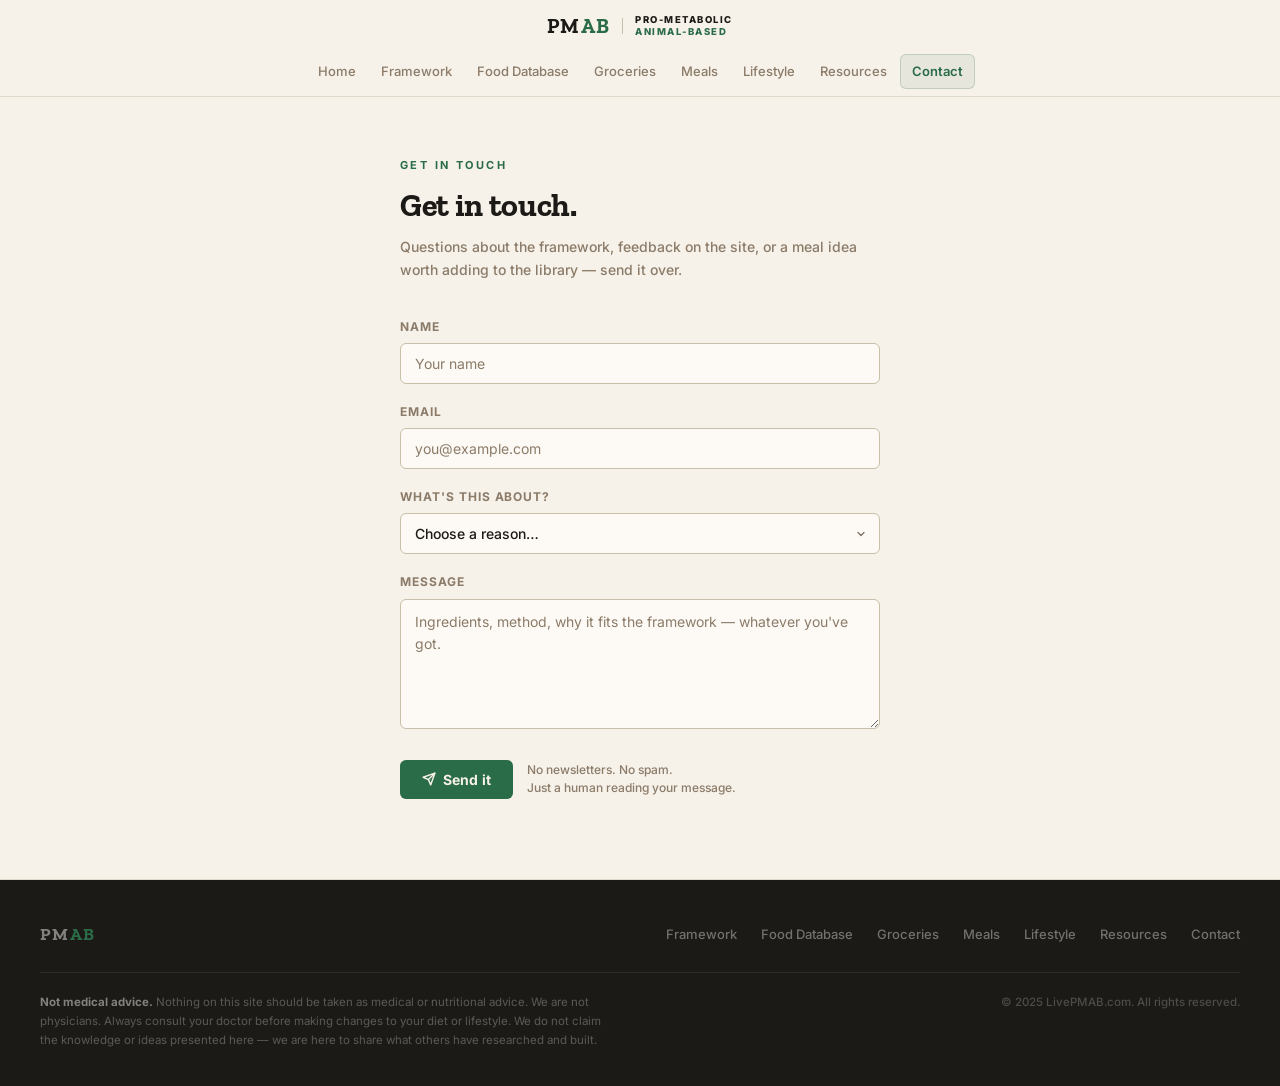
<file: contact.html>
<!DOCTYPE html>
<html lang="en">
<head>
  <meta charset="UTF-8" />
  <meta name="viewport" content="width=device-width, initial-scale=1.0" />
  <title>PMAB - Contact</title>
  <meta name="description" content="Get in touch with PMAB. Questions, feedback, or a meal idea worth adding to the library."/>
  <meta name="keywords" content="PMAB contact, pro metabolic diet questions, animal based diet feedback, submit meal idea, PMAB community"/>
  <meta property="og:title" content="PMAB - Contact"/>
  <meta property="og:description" content="Get in touch with PMAB. Questions, feedback, or a meal idea worth adding to the library."/>
  <meta property="og:type" content="website"/>
  <link rel="icon" type="image/png" href="/images/favicon-96x96.png" sizes="96x96" />
  <link rel="icon" type="image/svg+xml" href="/images/favicon.svg" />
  <link rel="shortcut icon" href="/images/favicon.ico" />
  <link rel="apple-touch-icon" sizes="180x180" href="/images/apple-touch-icon.png" />
  <link rel="manifest" href="/images/site.webmanifest" />
  <link rel="preconnect" href="https://fonts.googleapis.com" />
  <link rel="preconnect" href="https://fonts.gstatic.com" crossorigin />
  <link href="https://fonts.googleapis.com/css2?family=Zilla+Slab:wght@400;600;700&family=Inter:wght@400;500;600;700&display=swap" rel="stylesheet" />
  <link rel="stylesheet" href="shared.css"/>

  <style>

    *, *::before, *::after { box-sizing: border-box; margin: 0; padding: 0; }
    body {
      background: var(--bg);
      color: var(--text);
      font-family: var(--font-b);
      font-size: 15px;
      line-height: 1.6;
      min-height: 100vh;
      display: flex;
      flex-direction: column;
    }

    /* ── HEADER ─────────────────────────────────── */
    header {
      border-bottom: 1px solid var(--border);
      padding: 24px 32px;
      display: flex;
      align-items: center;
      justify-content: space-between;
      flex-wrap: wrap;
      gap: 16px;
      background: var(--bg);
    }

    .wordmark {
      display: flex;
      align-items: baseline;
      gap: 14px;
      text-decoration: none;
    }

    .wordmark-main {
      font-family: var(--font-d);
      font-size: 2.1rem;
      font-weight: 700;
      letter-spacing: 0.06em;
      color: var(--text);
      line-height: 1;
    }
    .wordmark-main span { color: var(--green); }

    .wordmark-divider { width: 1px; height: 22px; background: var(--border-hi); }

    .wordmark-sub {
      font-size: 11px;
      letter-spacing: 0.18em;
      text-transform: uppercase;
      color: var(--text-3);
      font-weight: 600;
      line-height: 1.3;
    }

    .header-nav {
      display: flex;
      gap: 2px;
      align-items: center;
    }

    .nav-link {
      padding: 7px 13px;
      border-radius: var(--r);
      font-size: 13px;
      font-weight: 600;
      color: var(--text-3);
      text-decoration: none;
      transition: all var(--ease);
      border: 1px solid transparent;
    }
    .nav-link:hover { color: var(--text-2); background: var(--bg-card2); }
    .nav-link.active {
      color: var(--green);
      border-color: var(--green);
      background: var(--green-lo);
    }

    /* ── MAIN ────────────────────────────────────── */
    main {
      flex: 1;
      display: flex;
      align-items: center;
      justify-content: center;
      padding: 60px 24px 80px;
    }

    .contact-wrap {
      width: 100%;
      max-width: 480px;
    }

    .contact-eyebrow {
      font-size: 11px;
      letter-spacing: 0.22em;
      text-transform: uppercase;
      color: var(--green);
      font-weight: 700;
      margin-bottom: 12px;
    }

    .contact-headline {
      font-family: var(--font-d);
      font-size: 2rem;
      font-weight: 700;
      color: var(--text);
      line-height: 1.2;
      margin-bottom: 10px;
      letter-spacing: -0.01em;
    }

    .contact-subhead {
      font-size: 14px;
      color: var(--text-3);
      font-weight: 500;
      line-height: 1.65;
      margin-bottom: 36px;
    }

    /* ── FORM ────────────────────────────────────── */
    .form-field {
      margin-bottom: 18px;
    }

    label {
      display: block;
      font-size: 12px;
      font-weight: 700;
      letter-spacing: 0.08em;
      text-transform: uppercase;
      color: var(--text-3);
      margin-bottom: 7px;
    }

    input[type="text"],
    input[type="email"],
    select,
    textarea {
      width: 100%;
      background: var(--bg-card);
      border: 1px solid var(--border-hi);
      border-radius: var(--r);
      color: var(--text);
      font-family: var(--font-b);
      font-size: 14px;
      font-weight: 500;
      padding: 11px 14px;
      outline: none;
      transition: border-color var(--ease);
      appearance: none;
      -webkit-appearance: none;
    }

    input:focus, select:focus, textarea:focus {
      border-color: var(--green);
    }

    input::placeholder, textarea::placeholder {
      color: var(--text-3);
      font-weight: 400;
    }

    select {
      background-image: url("data:image/svg+xml,%3Csvg xmlns='http://www.w3.org/2000/svg' width='12' height='12' viewBox='0 0 24 24' fill='none' stroke='%237a7060' stroke-width='2.5' stroke-linecap='round' stroke-linejoin='round'%3E%3Cpolyline points='6 9 12 15 18 9'%3E%3C/polyline%3E%3C/svg%3E");
      background-repeat: no-repeat;
      background-position: right 12px center;
      padding-right: 36px;
      cursor: pointer;
    }

    select option {
      background: var(--bg-card);
      color: var(--text);
    }

    textarea {
      resize: vertical;
      min-height: 130px;
      line-height: 1.6;
    }

    /* meal fields — revealed when type = submit-meal */
    .meal-fields {
      display: none;
      border-top: 1px solid var(--border);
      padding-top: 18px;
      margin-top: 4px;
    }
    .meal-fields.visible { display: block; }

    .meal-fields-label {
      font-size: 12px;
      font-weight: 700;
      letter-spacing: 0.08em;
      text-transform: uppercase;
      color: var(--green);
      margin-bottom: 14px;
      display: flex;
      align-items: center;
      gap: 6px;
    }

    /* ── SUBMIT ──────────────────────────────────── */
    .form-submit {
      margin-top: 24px;
      display: flex;
      align-items: center;
      gap: 14px;
    }

    .btn-primary {
      display: inline-flex;
      align-items: center;
      gap: 7px;
      padding: 11px 22px;
      border-radius: var(--r);
      font-family: var(--font-b);
      font-size: 14px;
      font-weight: 700;
      cursor: pointer;
      border: none;
      background: var(--green);
      color: var(--bg);
      transition: background var(--ease);
      letter-spacing: 0.01em;
    }
    .btn-primary:hover { background: var(--green-hi); }

    .form-note {
      font-size: 12px;
      color: var(--text-3);
      font-weight: 500;
      line-height: 1.5;
    }

    /* ── SUCCESS ─────────────────────────────────── */
    .success-state {
      display: none;
      text-align: center;
      padding: 48px 0;
    }

    .success-state.visible { display: block; }

    .success-icon {
      font-size: 2.5rem;
      margin-bottom: 16px;
    }

    .success-head {
      font-family: var(--font-d);
      font-size: 1.4rem;
      font-weight: 700;
      color: var(--text);
      margin-bottom: 8px;
    }

    .success-body {
      font-size: 14px;
      color: var(--text-3);
      font-weight: 500;
      line-height: 1.65;
      margin-bottom: 28px;
    }

    .btn-ghost {
      display: inline-flex;
      align-items: center;
      gap: 6px;
      padding: 9px 18px;
      border-radius: var(--r);
      font-family: var(--font-b);
      font-size: 13px;
      font-weight: 600;
      cursor: pointer;
      background: transparent;
      border: 1px solid var(--border-hi);
      color: var(--text-2);
      text-decoration: none;
      transition: all var(--ease);
    }
    .btn-ghost:hover { border-color: var(--green); color: var(--green); }

    /* ── RESPONSIVE ──────────────────────────────── */
    @media (max-width: 600px) {
      header { padding: 16px 18px; }
      .wordmark-divider, .wordmark-sub { display: none; }
      main { padding: 40px 18px 60px; align-items: flex-start; }
      .contact-headline { font-size: 1.7rem; }
    }
  </style>
</head>
<body>

<div class="logo-strip">
  <a class="nav-logo" href="index.html">
    <span class="nav-mark">PM<em>AB</em></span>
    <span class="nav-sep"></span>
    <span class="nav-sub"><span class="sub-pm">Pro-Metabolic</span><br><span class="sub-ab">Animal-Based</span></span>
  </a>
</div>
<nav class="site-nav">
  <ul class="nav-links">
    <li><a href="index.html">Home</a></li>
    <li><a href="framework.html">Framework</a></li>
    <li><a href="foods.html">Food Database</a></li>
    <li><a href="groceries.html">Groceries</a></li>
    <li><a href="meals.html">Meals</a></li>
    <li><a href="lifestyle.html">Lifestyle</a></li>
    <li><a href="resources.html">Resources</a></li>
    <li><a href="contact.html" class="active">Contact</a></li>
  </ul>
</nav>

<main>
  <div class="contact-wrap">

    <div id="form-state">
      <div class="contact-eyebrow">Get in touch</div>
      <h1 class="contact-headline">Get in touch.</h1>
      <p class="contact-subhead">Questions about the framework, feedback on the site, or a meal idea worth adding to the library — send it over.</p>

      <form id="contact-form" onsubmit="handleSubmit(event)">

        <div class="form-field">
          <label for="name">Name</label>
          <input type="text" id="name" name="name" placeholder="Your name" required />
        </div>

        <div class="form-field">
          <label for="email">Email</label>
          <input type="email" id="email" name="email" placeholder="you@example.com" required />
        </div>

        <div class="form-field">
          <label for="type">What's this about?</label>
          <select id="type" name="type" onchange="onTypeChange(this.value)" required>
            <option value="" disabled selected>Choose a reason…</option>
            <option value="submit-meal">Submit a meal idea</option>
            <option value="question">General question</option>
            <option value="feedback">Site feedback</option>
            <option value="other">Something else</option>
          </select>
        </div>

        <!-- Meal-specific fields — shown when type = submit-meal -->
        <div class="meal-fields" id="meal-fields">
          <div class="meal-fields-label">
            <svg width="13" height="13" viewBox="0 0 24 24" fill="none" stroke="currentColor" stroke-width="2.5" stroke-linecap="round" stroke-linejoin="round"><path d="M3 2v7c0 1.1.9 2 2 2h4a2 2 0 0 0 2-2V2"/><path d="M7 2v20"/><path d="M21 15V2a5 5 0 0 0-5 5v6c0 1.1.9 2 2 2h3Zm0 0v7"/></svg>
            Meal details
          </div>

          <div class="form-field">
            <label for="meal-name">Meal name</label>
            <input type="text" id="meal-name" name="meal-name" placeholder="e.g. Butter-poached shrimp over rice" />
          </div>

          <div class="form-field">
            <label for="meal-category">Category</label>
            <select id="meal-category" name="meal-category">
              <option value="" disabled selected>Choose a category…</option>
              <option value="breakfast">Breakfast</option>
              <option value="lunch">Lunch</option>
              <option value="dinner">Dinner</option>
              <option value="snack">Snack or drink</option>
              <option value="side">Side or extra</option>
            </select>
          </div>
        </div>

        <div class="form-field">
          <label for="message">Message</label>
          <textarea id="message" name="message" placeholder="Ingredients, method, why it fits the framework — whatever you've got." required></textarea>
        </div>

        <div class="form-submit">
          <button type="submit" class="btn-primary">
            <svg width="14" height="14" viewBox="0 0 24 24" fill="none" stroke="currentColor" stroke-width="2.5" stroke-linecap="round" stroke-linejoin="round"><path d="m22 2-7 20-4-9-9-4Z"/><path d="M22 2 11 13"/></svg>
            Send it
          </button>
          <span class="form-note">No newsletters. No spam.<br>Just a human reading your message.</span>
        </div>

      </form>
    </div>

    <!-- SUCCESS STATE -->
    <div class="success-state" id="success-state">
      <div class="success-icon">🥩</div>
      <div class="success-head" id="success-head">Got it.</div>
      <p class="success-body" id="success-body">Thanks for reaching out — we'll be in touch.</p>
      <a class="btn-ghost" href="index.html">
        <svg width="13" height="13" viewBox="0 0 24 24" fill="none" stroke="currentColor" stroke-width="2.5" stroke-linecap="round" stroke-linejoin="round"><path d="m12 19-7-7 7-7"/><path d="M19 12H5"/></svg>
        Back to the site
      </a>
    </div>

  </div>
</main>

<script>

  // Pre-select "submit a meal" if coming from meals.html?type=meal
  window.addEventListener('DOMContentLoaded', () => {
    const params = new URLSearchParams(window.location.search);
    if (params.get('type') === 'meal') {
      const sel = document.getElementById('type');
      sel.value = 'submit-meal';
      onTypeChange('submit-meal');
    }
  });

  function onTypeChange(val) {
    const fields = document.getElementById('meal-fields');
    fields.classList.toggle('visible', val === 'submit-meal');
    }

  function handleSubmit(e) {
    e.preventDefault();
    const type = document.getElementById('type').value;
    const isMeal = type === 'submit-meal';

    document.getElementById('form-state').style.display = 'none';

    const head = document.getElementById('success-head');
    const body = document.getElementById('success-body');

    if (isMeal) {
      const mealName = document.getElementById('meal-name').value;
      head.textContent = 'Meal received.';
      body.textContent = mealName
        ? `"${mealName}" is in the queue. If it fits the framework, it'll show up in the library.`
        : 'Your meal idea is in the queue. If it fits the framework, it\'ll show up in the library.';
    } else {
      head.textContent = 'Got it.';
      body.textContent = 'Thanks for reaching out — we\'ll be in touch.';
    }

    document.getElementById('success-state').classList.add('visible');
    }
</script>
<footer class="site-footer">
  <div class="footer-top">
    <div class="footer-mark">PM<em>AB</em></div>
    <ul class="footer-links">
      <li><a href="framework.html">Framework</a></li>
      <li><a href="foods.html">Food Database</a></li>
      <li><a href="groceries.html">Groceries</a></li>
      <li><a href="meals.html">Meals</a></li>
      <li><a href="lifestyle.html">Lifestyle</a></li>
      <li><a href="resources.html">Resources</a></li>
      <li><a href="contact.html">Contact</a></li>
    </ul>
  </div>
  <div class="footer-bottom">
    <p class="footer-disclaimer"><strong>Not medical advice.</strong> Nothing on this site should be taken as medical or nutritional advice. We are not physicians. Always consult your doctor before making changes to your diet or lifestyle. We do not claim the knowledge or ideas presented here — we are here to share what others have researched and built.</p>
    <p class="footer-copy">&copy; 2025 LivePMAB.com. All rights reserved.</p>
  </div>
</footer>
</body>
</html>
</file>
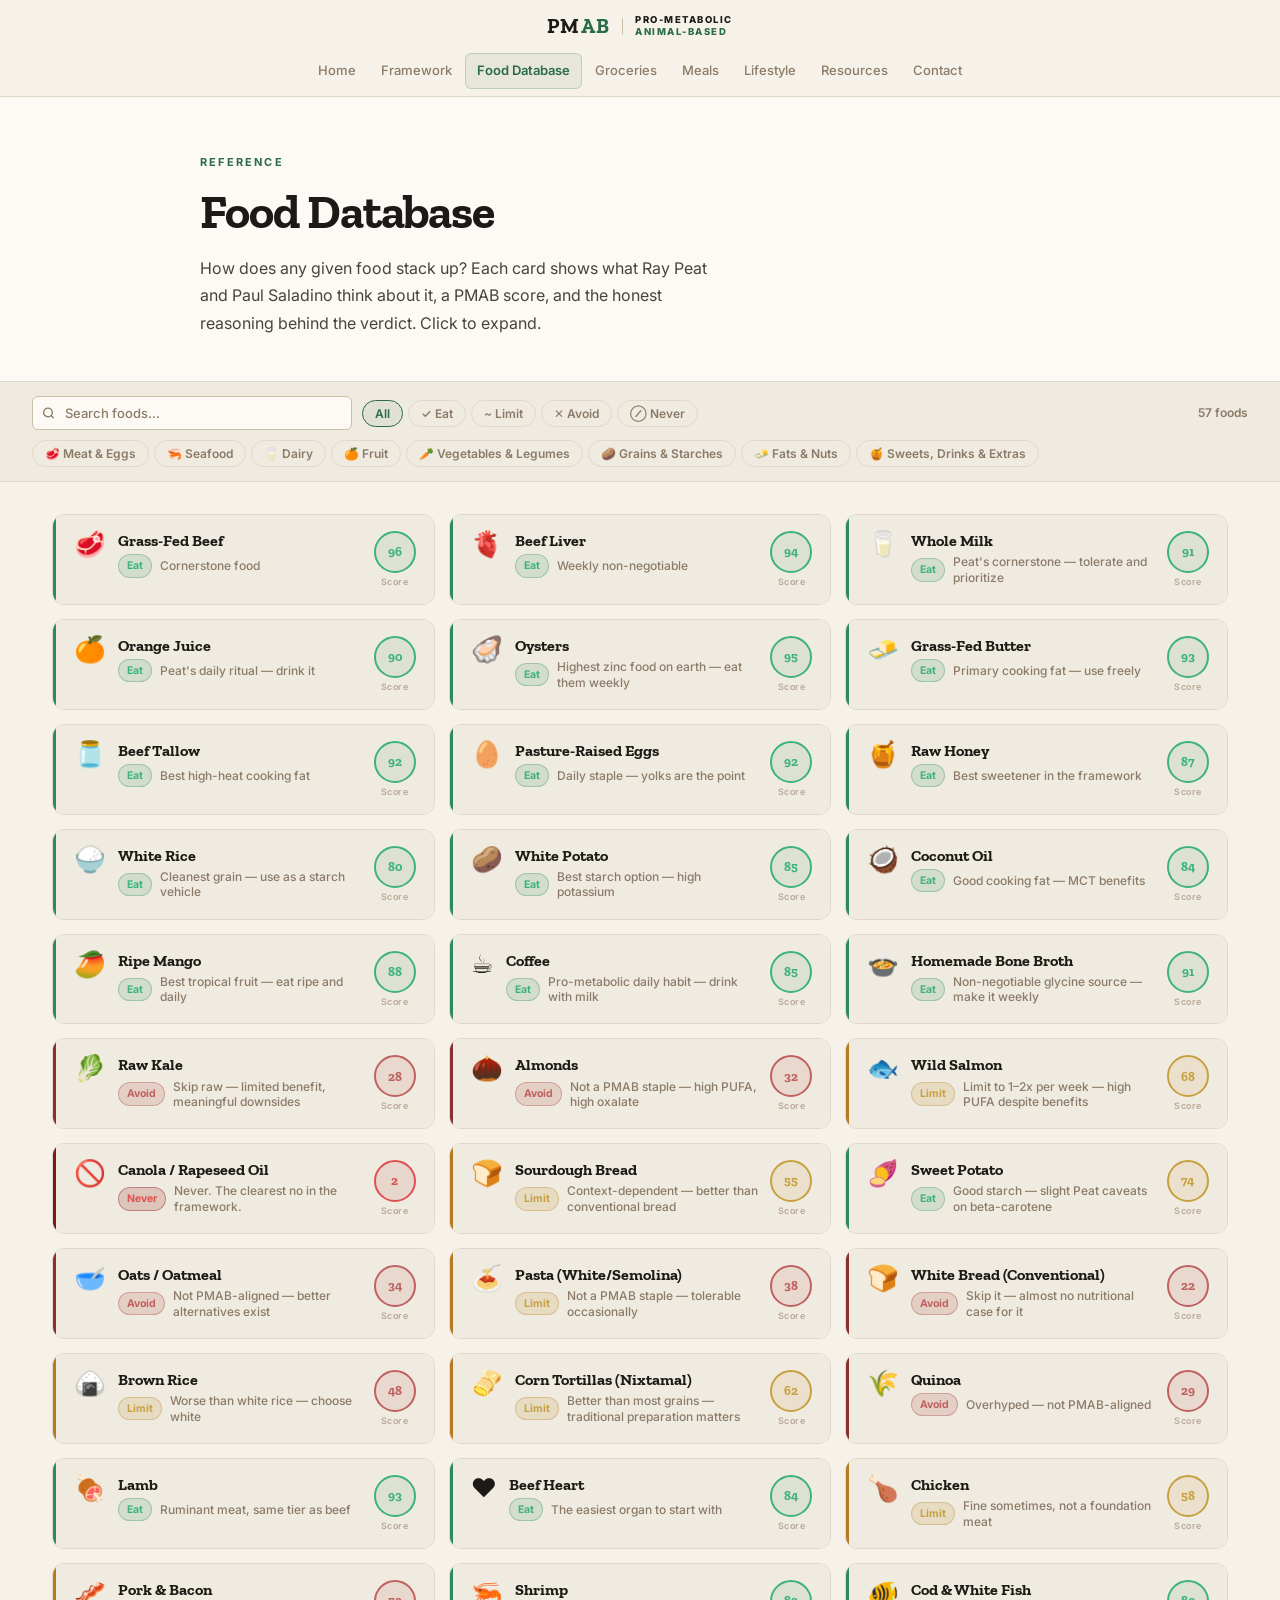
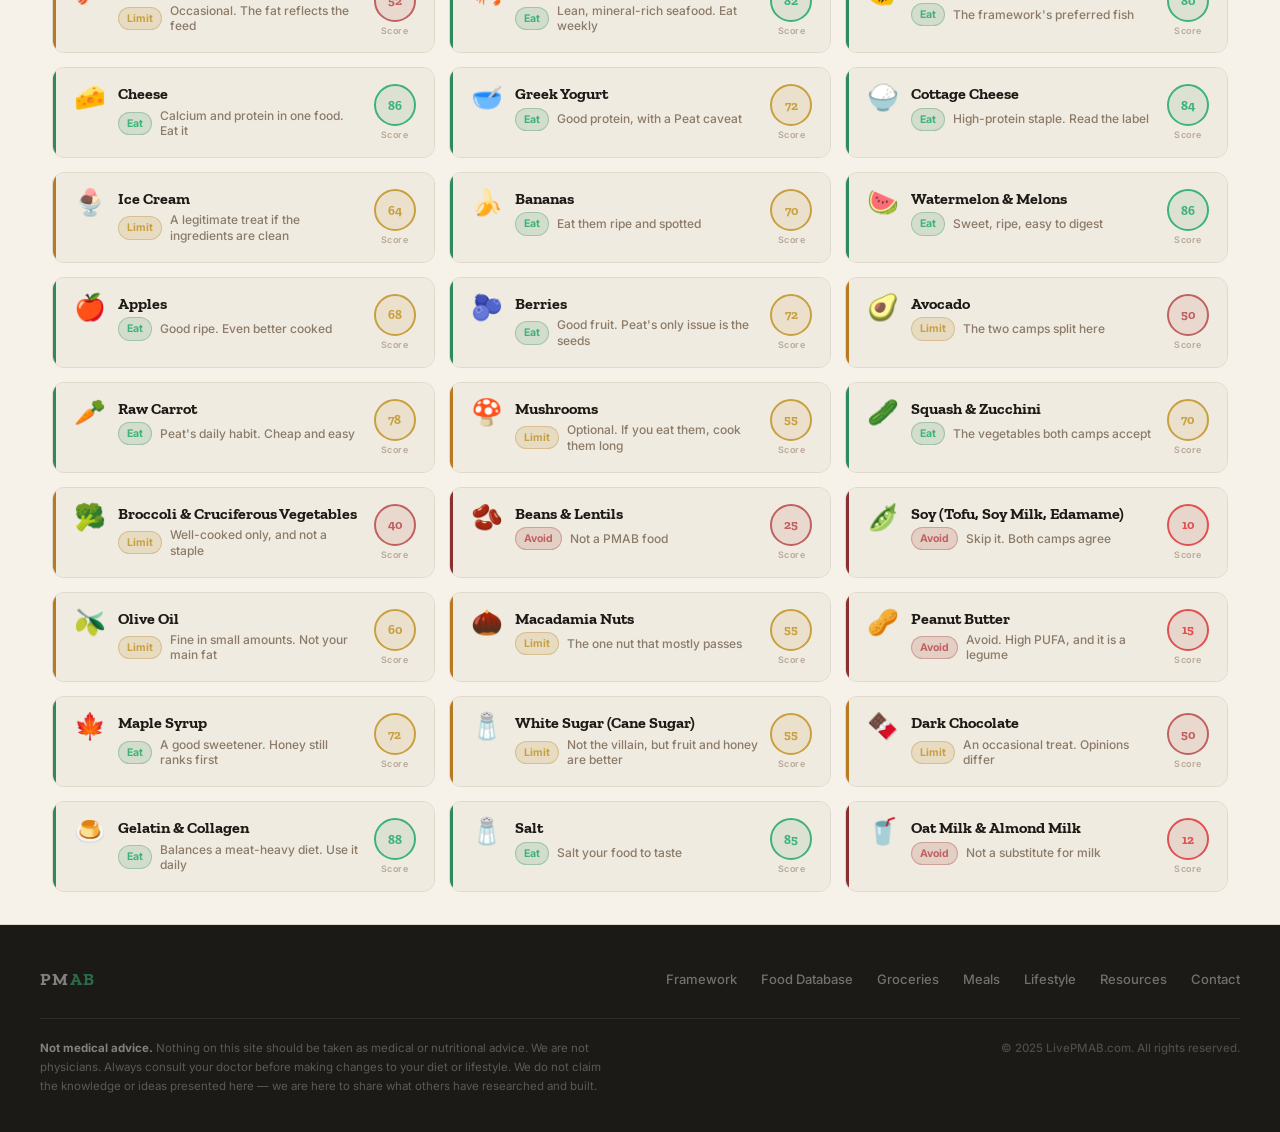
<file: foods.html>
<!DOCTYPE html>
<html lang="en">
<head>
  <meta charset="UTF-8"/>
  <meta name="viewport" content="width=device-width,initial-scale=1.0"/>
  <title>PMAB - Food Database</title>
  <meta name="description" content="Search any food and get a PMAB score, Ray Peat's view, Paul Saladino's view, and a plain-language verdict. 20+ foods covered."/>
  <meta name="keywords" content="ray peat food list, paul saladino food list, animal based food database, pro metabolic foods, PUFA foods to avoid, seed oil free foods, best foods for thyroid, nutrient dense foods, animal based approved foods, raw dairy nutrition, organ meat nutrition"/>
  <meta property="og:title" content="PMAB - Food Database"/>
  <meta property="og:description" content="Search any food and get a PMAB score, Ray Peat's view, Paul Saladino's view, and a plain-language verdict. 20+ foods covered."/>
  <meta property="og:type" content="website"/>
  <link rel="icon" type="image/png" href="/images/favicon-96x96.png" sizes="96x96" />
  <link rel="icon" type="image/svg+xml" href="/images/favicon.svg" />
  <link rel="shortcut icon" href="/images/favicon.ico" />
  <link rel="apple-touch-icon" sizes="180x180" href="/images/apple-touch-icon.png" />
  <link rel="manifest" href="/images/site.webmanifest" />
  <link rel="preconnect" href="https://fonts.googleapis.com"/>
  <link rel="preconnect" href="https://fonts.gstatic.com" crossorigin/>
  <link href="https://fonts.googleapis.com/css2?family=Zilla+Slab:wght@400;600;700&family=Inter:wght@400;500;600;700&display=swap" rel="stylesheet"/>
  <link rel="stylesheet" href="shared.css"/>
  <script src="foods.js"></script>
  <style>
    /* ── TOOLBAR ───────────────────────────── */
    .db-toolbar {
      border-bottom: 1px solid var(--border);
      padding: 14px 32px;
      background: var(--bg-card2);
      display: flex;
      gap: 10px;
      align-items: center;
      flex-wrap: wrap;
      position: sticky;
      top: 60px;
      z-index: 100;
    }

    .search-wrap {
      position: relative;
      flex: 1;
      max-width: 320px;
    }
    .search-icon {
      position: absolute;
      left: 10px;
      top: 50%;
      transform: translateY(-50%);
      color: var(--text-3);
    }
    #search {
      width: 100%;
      background: var(--bg-card);
      border: 1px solid var(--border-hi);
      border-radius: var(--r);
      color: var(--text);
      font-family: var(--font-b);
      font-size: 13px;
      font-weight: 500;
      padding: 8px 12px 8px 32px;
      outline: none;
      transition: border-color var(--ease);
    }
    #search::placeholder { color: var(--text-3); }
    #search:focus { border-color: var(--green); }

    .filter-chips {
      display: flex;
      gap: 5px;
      flex-wrap: wrap;
    }
    .chip {
      padding: 5px 12px;
      border-radius: 999px;
      border: 1px solid var(--border);
      background: transparent;
      color: var(--text-3);
      font-size: 12px;
      font-family: var(--font-b);
      font-weight: 600;
      cursor: pointer;
      transition: all var(--ease);
      white-space: nowrap;
    }
    .chip:hover { border-color: var(--border-mid); color: var(--text-2); }
    .chip.active { border-color: var(--green); color: var(--green); background: var(--green-lo); }

    .db-count {
      margin-left: auto;
      font-size: 12px;
      font-weight: 600;
      color: var(--text-3);
      white-space: nowrap;
    }

    /* ── GRID ──────────────────────────────── */
    .db-grid {
      padding: 32px;
      display: grid;
      grid-template-columns: repeat(auto-fill, minmax(320px, 1fr));
      gap: 14px;
      max-width: var(--container-wide);
      margin: 0 auto;
    }

    /* ── FOOD CARD ─────────────────────────── */
    .food-card {
      background: var(--bg-card);
      border: 1px solid var(--border);
      border-radius: var(--r-lg);
      overflow: hidden;
      cursor: pointer;
      transition: border-color var(--ease), transform var(--ease);
    }
    .food-card:hover { border-color: var(--border-mid); transform: translateY(-1px); }
    .food-card.hidden { display: none; }

    .food-card-header {
      padding: 16px 18px 14px;
      border-left: 3px solid;
      background: var(--bg-card2);
      display: flex;
      align-items: flex-start;
      gap: 12px;
    }

    .food-emoji { font-size: 1.6rem; line-height: 1; flex-shrink: 0; }

    .food-meta { flex: 1; min-width: 0; }

    .food-name {
      font-family: var(--font-d);
      font-size: 1rem;
      font-weight: 700;
      color: var(--text);
      line-height: 1.2;
      margin-bottom: 4px;
    }

    .food-verdict-row {
      display: flex;
      align-items: center;
      gap: 8px;
    }

    .verdict-badge {
      font-size: 10.5px;
      font-weight: 700;
      padding: 2px 8px;
      border-radius: 999px;
      white-space: nowrap;
    }
    .verdict-yes   { background: rgba(45,138,94,0.15); border: 1px solid rgba(45,138,94,0.3); color: #3db37a; }
    .verdict-limit { background: rgba(180,130,30,0.15); border: 1px solid rgba(180,130,30,0.3); color: #c8a040; }
    .verdict-no    { background: rgba(160,50,50,0.15); border: 1px solid rgba(160,50,50,0.3); color: #c06060; }
    .verdict-never { background: rgba(140,30,30,0.18); border: 1px solid rgba(140,30,30,0.4); color: #e05050; }

    .food-verdict-label {
      font-size: 12px;
      color: var(--text-3);
      font-weight: 500;
      line-height: 1.3;
    }

    /* SCORE RING */
    .score-wrap {
      display: flex;
      flex-direction: column;
      align-items: center;
      gap: 2px;
      flex-shrink: 0;
    }
    .score-ring {
      width: 42px;
      height: 42px;
      border-radius: 50%;
      display: flex;
      align-items: center;
      justify-content: center;
      font-family: var(--font-d);
      font-size: 13px;
      font-weight: 700;
      border: 2px solid;
    }
    .score-high  { border-color: #3db37a; color: #3db37a; background: rgba(45,138,94,0.1); }
    .score-mid   { border-color: #c8a040; color: #c8a040; background: rgba(180,130,30,0.1); }
    .score-low   { border-color: #c06060; color: #c06060; background: rgba(160,50,50,0.1); }
    .score-never { border-color: #e05050; color: #e05050; background: rgba(140,30,30,0.1); }
    .score-label { font-size: 9px; color: var(--text-4); font-weight: 600; letter-spacing: 0.05em; }

    /* EXPAND BODY */
    .food-body {
      display: none;
      padding: 0 18px 16px;
      border-top: 1px solid var(--border);
    }
    .food-body.open { display: block; }

    .views-grid {
      display: grid;
      grid-template-columns: 1fr 1fr;
      gap: 10px;
      padding: 14px 0 12px;
    }

    .view-block {
      padding: 12px 14px;
      border: 1px solid var(--border);
      border-radius: var(--r);
      background: var(--bg);
    }

    .view-name {
      font-size: 10.5px;
      font-weight: 700;
      letter-spacing: 0.1em;
      text-transform: uppercase;
      color: var(--text-3);
      margin-bottom: 6px;
      display: flex;
      align-items: center;
      gap: 5px;
    }

    .view-rating {
      display: inline-block;
      width: 8px;
      height: 8px;
      border-radius: 50%;
      flex-shrink: 0;
    }
    .r-strong-yes { background: #3db37a; }
    .r-yes        { background: #7ab870; }
    .r-mixed      { background: #c8a040; }
    .r-limit      { background: #c8a040; }
    .r-no         { background: #c06060; }
    .r-strong-no  { background: #e05050; }

    .view-text {
      font-size: 12px;
      color: var(--text-2);
      line-height: 1.6;
      font-weight: 400;
    }

    .pmab-block {
      padding: 12px 14px;
      border: 1px solid var(--green-bd);
      border-radius: var(--r);
      background: var(--green-lo);
      margin-bottom: 12px;
    }

    .pmab-block-label {
      font-size: 10.5px;
      font-weight: 700;
      letter-spacing: 0.1em;
      text-transform: uppercase;
      color: var(--green);
      margin-bottom: 6px;
    }

    .pmab-block-text {
      font-size: 12.5px;
      color: var(--text);
      line-height: 1.6;
      font-weight: 500;
    }

    .nutrients-row {
      display: flex;
      flex-wrap: wrap;
      gap: 5px;
      margin-bottom: 10px;
    }

    .nutrient-chip {
      font-size: 11px;
      font-weight: 600;
      padding: 2px 8px;
      border-radius: 999px;
      background: var(--bg);
      border: 1px solid var(--border-hi);
      color: var(--text-3);
    }

    .concerns-list {
      display: flex;
      flex-direction: column;
      gap: 4px;
    }
    .concern-item {
      font-size: 12px;
      color: var(--text-3);
      display: flex;
      gap: 7px;
      align-items: flex-start;
      font-weight: 500;
      line-height: 1.45;
    }
    .concern-dot { color: #c07050; flex-shrink: 0; font-size: 14px; line-height: 1; }

    .section-micro {
      font-size: 10px;
      font-weight: 700;
      letter-spacing: 0.1em;
      text-transform: uppercase;
      color: var(--text-4);
      margin-bottom: 6px;
      display: block;
    }

    /* empty state */
    .db-empty {
      grid-column: 1/-1;
      text-align: center;
      padding: 80px 32px;
      color: var(--text-3);
    }
    .db-empty-icon { font-size: 2rem; margin-bottom: 12px; }
    .db-empty h3 { font-family: var(--font-d); font-size: 1.1rem; color: var(--text-2); margin-bottom: 6px; }

    @media (max-width: 640px) {
      .db-toolbar { padding: 12px 16px; top: 54px; }
      .db-grid { padding: 16px; }
      .views-grid { grid-template-columns: 1fr; }
      .search-wrap { max-width: 100%; }
      .db-count { display: none; }
    }
  </style>
</head>
<body>

<div class="logo-strip">
  <a class="nav-logo" href="index.html">
    <span class="nav-mark">PM<em>AB</em></span>
    <span class="nav-sep"></span>
    <span class="nav-sub"><span class="sub-pm">Pro-Metabolic</span><br><span class="sub-ab">Animal-Based</span></span>
  </a>
</div>
<nav class="site-nav">
  <ul class="nav-links">
    <li><a href="index.html">Home</a></li>
    <li><a href="framework.html">Framework</a></li>
    <li><a href="foods.html" class="active">Food Database</a></li>
    <li><a href="groceries.html">Groceries</a></li>
    <li><a href="meals.html">Meals</a></li>
    <li><a href="lifestyle.html">Lifestyle</a></li>
    <li><a href="resources.html">Resources</a></li>
    <li><a href="contact.html">Contact</a></li>
  </ul>
</nav>

<section class="page-hero">
  <div class="container">
    <span class="eyebrow">Reference</span>
    <h1 class="page-title">Food Database</h1>
    <p class="page-sub">How does any given food stack up? Each card shows what Ray Peat and Paul Saladino think about it, a PMAB score, and the honest reasoning behind the verdict. Click to expand.</p>
  </div>
</section>

<div class="db-toolbar">
  <div class="search-wrap">
    <svg class="search-icon" xmlns="http://www.w3.org/2000/svg" width="13" height="13" viewBox="0 0 24 24" fill="none" stroke="currentColor" stroke-width="2.5" stroke-linecap="round" stroke-linejoin="round"><circle cx="11" cy="11" r="8"/><line x1="21" y1="21" x2="16.65" y2="16.65"/></svg>
    <input type="text" id="search" placeholder="Search foods…" oninput="filterFoods()"/>
  </div>
  <div class="filter-chips">
    <button class="chip active" data-verdict="all" onclick="setVerdict('all',this)">All</button>
    <button class="chip" data-verdict="yes" onclick="setVerdict('yes',this)">✓ Eat</button>
    <button class="chip" data-verdict="limit" onclick="setVerdict('limit',this)">~ Limit</button>
    <button class="chip" data-verdict="no" onclick="setVerdict('no',this)">✕ Avoid</button>
    <button class="chip" data-verdict="never" onclick="setVerdict('never',this)">⊘ Never</button>
  </div>
  <div class="filter-chips" style="flex-basis:100%;order:3;">
    <button class="chip" data-category="meat" onclick="setCategory('meat',this)">🥩 Meat &amp; Eggs</button>
    <button class="chip" data-category="seafood" onclick="setCategory('seafood',this)">🦐 Seafood</button>
    <button class="chip" data-category="dairy" onclick="setCategory('dairy',this)">🥛 Dairy</button>
    <button class="chip" data-category="fruit" onclick="setCategory('fruit',this)">🍊 Fruit</button>
    <button class="chip" data-category="veg" onclick="setCategory('veg',this)">🥕 Vegetables &amp; Legumes</button>
    <button class="chip" data-category="starch" onclick="setCategory('starch',this)">🥔 Grains &amp; Starches</button>
    <button class="chip" data-category="fats" onclick="setCategory('fats',this)">🧈 Fats &amp; Nuts</button>
    <button class="chip" data-category="other" onclick="setCategory('other',this)">🍯 Sweets, Drinks &amp; Extras</button>
  </div>
  <div class="db-count" id="db-count">57 foods</div>
</div>

<div class="db-grid" id="db-grid"></div>

<footer class="site-footer">
  <div class="footer-top">
    <div class="footer-mark">PM<em>AB</em></div>
    <ul class="footer-links">
      <li><a href="framework.html">Framework</a></li>
      <li><a href="foods.html">Food Database</a></li>
      <li><a href="groceries.html">Groceries</a></li>
      <li><a href="meals.html">Meals</a></li>
      <li><a href="lifestyle.html">Lifestyle</a></li>
      <li><a href="resources.html">Resources</a></li>
      <li><a href="contact.html">Contact</a></li>
    </ul>
  </div>
  <div class="footer-bottom">
    <p class="footer-disclaimer"><strong>Not medical advice.</strong> Nothing on this site should be taken as medical or nutritional advice. We are not physicians. Always consult your doctor before making changes to your diet or lifestyle. We do not claim the knowledge or ideas presented here — we are here to share what others have researched and built.</p>
    <p class="footer-copy">&copy; 2025 LivePMAB.com. All rights reserved.</p>
  </div>
</footer>

<script>
let activeVerdict = 'all';
let searchQ = '';

const BORDER_COLORS = {
  yes: '#2d8a5e', limit: '#b87a20', no: '#8a3030', never: '#7a1a1a'
};

function scoreClass(s) {
  if (s >= 80) return 'score-high';
  if (s >= 55) return 'score-mid';
  if (s >= 20) return 'score-low';
  return 'score-never';
}

function ratingDot(r) {
  const map = { 'strong-yes':'r-strong-yes','yes':'r-yes','mixed':'r-mixed','limit':'r-limit','no':'r-no','strong-no':'r-strong-no' };
  return map[r] || 'r-mixed';
}

function ratingLabel(r) {
  const map = { 'strong-yes':'Strong Yes','yes':'Yes','mixed':'Mixed','limit':'Limit','no':'No','strong-no':'Strong No' };
  return map[r] || r;
}

function buildCard(food) {
  const borderColor = BORDER_COLORS[food.verdictType] || '#2d8a5e';
  const sc = scoreClass(food.score);

  const nutrients = food.nutrients.length
    ? `<div style="margin-bottom:10px;"><span class="section-micro">Key Nutrients</span><div class="nutrients-row">${food.nutrients.map(n=>`<span class="nutrient-chip">${n}</span>`).join('')}</div></div>`
    : '';

  const concerns = food.concerns.length
    ? `<div><span class="section-micro">Watch Out</span><div class="concerns-list">${food.concerns.map(c=>`<div class="concern-item"><span class="concern-dot">·</span><span>${c}</span></div>`).join('')}</div></div>`
    : '';

  return `
    <div class="food-card" data-verdict="${food.verdictType}" data-name="${food.name.toLowerCase()}" id="card-${food.id}" onclick="toggleCard('${food.id}')">
      <div class="food-card-header" style="border-left-color:${borderColor}">
        <div class="food-emoji">${food.emoji}</div>
        <div class="food-meta">
          <div class="food-name">${food.name}</div>
          <div class="food-verdict-row">
            <span class="verdict-badge verdict-${food.verdictType}">${food.verdictType === 'never' ? 'Never' : food.verdictType === 'no' ? 'Avoid' : food.verdictType === 'limit' ? 'Limit' : 'Eat'}</span>
            <span class="food-verdict-label">${food.verdict}</span>
          </div>
        </div>
        <div class="score-wrap">
          <div class="score-ring ${sc}">${food.score}</div>
          <div class="score-label">Score</div>
        </div>
      </div>
      <div class="food-body" id="body-${food.id}">
        <div class="views-grid">
          <div class="view-block">
            <div class="view-name">
              <span class="view-rating ${ratingDot(food.peat.rating)}"></span>
              Ray Peat — ${ratingLabel(food.peat.rating)}
            </div>
            <div class="view-text">${food.peat.summary}</div>
          </div>
          <div class="view-block">
            <div class="view-name">
              <span class="view-rating ${ratingDot(food.saladino.rating)}"></span>
              Saladino — ${ratingLabel(food.saladino.rating)}
            </div>
            <div class="view-text">${food.saladino.summary}</div>
          </div>
        </div>
        <div class="pmab-block">
          <div class="pmab-block-label">PMAB Verdict</div>
          <div class="pmab-block-text">${food.pmab}</div>
        </div>
        ${nutrients}
        ${concerns}
      </div>
    </div>
  `;
}

function render() {
  const grid = document.getElementById('db-grid');
  const visible = FOODS_DB.filter(f => {
    const matchV = activeVerdict === 'all' || f.verdictType === activeVerdict;
    const matchS = !searchQ || f.name.toLowerCase().includes(searchQ) || f.category.toLowerCase().includes(searchQ);
    const matchCat = activeCategory === 'all' || (CATEGORY_GROUPS[activeCategory] || []).includes(f.category);
    return matchV && matchS && matchCat;
  });

  if (!visible.length) {
    grid.innerHTML = `<div class="db-empty"><div class="db-empty-icon">🔍</div><h3>No matches</h3><p>Try adjusting your search or filter.</p></div>`;
    document.getElementById('db-count').textContent = '0 foods';
    return;
  }

  grid.innerHTML = visible.map(buildCard).join('');
  document.getElementById('db-count').textContent = `${visible.length} food${visible.length !== 1 ? 's' : ''}`;
}

function toggleCard(id) {
  const body = document.getElementById(`body-${id}`);
  body.classList.toggle('open');
}

function setVerdict(v, el) {
  activeVerdict = v;
  document.querySelectorAll('.chip[data-verdict]').forEach(c => c.classList.remove('active'));
  el.classList.add('active');
  render();
}

let activeCategory = 'all';

const CATEGORY_GROUPS = {
  meat: ['meat', 'organs', 'protein'],
  seafood: ['fish', 'shellfish'],
  dairy: ['dairy'],
  fruit: ['fruit'],
  veg: ['vegetable', 'legume'],
  starch: ['grain', 'starch'],
  fats: ['fats', 'nuts', 'seed-oil'],
  other: ['sweetener', 'beverage', 'functional']
};

// Clicking the active category chip again clears it
function setCategory(cat, btn) {
  const wasActive = activeCategory === cat;
  activeCategory = wasActive ? 'all' : cat;
  document.querySelectorAll('.chip[data-category]').forEach(b => b.classList.remove('active'));
  if (!wasActive) btn.classList.add('active');
  render();
}

function filterFoods() {
  searchQ = document.getElementById('search').value.toLowerCase().trim();
  render();
}

render();
</script>
</body>
</html>
</file>
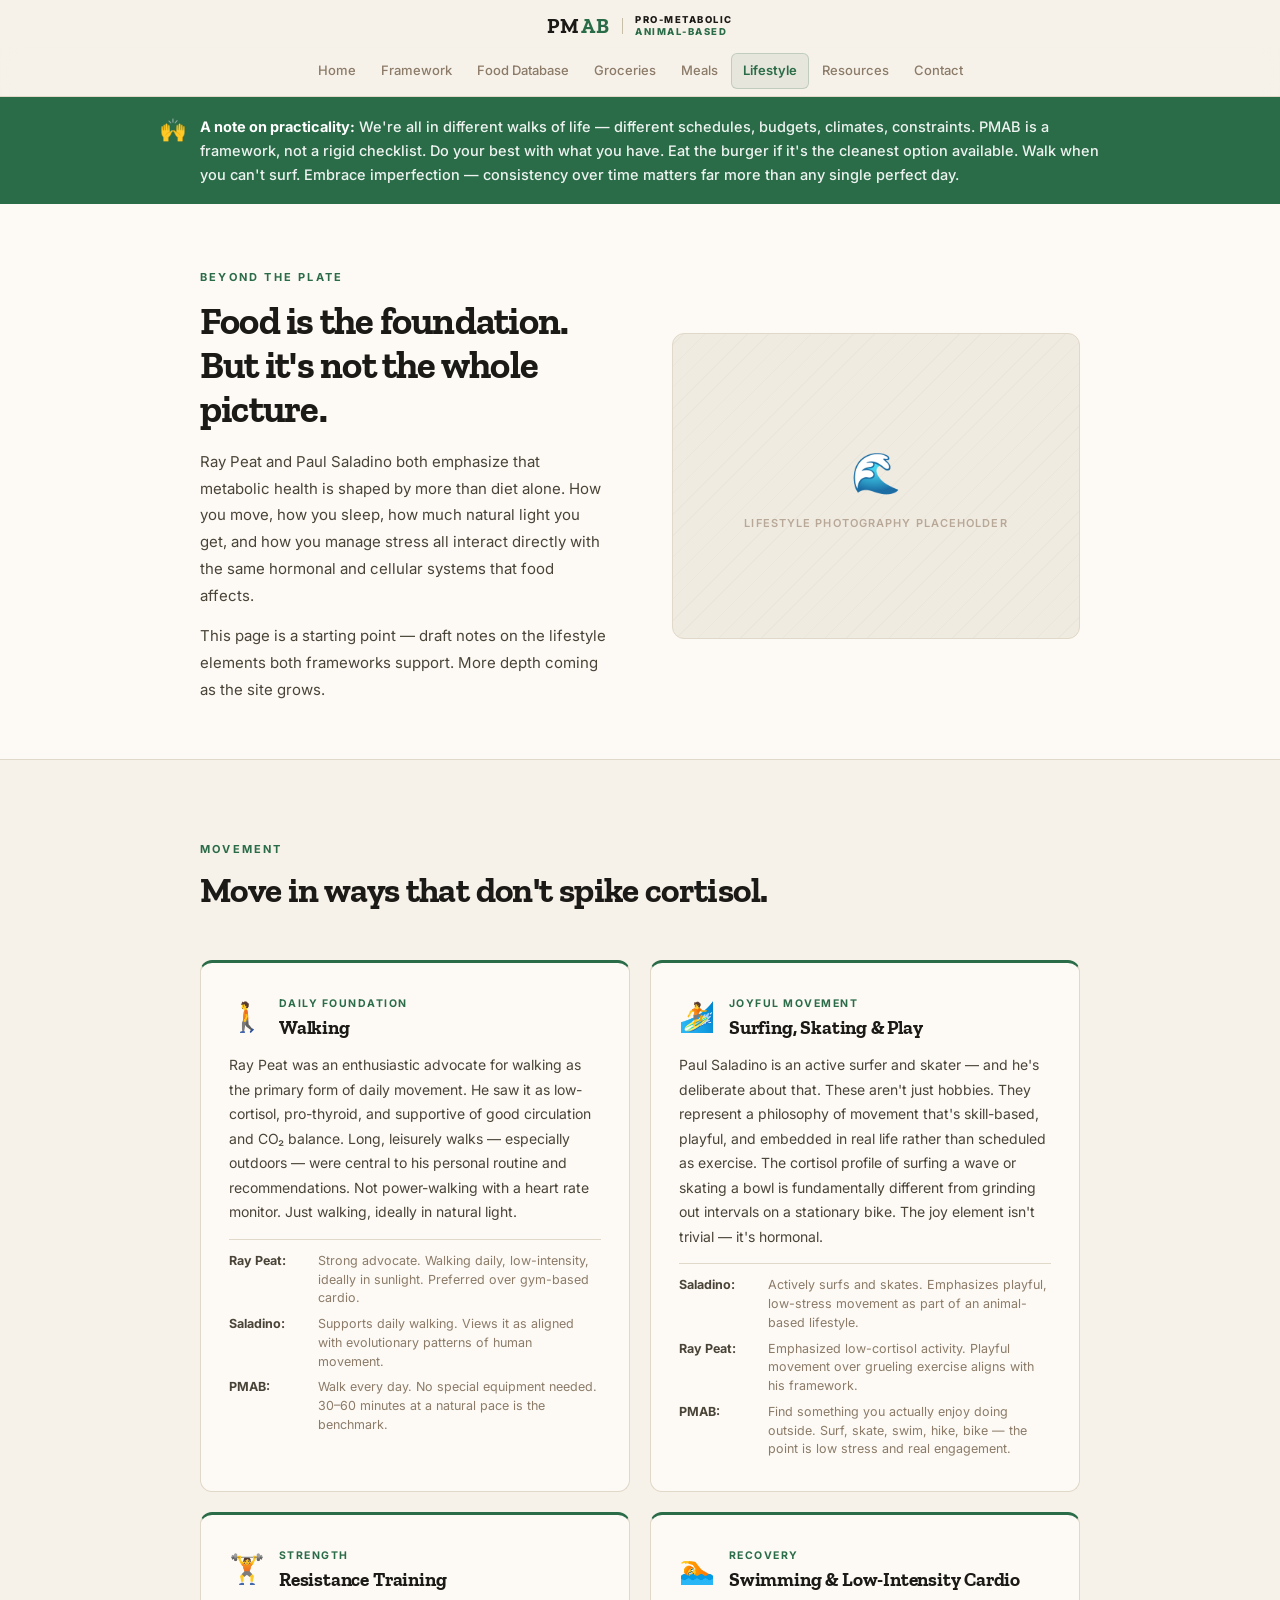
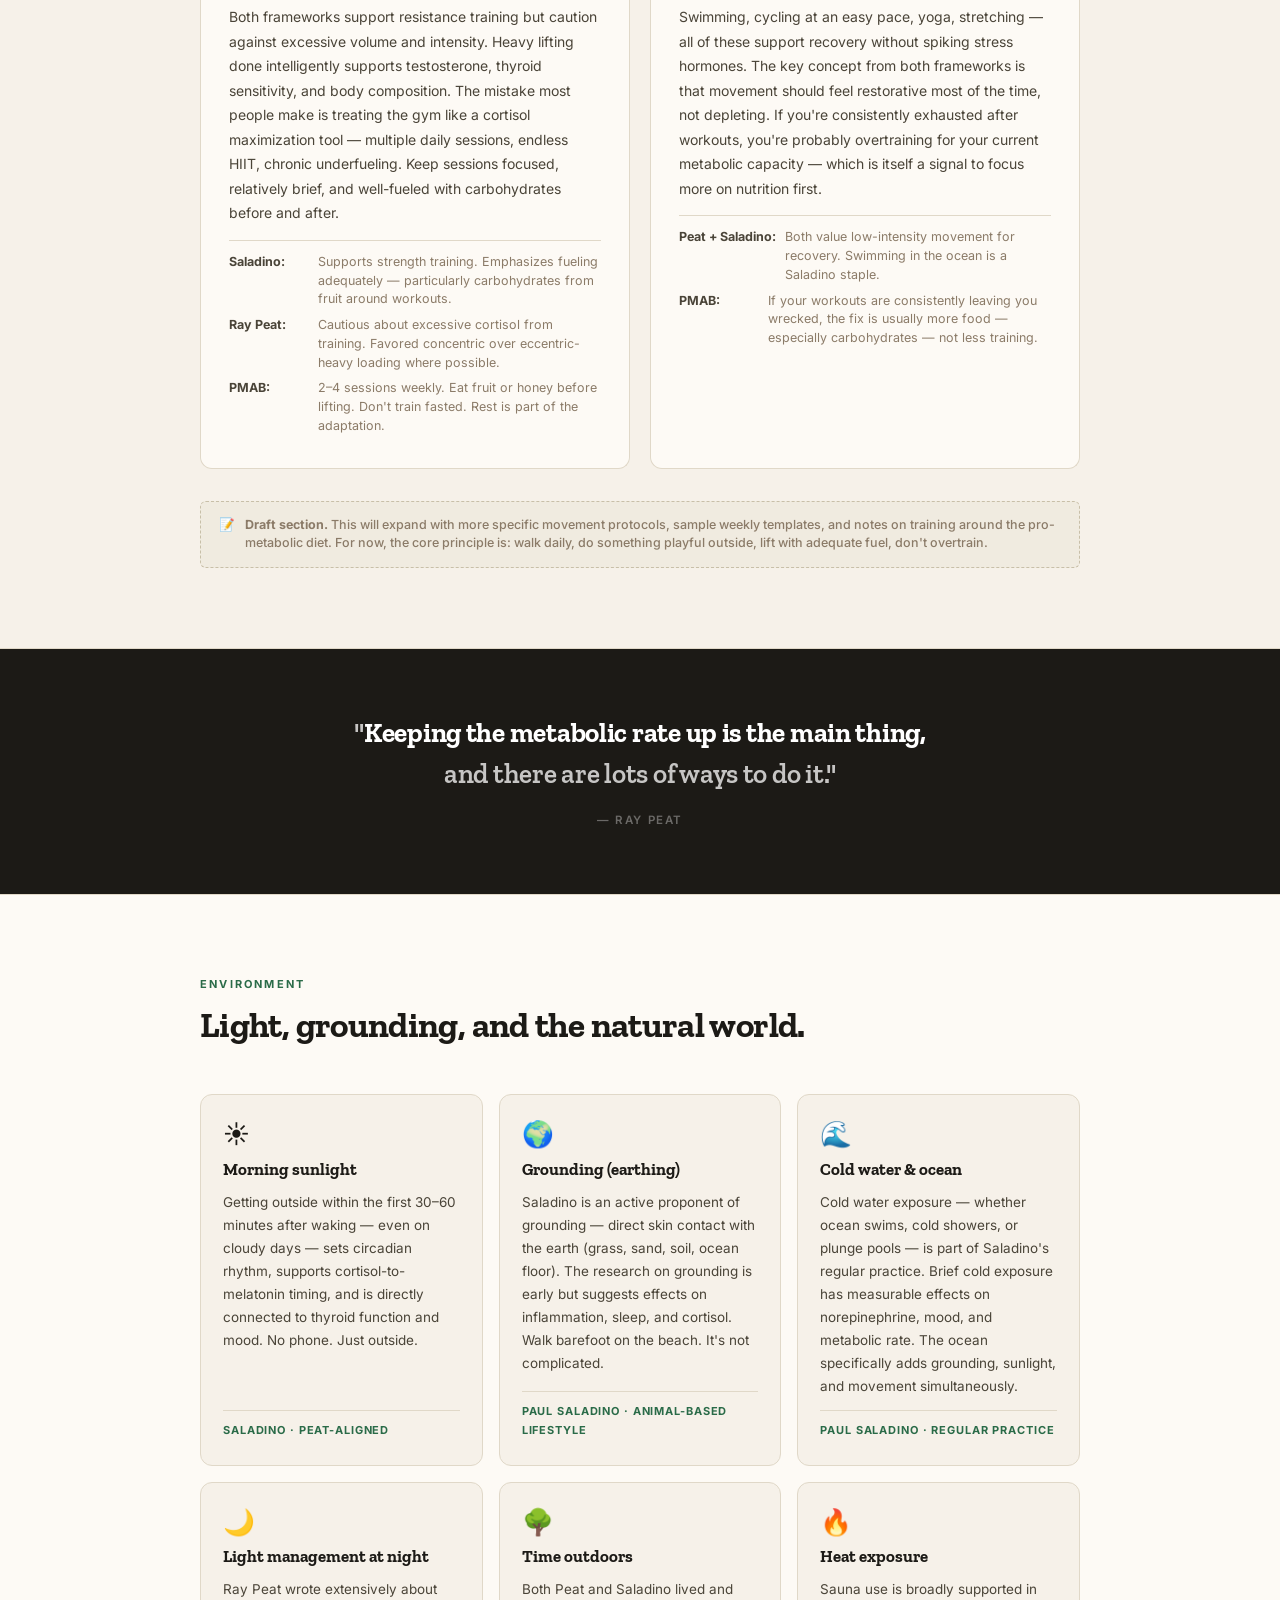
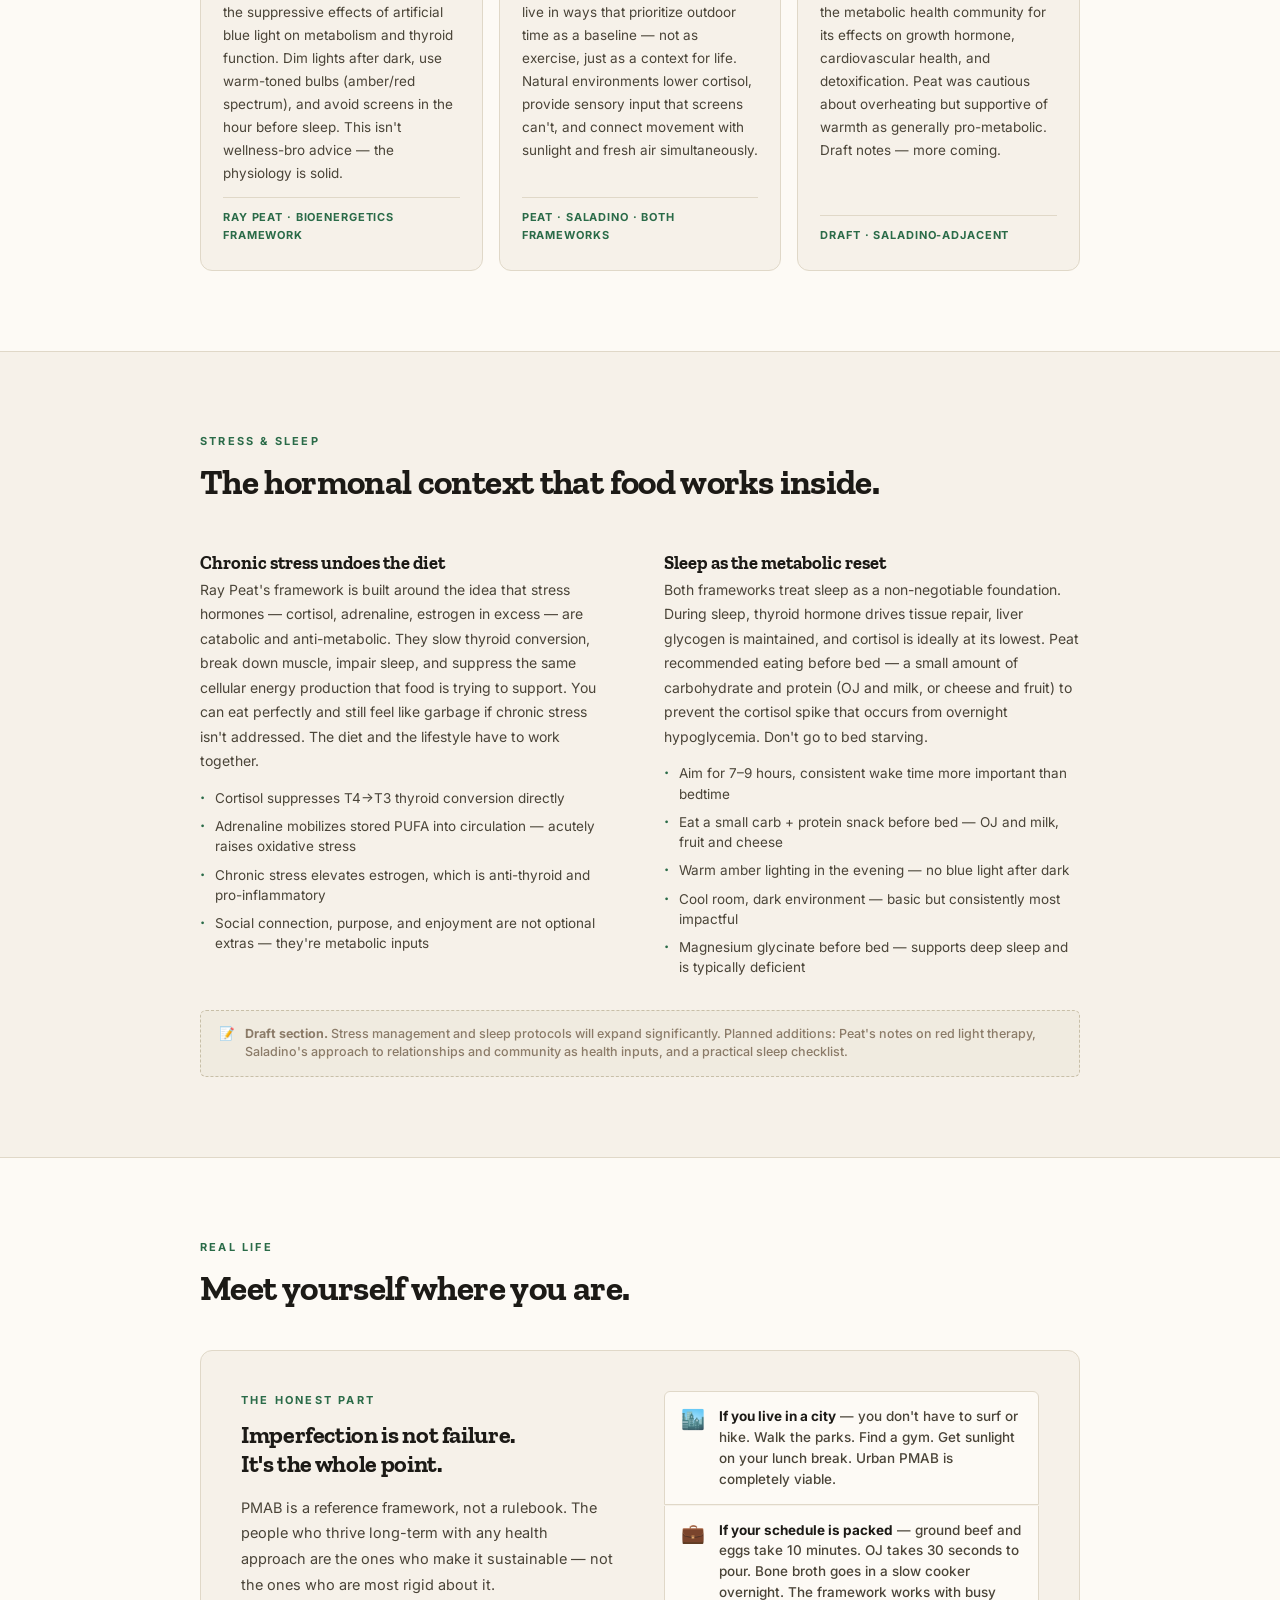
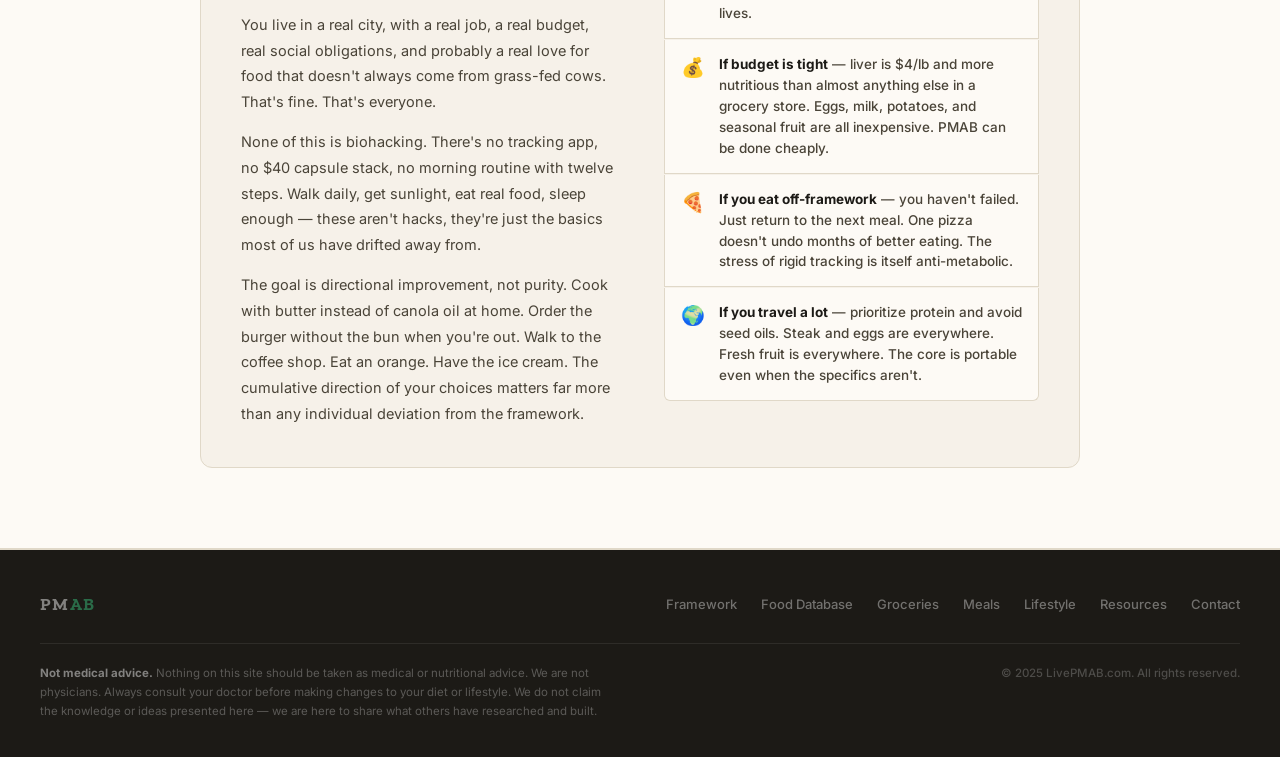
<file: lifestyle.html>
<!DOCTYPE html>
<html lang="en">
<head>
  <meta charset="UTF-8"/>
  <meta name="viewport" content="width=device-width,initial-scale=1.0"/>
  <title>PMAB - Lifestyle & Movement</title>
  <meta name="description" content="Movement, sunlight, grounding, sleep — the lifestyle elements that support the same systems your food does. Backed by Peat and Saladino."/>
  <meta name="keywords" content="pro metabolic lifestyle, animal based lifestyle, paul saladino surfing grounding, ray peat walking exercise, metabolic health lifestyle, low stress movement, grounding earthing benefits, morning sunlight health, sleep metabolism, anti cortisol exercise"/>
  <meta property="og:title" content="PMAB - Lifestyle & Movement"/>
  <meta property="og:description" content="Movement, sunlight, grounding, sleep — the lifestyle elements that support the same systems your food does. Backed by Peat and Saladino."/>
  <meta property="og:type" content="website"/>
  <link rel="icon" type="image/png" href="/images/favicon-96x96.png" sizes="96x96" />
  <link rel="icon" type="image/svg+xml" href="/images/favicon.svg" />
  <link rel="shortcut icon" href="/images/favicon.ico" />
  <link rel="apple-touch-icon" sizes="180x180" href="/images/apple-touch-icon.png" />
  <link rel="manifest" href="/images/site.webmanifest" />
  <link rel="preconnect" href="https://fonts.googleapis.com"/>
  <link rel="preconnect" href="https://fonts.gstatic.com" crossorigin/>
  <link href="https://fonts.googleapis.com/css2?family=Zilla+Slab:wght@400;600;700&family=Inter:wght@400;500;600;700&display=swap" rel="stylesheet"/>
  <link rel="stylesheet" href="shared.css"/>
  <style>

    /* ── PRACTICAL BANNER ─────────────────── */
    .practical-banner {
      background: var(--green);
      padding: 18px 40px;
    }

    .practical-inner {
      max-width: var(--container);
      margin: 0 auto;
      display: flex;
      align-items: flex-start;
      gap: 14px;
    }

    .practical-icon { font-size: 1.3rem; flex-shrink: 0; line-height: 1.4; }

    .practical-text {
      font-size: 14.5px;
      color: rgba(255,255,255,0.92);
      line-height: 1.65;
      font-weight: 500;
    }

    .practical-text strong { color: #fff; font-weight: 700; }

    /* ── INTRO ────────────────────────────── */
    .intro-section {
      padding: 64px 0 56px;
      border-bottom: 1px solid var(--border);
      background: var(--bg-card);
    }

    .intro-grid {
      display: grid;
      grid-template-columns: 1fr 1fr;
      gap: 64px;
      align-items: center;
    }

    .intro-headline {
      font-family: var(--font-d);
      font-size: clamp(1.7rem, 3.5vw, 2.4rem);
      font-weight: 700;
      color: var(--text);
      letter-spacing: -0.02em;
      line-height: 1.15;
      margin: 12px 0 18px;
    }

    .intro-body {
      font-size: 15px;
      color: var(--text-2);
      line-height: 1.78;
    }

    .intro-body p + p { margin-top: 14px; }

    .intro-img {
      width: 100%;
      aspect-ratio: 4/3;
      border-radius: var(--r-lg);
      background: var(--bg-card2);
      border: 1px solid var(--border);
      display: flex;
      align-items: center;
      justify-content: center;
      flex-direction: column;
      gap: 10px;
      position: relative;
      overflow: hidden;
    }

    .intro-img::before {
      content: '';
      position: absolute;
      inset: 0;
      background: repeating-linear-gradient(-45deg, transparent, transparent 14px,
        rgba(0,0,0,0.018) 14px, rgba(0,0,0,0.018) 15px);
    }

    .intro-img-inner { position: relative; z-index: 1; text-align: center; }
    .intro-img-icon { font-size: 2.5rem; display: block; margin-bottom: 8px; }
    .intro-img-label { font-size: 11px; letter-spacing: 0.1em; text-transform: uppercase; color: var(--text-4); font-weight: 600; }

    /* ── MOVEMENT PILLARS ─────────────────── */
    .movement-section {
      padding: 80px 0;
      border-bottom: 1px solid var(--border);
    }

    .movement-grid {
      display: grid;
      grid-template-columns: repeat(2, 1fr);
      gap: 20px;
      margin-top: 48px;
    }

    .movement-card {
      background: var(--bg-card);
      border: 1px solid var(--border);
      border-top: 3px solid var(--green);
      border-radius: var(--r-lg);
      padding: 32px 28px;
      display: flex;
      flex-direction: column;
      gap: 14px;
      transition: box-shadow var(--ease), transform var(--ease);
    }

    .movement-card:hover {
      box-shadow: 0 4px 24px rgba(0,0,0,0.07);
      transform: translateY(-2px);
    }

    .movement-card-top {
      display: flex;
      align-items: center;
      gap: 14px;
    }

    .movement-icon { font-size: 1.8rem; flex-shrink: 0; line-height: 1; }

    .movement-label {
      font-size: 10.5px;
      font-weight: 700;
      letter-spacing: 0.14em;
      text-transform: uppercase;
      color: var(--green);
      margin-bottom: 4px;
    }

    .movement-title {
      font-family: var(--font-d);
      font-size: 1.2rem;
      font-weight: 700;
      color: var(--text);
      line-height: 1.2;
      letter-spacing: -0.01em;
    }

    .movement-body {
      font-size: 14px;
      color: var(--text-2);
      line-height: 1.75;
    }

    .movement-sources {
      padding-top: 12px;
      border-top: 1px solid var(--border);
      display: flex;
      flex-direction: column;
      gap: 7px;
    }

    .source-row {
      display: flex;
      gap: 9px;
      align-items: flex-start;
      font-size: 12.5px;
      color: var(--text-3);
      line-height: 1.5;
    }

    .source-name {
      font-weight: 700;
      color: var(--text-2);
      flex-shrink: 0;
      min-width: 80px;
    }

    /* ── GROUNDING & LIGHT ────────────────── */
    /* ── QUOTE STRIP ──────────────────────── */
    .lifestyle-quote-section {
      padding: 64px 0;
      border-bottom: 1px solid var(--border);
      background: var(--bg-dark);
      text-align: center;
    }

    .lifestyle-quote-text {
      font-family: var(--font-d);
      font-size: clamp(1.2rem, 2.6vw, 1.7rem);
      font-weight: 600;
      color: rgba(255,255,255,0.75);
      line-height: 1.5;
      max-width: 600px;
      margin: 0 auto 16px;
      letter-spacing: -0.01em;
    }
    .lifestyle-quote-text strong { color: #fff; font-weight: 700; }

    .lifestyle-quote-attr {
      font-size: 11.5px;
      letter-spacing: 0.14em;
      text-transform: uppercase;
      color: rgba(255,255,255,0.35);
      font-weight: 600;
    }

    .environment-section {
      padding: 80px 0;
      border-bottom: 1px solid var(--border);
      background: var(--bg-card);
    }

    .env-grid {
      display: grid;
      grid-template-columns: repeat(3, 1fr);
      gap: 16px;
      margin-top: 48px;
    }

    .env-card {
      border: 1px solid var(--border);
      border-radius: var(--r-lg);
      background: var(--bg);
      padding: 26px 22px;
      display: flex;
      flex-direction: column;
      gap: 12px;
    }

    .env-icon { font-size: 1.6rem; line-height: 1; }

    .env-title {
      font-family: var(--font-d);
      font-size: 1.05rem;
      font-weight: 700;
      color: var(--text);
      line-height: 1.2;
    }

    .env-body {
      font-size: 13.5px;
      color: var(--text-2);
      line-height: 1.7;
      flex: 1;
    }

    .env-source {
      font-size: 11px;
      font-weight: 700;
      letter-spacing: 0.08em;
      text-transform: uppercase;
      color: var(--green);
      padding-top: 10px;
      border-top: 1px solid var(--border);
    }

    /* ── STRESS & SLEEP ───────────────────── */
    .stress-section {
      padding: 80px 0;
      border-bottom: 1px solid var(--border);
    }

    .stress-grid {
      display: grid;
      grid-template-columns: 1fr 1fr;
      gap: 48px;
      align-items: start;
      margin-top: 48px;
    }

    .stress-block { display: flex; flex-direction: column; gap: 14px; }

    .stress-title {
      font-family: var(--font-d);
      font-size: 1.15rem;
      font-weight: 700;
      color: var(--text);
      line-height: 1.2;
      margin-bottom: 4px;
    }

    .stress-body {
      font-size: 14px;
      color: var(--text-2);
      line-height: 1.75;
    }

    .stress-list {
      display: flex;
      flex-direction: column;
      gap: 8px;
    }

    .stress-item {
      display: flex;
      gap: 10px;
      align-items: flex-start;
      font-size: 13.5px;
      color: var(--text-2);
      line-height: 1.5;
    }

    .stress-bullet { color: var(--green); font-weight: 700; flex-shrink: 0; font-size: 16px; line-height: 1.2; }

    /* ── PRACTICAL ────────────────────────── */
    .practical-section {
      padding: 80px 0;
      background: var(--bg-card);
      border-bottom: 1px solid var(--border);
    }

    .practical-card {
      background: var(--bg);
      border: 1px solid var(--border);
      border-radius: var(--r-lg);
      padding: 40px;
      margin-top: 40px;
      display: grid;
      grid-template-columns: 1fr 1fr;
      gap: 48px;
      align-items: start;
    }

    .practical-title {
      font-family: var(--font-d);
      font-size: 1.5rem;
      font-weight: 700;
      color: var(--text);
      letter-spacing: -0.015em;
      line-height: 1.2;
      margin: 12px 0 16px;
    }

    .practical-body {
      font-size: 14.5px;
      color: var(--text-2);
      line-height: 1.78;
    }

    .practical-body p + p { margin-top: 14px; }

    .imperfect-grid {
      display: flex;
      flex-direction: column;
      gap: 1px;
    }

    .imperfect-row {
      display: flex;
      gap: 14px;
      align-items: flex-start;
      padding: 14px 16px;
      background: var(--bg-card);
      border: 1px solid var(--border);
      border-radius: 0;
      transition: background var(--ease);
    }
    .imperfect-row:hover { background: var(--bg-card2); }
    .imperfect-row:first-child { border-radius: var(--r) var(--r) 0 0; }
    .imperfect-row:last-child  { border-radius: 0 0 var(--r) var(--r); }
    .imperfect-row + .imperfect-row { border-top: none; }

    .imp-icon { font-size: 1.2rem; flex-shrink: 0; line-height: 1.4; }

    .imp-text { font-size: 13.5px; color: var(--text-2); line-height: 1.55; font-weight: 500; }
    .imp-text strong { color: var(--text); font-weight: 700; }

    /* ── DRAFT NOTICE ─────────────────────── */
    .draft-notice {
      background: var(--bg-card2);
      border: 1px dashed var(--border-hi);
      border-radius: var(--r);
      padding: 14px 18px;
      font-size: 12.5px;
      color: var(--text-3);
      font-weight: 500;
      line-height: 1.5;
      margin-top: 32px;
      display: flex;
      gap: 10px;
      align-items: flex-start;
    }

    /* ── RESPONSIVE ───────────────────────── */
    @media (max-width: 860px) {
      .intro-grid, .stress-grid, .practical-card { grid-template-columns: 1fr; gap: 36px; }
      .movement-grid { grid-template-columns: 1fr; }
      .env-grid { grid-template-columns: 1fr 1fr; }
    }

    @media (max-width: 560px) {
      .env-grid { grid-template-columns: 1fr; }
      .practical-banner { padding: 16px 18px; }
    }
  </style>
</head>
<body>

<div class="logo-strip">
  <a class="nav-logo" href="index.html">
    <span class="nav-mark">PM<em>AB</em></span>
    <span class="nav-sep"></span>
    <span class="nav-sub"><span class="sub-pm">Pro-Metabolic</span><br><span class="sub-ab">Animal-Based</span></span>
  </a>
</div>
<nav class="site-nav">
  <ul class="nav-links">
    <li><a href="index.html">Home</a></li>
    <li><a href="framework.html">Framework</a></li>
    <li><a href="foods.html">Food Database</a></li>
    <li><a href="groceries.html">Groceries</a></li>
    <li><a href="meals.html">Meals</a></li>
    <li><a href="lifestyle.html" class="active">Lifestyle</a></li>
    <li><a href="resources.html">Resources</a></li>
    <li><a href="contact.html">Contact</a></li>
  </ul>
</nav>

<!-- PRACTICAL BANNER -->
<div class="practical-banner">
  <div class="practical-inner">
    <span class="practical-icon">🙌</span>
    <p class="practical-text"><strong>A note on practicality:</strong> We're all in different walks of life — different schedules, budgets, climates, constraints. PMAB is a framework, not a rigid checklist. Do your best with what you have. Eat the burger if it's the cleanest option available. Walk when you can't surf. Embrace imperfection — consistency over time matters far more than any single perfect day.</p>
  </div>
</div>

<!-- INTRO -->
<section class="intro-section">
  <div class="container">
    <div class="intro-grid">
      <div>
        <span class="eyebrow">Beyond the plate</span>
        <h1 class="intro-headline">Food is the foundation.<br>But it's not the whole picture.</h1>
        <div class="intro-body">
          <p>Ray Peat and Paul Saladino both emphasize that metabolic health is shaped by more than diet alone. How you move, how you sleep, how much natural light you get, and how you manage stress all interact directly with the same hormonal and cellular systems that food affects.</p>
          <p>This page is a starting point — draft notes on the lifestyle elements both frameworks support. More depth coming as the site grows.</p>
        </div>
      </div>
      <div class="intro-img">
        <div class="intro-img-inner">
          <span class="intro-img-icon">🌊</span>
          <div class="intro-img-label">Lifestyle photography placeholder</div>
        </div>
      </div>
    </div>
  </div>
</section>

<!-- MOVEMENT -->
<section class="movement-section">
  <div class="container">
    <span class="eyebrow">Movement</span>
    <h2 class="section-title">Move in ways that don't spike cortisol.</h2>
    <div class="movement-grid">

      <div class="movement-card">
        <div class="movement-card-top">
          <span class="movement-icon">🚶</span>
          <div>
            <div class="movement-label">Daily Foundation</div>
            <div class="movement-title">Walking</div>
          </div>
        </div>
        <p class="movement-body">Ray Peat was an enthusiastic advocate for walking as the primary form of daily movement. He saw it as low-cortisol, pro-thyroid, and supportive of good circulation and CO₂ balance. Long, leisurely walks — especially outdoors — were central to his personal routine and recommendations. Not power-walking with a heart rate monitor. Just walking, ideally in natural light.</p>
        <div class="movement-sources">
          <div class="source-row"><span class="source-name">Ray Peat:</span><span>Strong advocate. Walking daily, low-intensity, ideally in sunlight. Preferred over gym-based cardio.</span></div>
          <div class="source-row"><span class="source-name">Saladino:</span><span>Supports daily walking. Views it as aligned with evolutionary patterns of human movement.</span></div>
          <div class="source-row"><span class="source-name">PMAB:</span><span>Walk every day. No special equipment needed. 30–60 minutes at a natural pace is the benchmark.</span></div>
        </div>
      </div>

      <div class="movement-card">
        <div class="movement-card-top">
          <span class="movement-icon">🏄</span>
          <div>
            <div class="movement-label">Joyful Movement</div>
            <div class="movement-title">Surfing, Skating & Play</div>
          </div>
        </div>
        <p class="movement-body">Paul Saladino is an active surfer and skater — and he's deliberate about that. These aren't just hobbies. They represent a philosophy of movement that's skill-based, playful, and embedded in real life rather than scheduled as exercise. The cortisol profile of surfing a wave or skating a bowl is fundamentally different from grinding out intervals on a stationary bike. The joy element isn't trivial — it's hormonal.</p>
        <div class="movement-sources">
          <div class="source-row"><span class="source-name">Saladino:</span><span>Actively surfs and skates. Emphasizes playful, low-stress movement as part of an animal-based lifestyle.</span></div>
          <div class="source-row"><span class="source-name">Ray Peat:</span><span>Emphasized low-cortisol activity. Playful movement over grueling exercise aligns with his framework.</span></div>
          <div class="source-row"><span class="source-name">PMAB:</span><span>Find something you actually enjoy doing outside. Surf, skate, swim, hike, bike — the point is low stress and real engagement.</span></div>
        </div>
      </div>

      <div class="movement-card">
        <div class="movement-card-top">
          <span class="movement-icon">🏋️</span>
          <div>
            <div class="movement-label">Strength</div>
            <div class="movement-title">Resistance Training</div>
          </div>
        </div>
        <p class="movement-body">Both frameworks support resistance training but caution against excessive volume and intensity. Heavy lifting done intelligently supports testosterone, thyroid sensitivity, and body composition. The mistake most people make is treating the gym like a cortisol maximization tool — multiple daily sessions, endless HIIT, chronic underfueling. Keep sessions focused, relatively brief, and well-fueled with carbohydrates before and after.</p>
        <div class="movement-sources">
          <div class="source-row"><span class="source-name">Saladino:</span><span>Supports strength training. Emphasizes fueling adequately — particularly carbohydrates from fruit around workouts.</span></div>
          <div class="source-row"><span class="source-name">Ray Peat:</span><span>Cautious about excessive cortisol from training. Favored concentric over eccentric-heavy loading where possible.</span></div>
          <div class="source-row"><span class="source-name">PMAB:</span><span>2–4 sessions weekly. Eat fruit or honey before lifting. Don't train fasted. Rest is part of the adaptation.</span></div>
        </div>
      </div>

      <div class="movement-card">
        <div class="movement-card-top">
          <span class="movement-icon">🏊</span>
          <div>
            <div class="movement-label">Recovery</div>
            <div class="movement-title">Swimming & Low-Intensity Cardio</div>
          </div>
        </div>
        <p class="movement-body">Swimming, cycling at an easy pace, yoga, stretching — all of these support recovery without spiking stress hormones. The key concept from both frameworks is that movement should feel restorative most of the time, not depleting. If you're consistently exhausted after workouts, you're probably overtraining for your current metabolic capacity — which is itself a signal to focus more on nutrition first.</p>
        <div class="movement-sources">
          <div class="source-row"><span class="source-name">Peat + Saladino:</span><span>Both value low-intensity movement for recovery. Swimming in the ocean is a Saladino staple.</span></div>
          <div class="source-row"><span class="source-name">PMAB:</span><span>If your workouts are consistently leaving you wrecked, the fix is usually more food — especially carbohydrates — not less training.</span></div>
        </div>
      </div>

    </div>

    <div class="draft-notice">
      <span>📝</span>
      <span><strong>Draft section.</strong> This will expand with more specific movement protocols, sample weekly templates, and notes on training around the pro-metabolic diet. For now, the core principle is: walk daily, do something playful outside, lift with adequate fuel, don't overtrain.</span>
    </div>
  </div>
</section>

<!-- QUOTE STRIP -->
<section class="lifestyle-quote-section">
  <div class="container">
    <p class="lifestyle-quote-text">"<strong>Keeping the metabolic rate up is the main thing,</strong> and there are lots of ways to do it."</p>
    <div class="lifestyle-quote-attr">— Ray Peat</div>
  </div>
</section>

<!-- ENVIRONMENT & GROUNDING -->
<section class="environment-section">
  <div class="container">
    <span class="eyebrow">Environment</span>
    <h2 class="section-title">Light, grounding, and the natural world.</h2>
    <div class="env-grid">

      <div class="env-card">
        <span class="env-icon">☀️</span>
        <div class="env-title">Morning sunlight</div>
        <p class="env-body">Getting outside within the first 30–60 minutes after waking — even on cloudy days — sets circadian rhythm, supports cortisol-to-melatonin timing, and is directly connected to thyroid function and mood. No phone. Just outside.</p>
        <div class="env-source">Saladino · Peat-aligned</div>
      </div>

      <div class="env-card">
        <span class="env-icon">🌍</span>
        <div class="env-title">Grounding (earthing)</div>
        <p class="env-body">Saladino is an active proponent of grounding — direct skin contact with the earth (grass, sand, soil, ocean floor). The research on grounding is early but suggests effects on inflammation, sleep, and cortisol. Walk barefoot on the beach. It's not complicated.</p>
        <div class="env-source">Paul Saladino · Animal-based lifestyle</div>
      </div>

      <div class="env-card">
        <span class="env-icon">🌊</span>
        <div class="env-title">Cold water & ocean</div>
        <p class="env-body">Cold water exposure — whether ocean swims, cold showers, or plunge pools — is part of Saladino's regular practice. Brief cold exposure has measurable effects on norepinephrine, mood, and metabolic rate. The ocean specifically adds grounding, sunlight, and movement simultaneously.</p>
        <div class="env-source">Paul Saladino · Regular practice</div>
      </div>

      <div class="env-card">
        <span class="env-icon">🌙</span>
        <div class="env-title">Light management at night</div>
        <p class="env-body">Ray Peat wrote extensively about the suppressive effects of artificial blue light on metabolism and thyroid function. Dim lights after dark, use warm-toned bulbs (amber/red spectrum), and avoid screens in the hour before sleep. This isn't wellness-bro advice — the physiology is solid.</p>
        <div class="env-source">Ray Peat · Bioenergetics framework</div>
      </div>

      <div class="env-card">
        <span class="env-icon">🌳</span>
        <div class="env-title">Time outdoors</div>
        <p class="env-body">Both Peat and Saladino lived and live in ways that prioritize outdoor time as a baseline — not as exercise, just as a context for life. Natural environments lower cortisol, provide sensory input that screens can't, and connect movement with sunlight and fresh air simultaneously.</p>
        <div class="env-source">Peat · Saladino · Both frameworks</div>
      </div>

      <div class="env-card">
        <span class="env-icon">🔥</span>
        <div class="env-title">Heat exposure</div>
        <p class="env-body">Sauna use is broadly supported in the metabolic health community for its effects on growth hormone, cardiovascular health, and detoxification. Peat was cautious about overheating but supportive of warmth as generally pro-metabolic. Draft notes — more coming.</p>
        <div class="env-source">Draft · Saladino-adjacent</div>
      </div>

    </div>
  </div>
</section>

<!-- STRESS & SLEEP -->
<section class="stress-section">
  <div class="container">
    <span class="eyebrow">Stress & Sleep</span>
    <h2 class="section-title">The hormonal context that food works inside.</h2>
    <div class="stress-grid">

      <div class="stress-block">
        <div>
          <div class="stress-title">Chronic stress undoes the diet</div>
          <p class="stress-body">Ray Peat's framework is built around the idea that stress hormones — cortisol, adrenaline, estrogen in excess — are catabolic and anti-metabolic. They slow thyroid conversion, break down muscle, impair sleep, and suppress the same cellular energy production that food is trying to support. You can eat perfectly and still feel like garbage if chronic stress isn't addressed. The diet and the lifestyle have to work together.</p>
        </div>
        <div class="stress-list">
          <div class="stress-item"><div class="stress-bullet">·</div><div>Cortisol suppresses T4→T3 thyroid conversion directly</div></div>
          <div class="stress-item"><div class="stress-bullet">·</div><div>Adrenaline mobilizes stored PUFA into circulation — acutely raises oxidative stress</div></div>
          <div class="stress-item"><div class="stress-bullet">·</div><div>Chronic stress elevates estrogen, which is anti-thyroid and pro-inflammatory</div></div>
          <div class="stress-item"><div class="stress-bullet">·</div><div>Social connection, purpose, and enjoyment are not optional extras — they're metabolic inputs</div></div>
        </div>
      </div>

      <div class="stress-block">
        <div>
          <div class="stress-title">Sleep as the metabolic reset</div>
          <p class="stress-body">Both frameworks treat sleep as a non-negotiable foundation. During sleep, thyroid hormone drives tissue repair, liver glycogen is maintained, and cortisol is ideally at its lowest. Peat recommended eating before bed — a small amount of carbohydrate and protein (OJ and milk, or cheese and fruit) to prevent the cortisol spike that occurs from overnight hypoglycemia. Don't go to bed starving.</p>
        </div>
        <div class="stress-list">
          <div class="stress-item"><div class="stress-bullet">·</div><div>Aim for 7–9 hours, consistent wake time more important than bedtime</div></div>
          <div class="stress-item"><div class="stress-bullet">·</div><div>Eat a small carb + protein snack before bed — OJ and milk, fruit and cheese</div></div>
          <div class="stress-item"><div class="stress-bullet">·</div><div>Warm amber lighting in the evening — no blue light after dark</div></div>
          <div class="stress-item"><div class="stress-bullet">·</div><div>Cool room, dark environment — basic but consistently most impactful</div></div>
          <div class="stress-item"><div class="stress-bullet">·</div><div>Magnesium glycinate before bed — supports deep sleep and is typically deficient</div></div>
        </div>
      </div>

    </div>

    <div class="draft-notice">
      <span>📝</span>
      <span><strong>Draft section.</strong> Stress management and sleep protocols will expand significantly. Planned additions: Peat's notes on red light therapy, Saladino's approach to relationships and community as health inputs, and a practical sleep checklist.</span>
    </div>
  </div>
</section>

<!-- PRACTICALITY -->
<section class="practical-section">
  <div class="container">
    <span class="eyebrow">Real life</span>
    <h2 class="section-title">Meet yourself where you are.</h2>
    <div class="practical-card">
      <div>
        <span class="eyebrow" style="margin-bottom:12px;">The honest part</span>
        <div class="practical-title">Imperfection is not failure.<br>It's the whole point.</div>
        <div class="practical-body">
          <p>PMAB is a reference framework, not a rulebook. The people who thrive long-term with any health approach are the ones who make it sustainable — not the ones who are most rigid about it.</p>
          <p>You live in a real city, with a real job, a real budget, real social obligations, and probably a real love for food that doesn't always come from grass-fed cows. That's fine. That's everyone.</p>
          <p>None of this is biohacking. There's no tracking app, no $40 capsule stack, no morning routine with twelve steps. Walk daily, get sunlight, eat real food, sleep enough — these aren't hacks, they're just the basics most of us have drifted away from.</p>
          <p>The goal is directional improvement, not purity. Cook with butter instead of canola oil at home. Order the burger without the bun when you're out. Walk to the coffee shop. Eat an orange. Have the ice cream. The cumulative direction of your choices matters far more than any individual deviation from the framework.</p>
        </div>
      </div>
      <div>
        <div class="imperfect-grid">
          <div class="imperfect-row">
            <span class="imp-icon">🏙️</span>
            <div class="imp-text"><strong>If you live in a city</strong> — you don't have to surf or hike. Walk the parks. Find a gym. Get sunlight on your lunch break. Urban PMAB is completely viable.</div>
          </div>
          <div class="imperfect-row">
            <span class="imp-icon">💼</span>
            <div class="imp-text"><strong>If your schedule is packed</strong> — ground beef and eggs take 10 minutes. OJ takes 30 seconds to pour. Bone broth goes in a slow cooker overnight. The framework works with busy lives.</div>
          </div>
          <div class="imperfect-row">
            <span class="imp-icon">💰</span>
            <div class="imp-text"><strong>If budget is tight</strong> — liver is $4/lb and more nutritious than almost anything else in a grocery store. Eggs, milk, potatoes, and seasonal fruit are all inexpensive. PMAB can be done cheaply.</div>
          </div>
          <div class="imperfect-row">
            <span class="imp-icon">🍕</span>
            <div class="imp-text"><strong>If you eat off-framework</strong> — you haven't failed. Just return to the next meal. One pizza doesn't undo months of better eating. The stress of rigid tracking is itself anti-metabolic.</div>
          </div>
          <div class="imperfect-row">
            <span class="imp-icon">🌍</span>
            <div class="imp-text"><strong>If you travel a lot</strong> — prioritize protein and avoid seed oils. Steak and eggs are everywhere. Fresh fruit is everywhere. The core is portable even when the specifics aren't.</div>
          </div>
        </div>
      </div>
    </div>
  </div>
</section>

<footer class="site-footer">
  <div class="footer-top">
    <div class="footer-mark">PM<em>AB</em></div>
    <ul class="footer-links">
      <li><a href="framework.html">Framework</a></li>
      <li><a href="foods.html">Food Database</a></li>
      <li><a href="groceries.html">Groceries</a></li>
      <li><a href="meals.html">Meals</a></li>
      <li><a href="lifestyle.html">Lifestyle</a></li>
      <li><a href="resources.html">Resources</a></li>
      <li><a href="contact.html">Contact</a></li>
    </ul>
  </div>
  <div class="footer-bottom">
    <p class="footer-disclaimer"><strong>Not medical advice.</strong> Nothing on this site should be taken as medical or nutritional advice. We are not physicians. Always consult your doctor before making changes to your diet or lifestyle. We do not claim the knowledge or ideas presented here — we are here to share what others have researched and built.</p>
    <p class="footer-copy">&copy; 2025 LivePMAB.com. All rights reserved.</p>
  </div>
</footer>

</body>
</html>
</file>
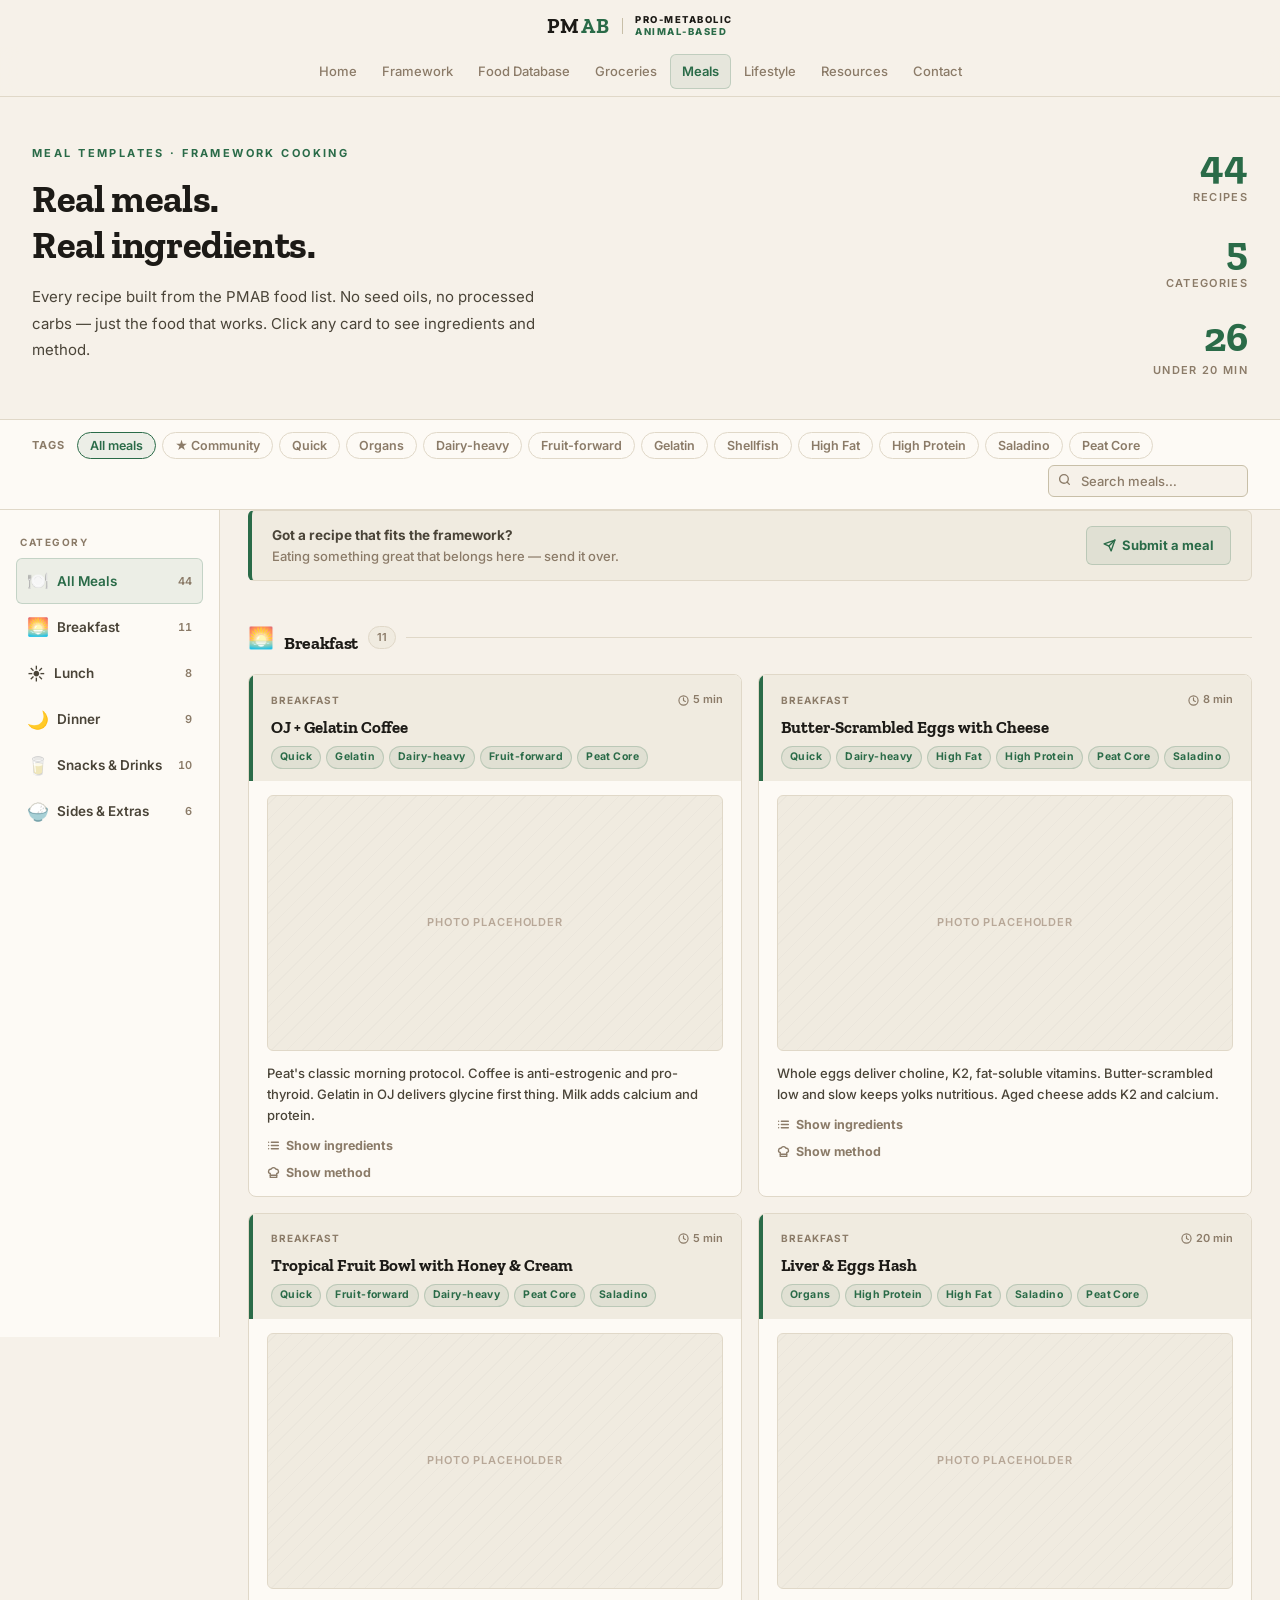
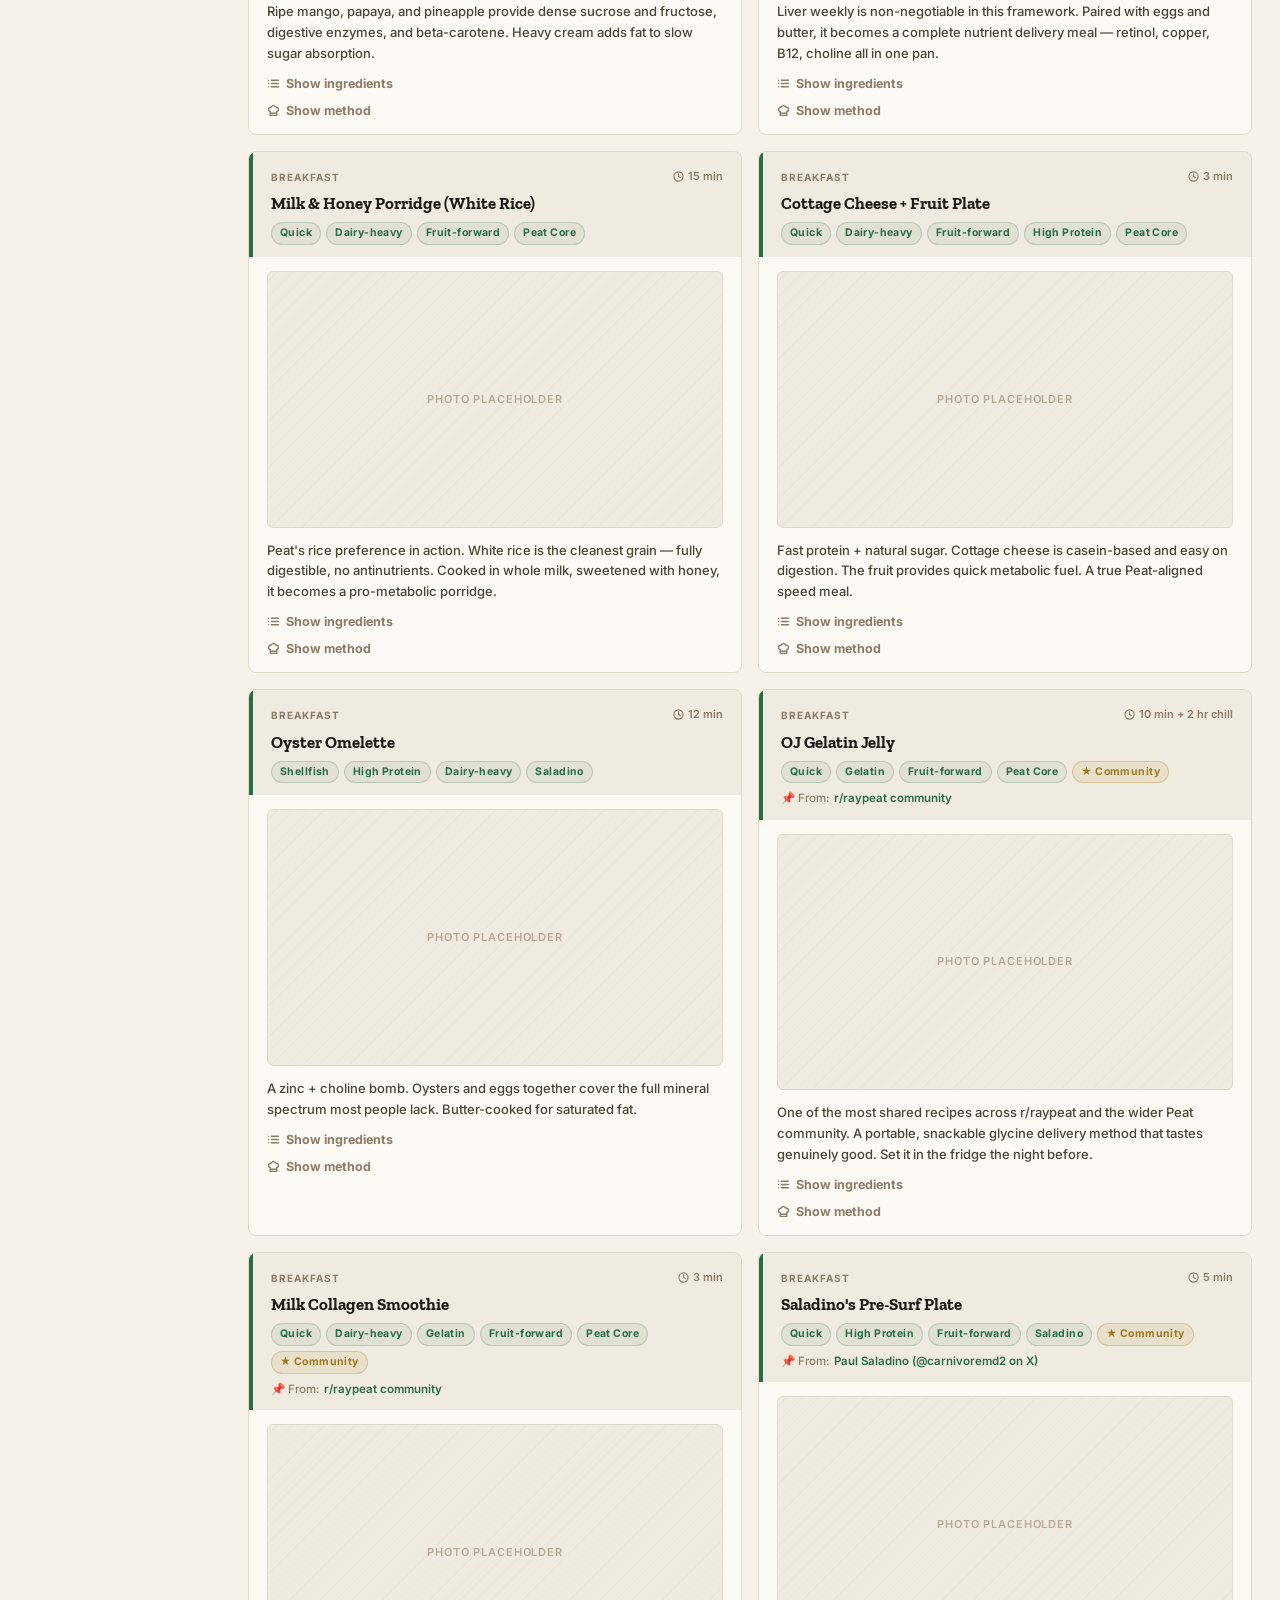
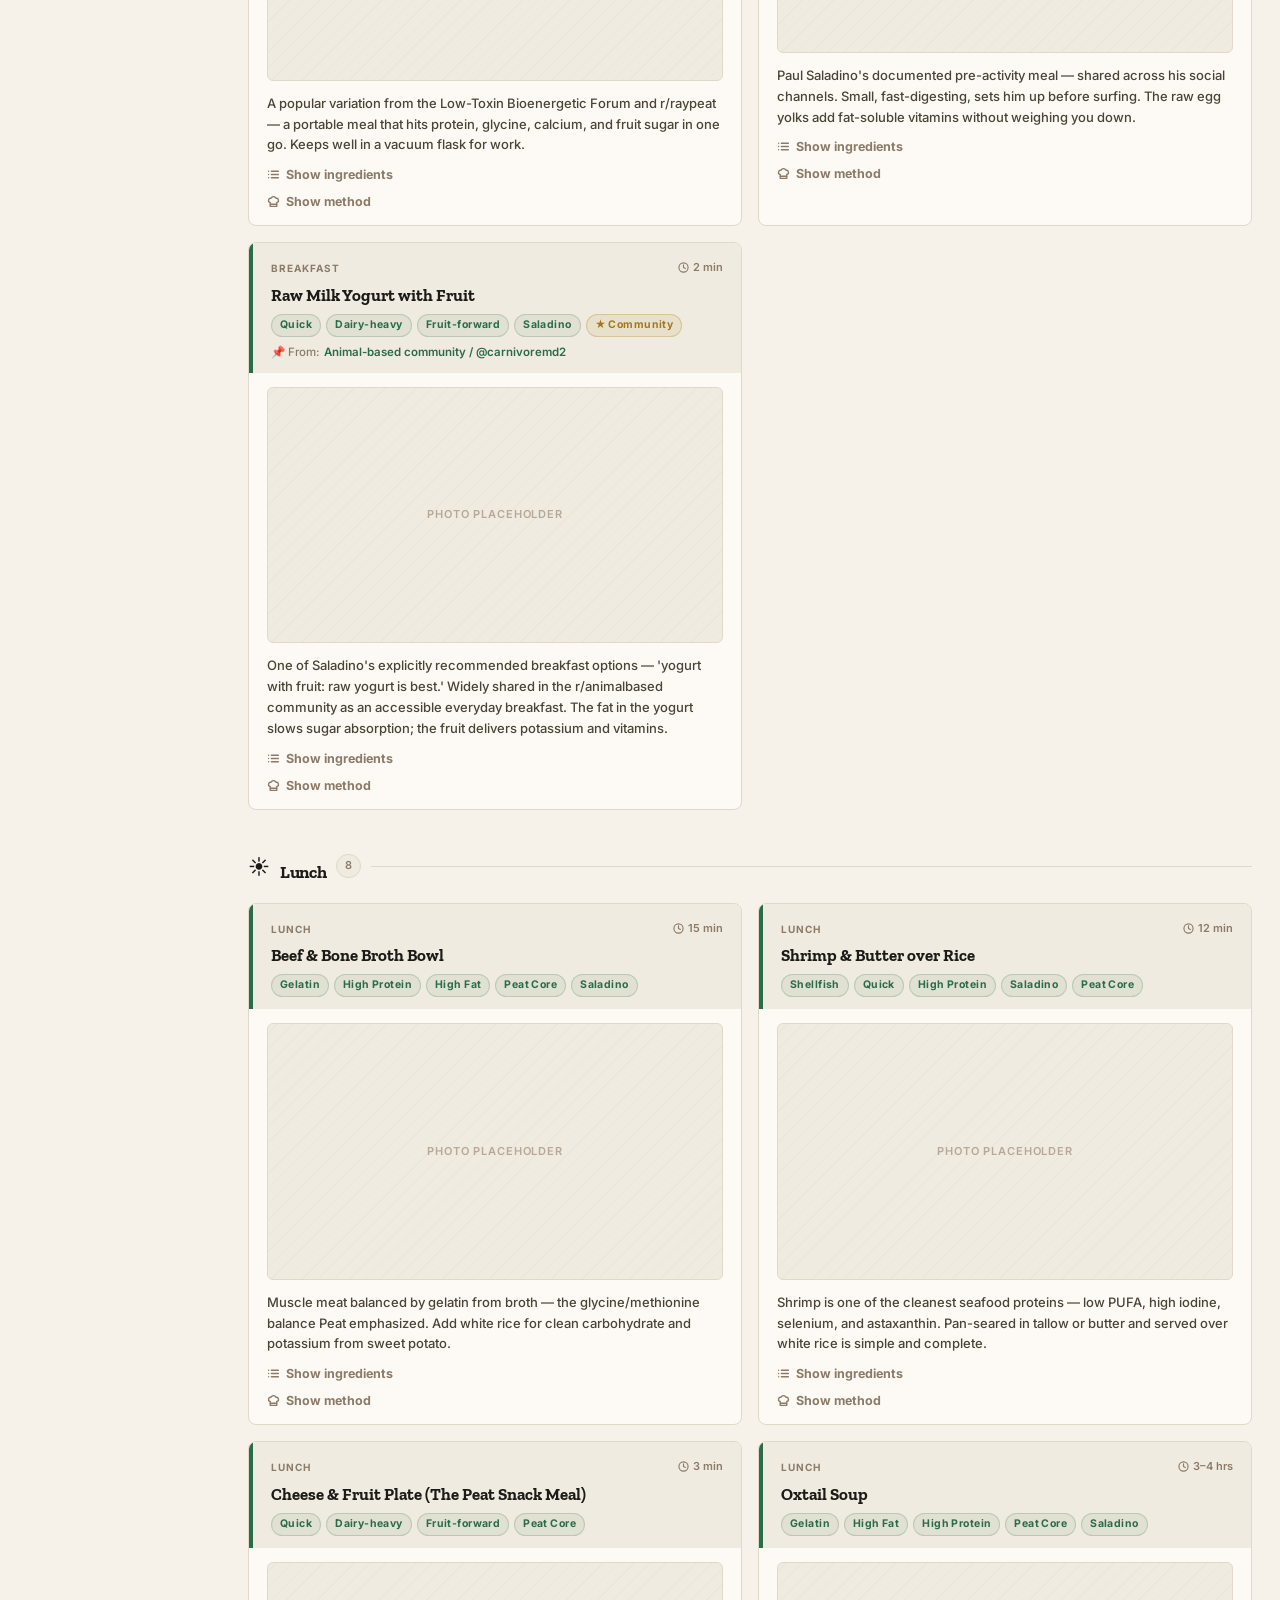
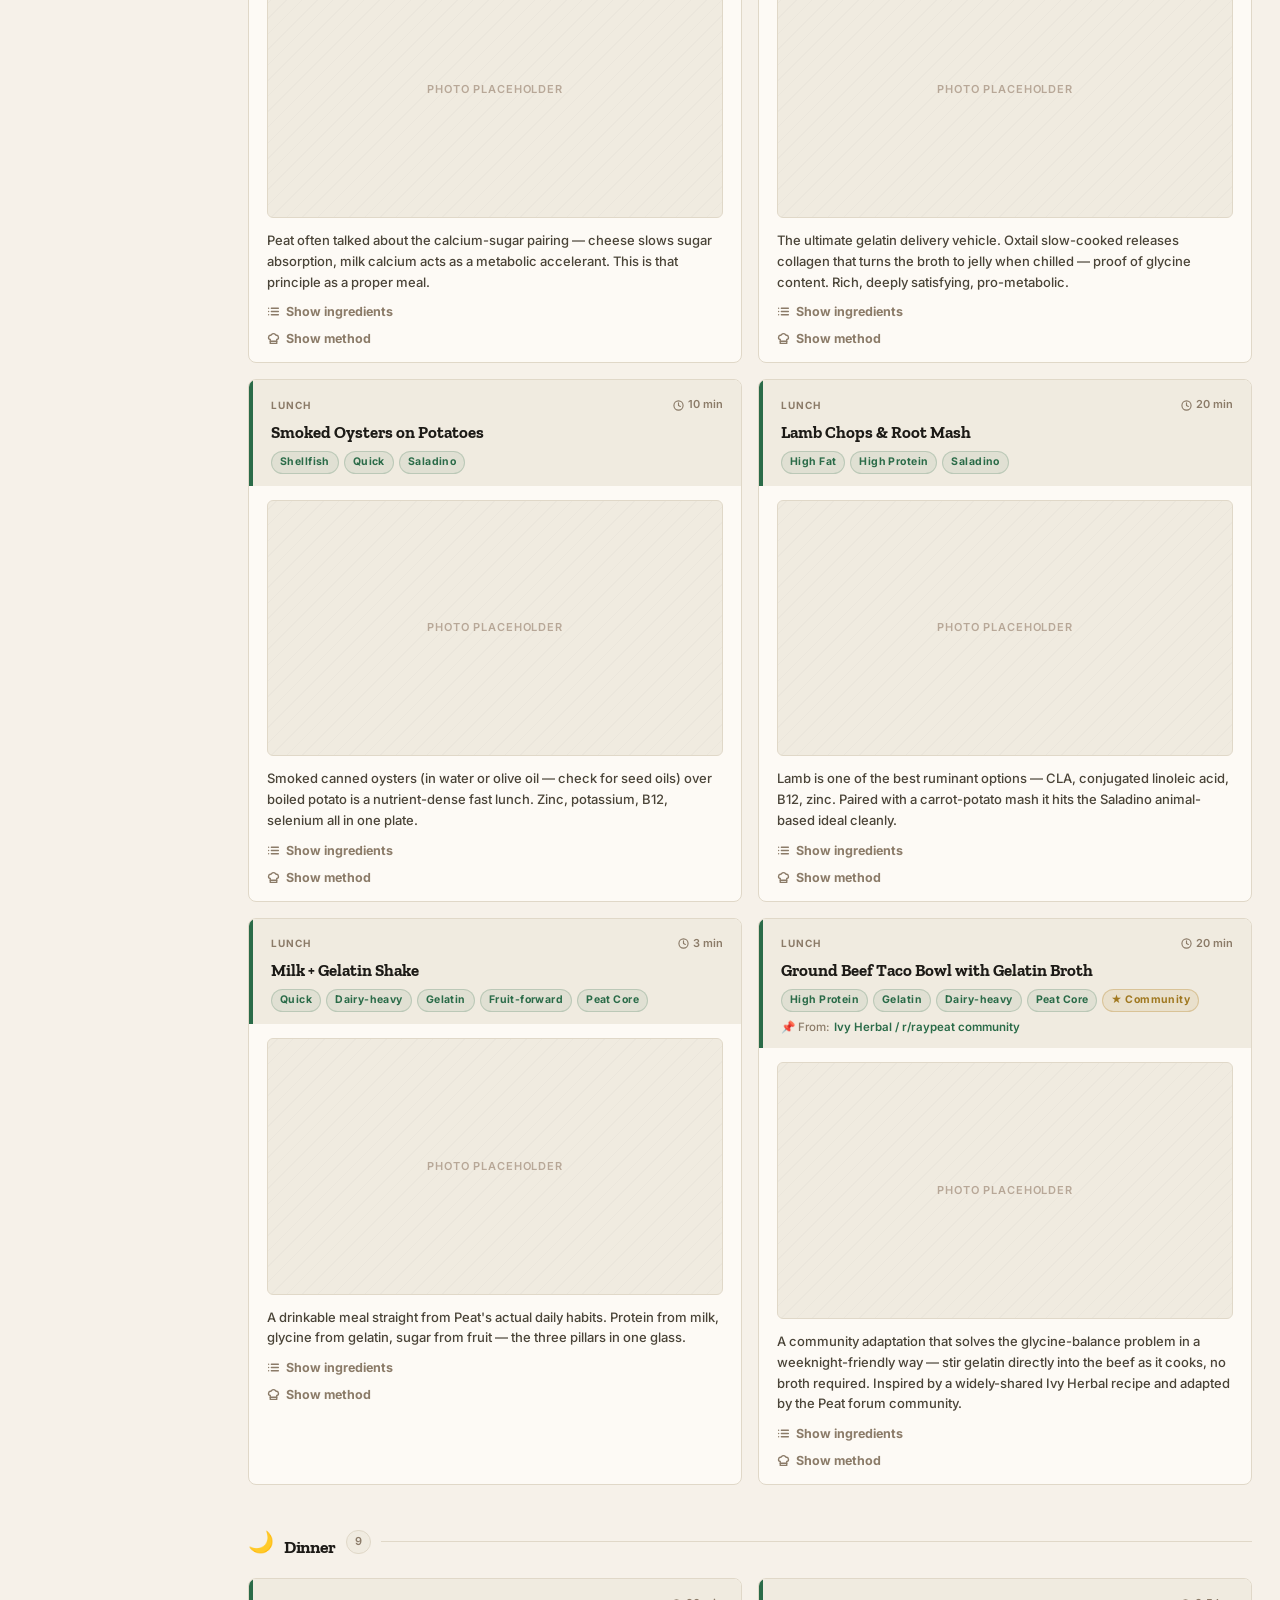
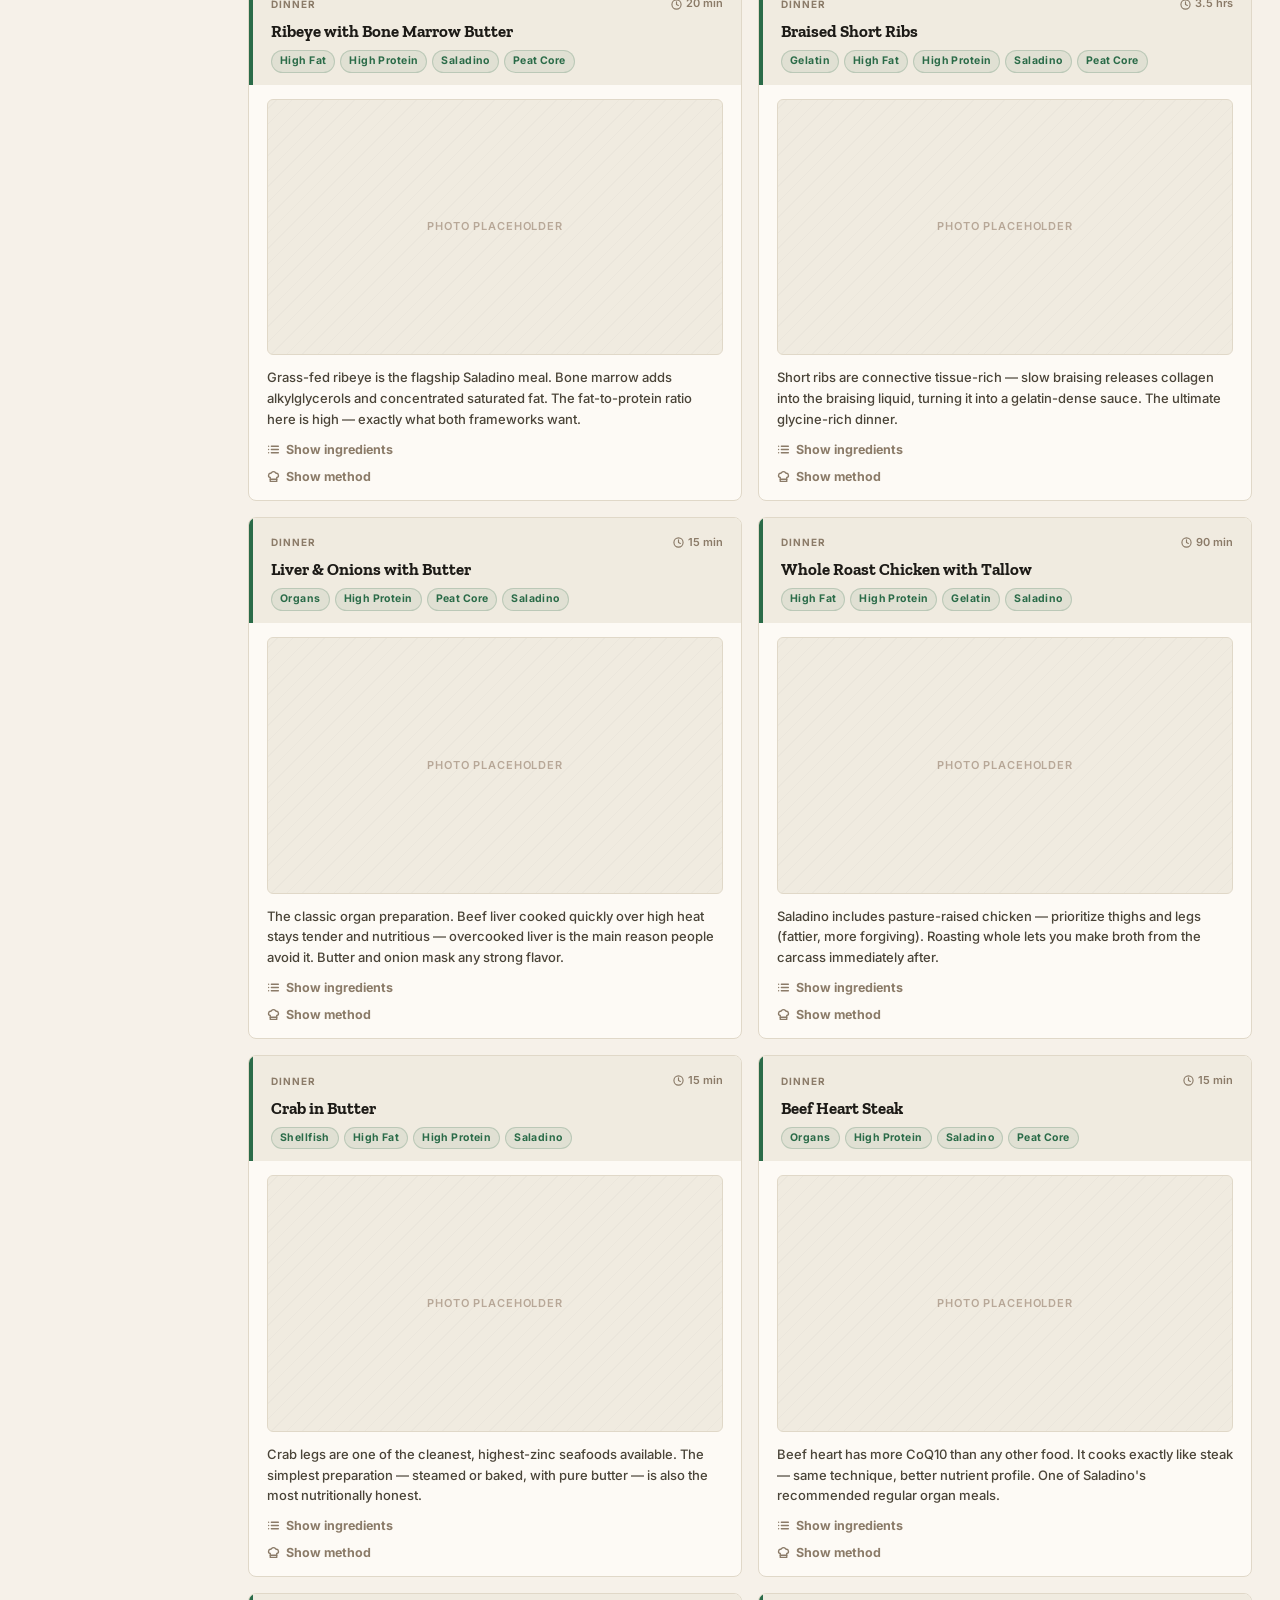
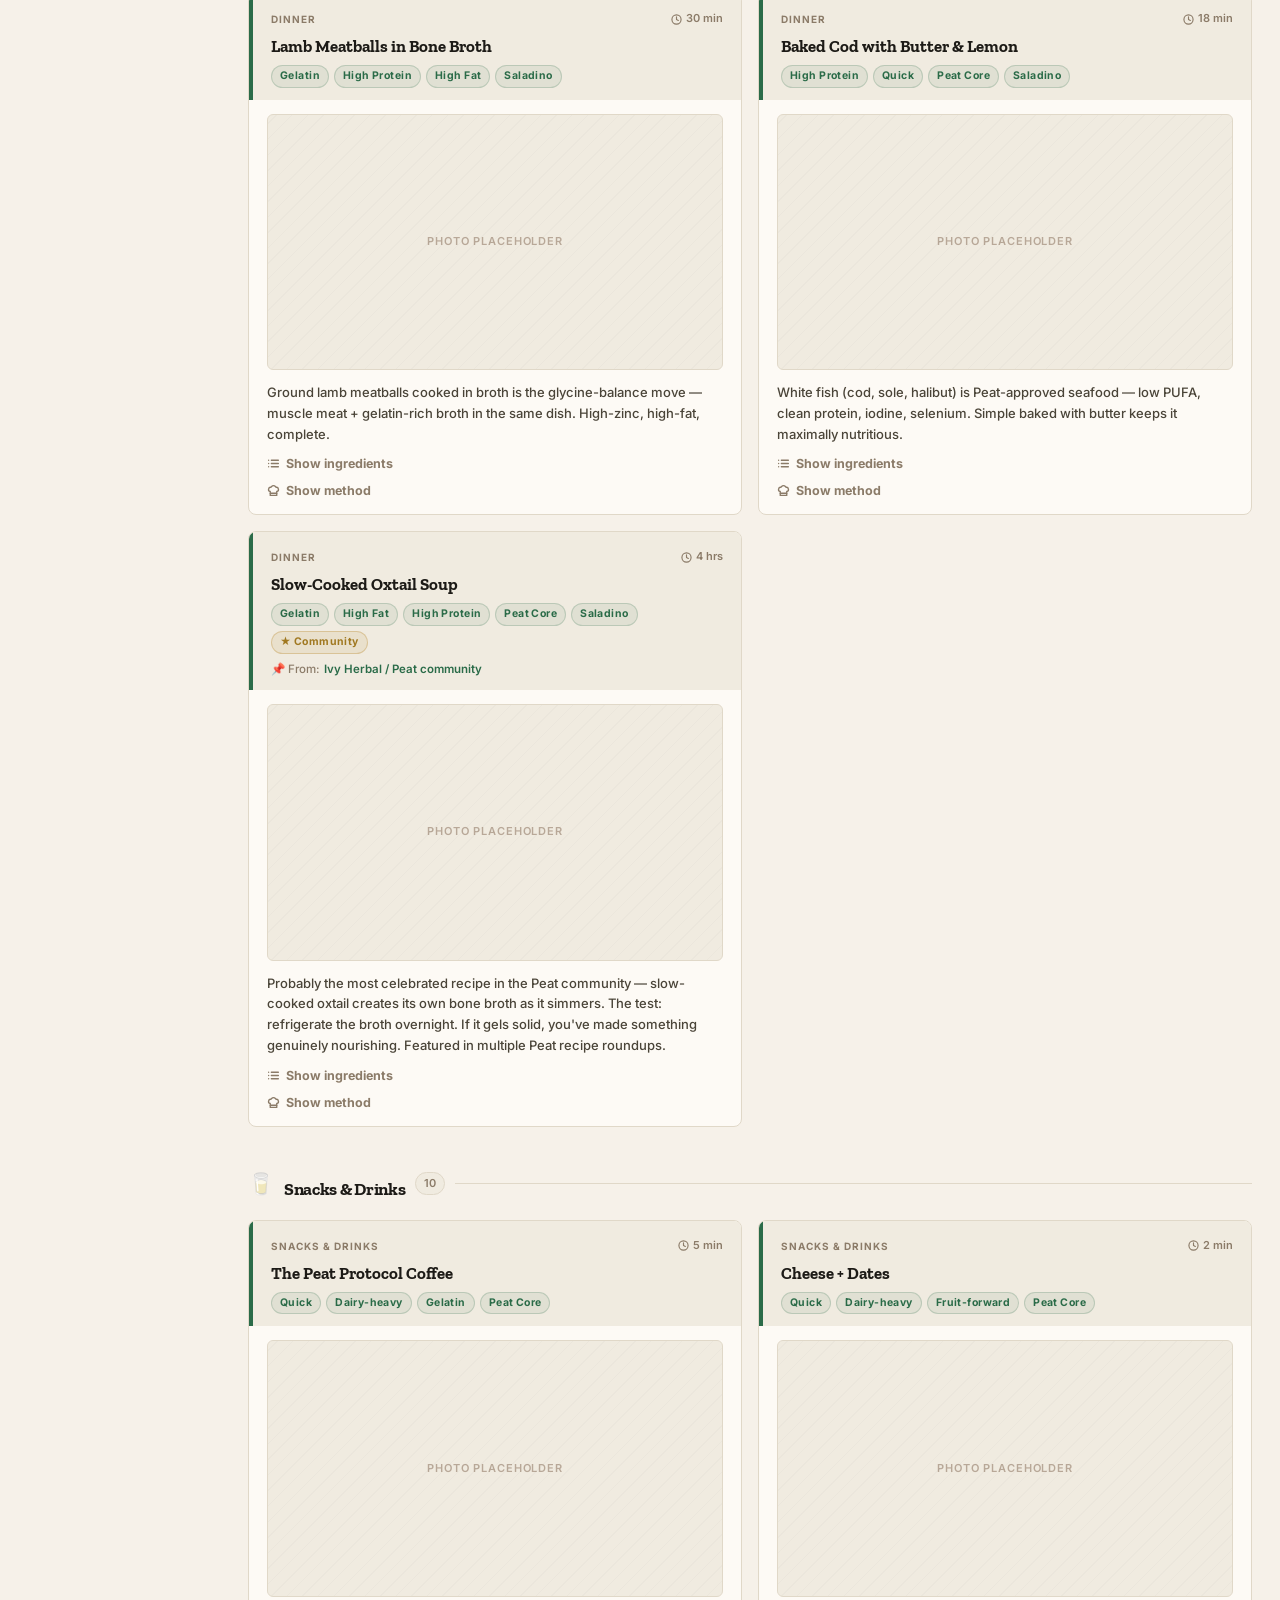
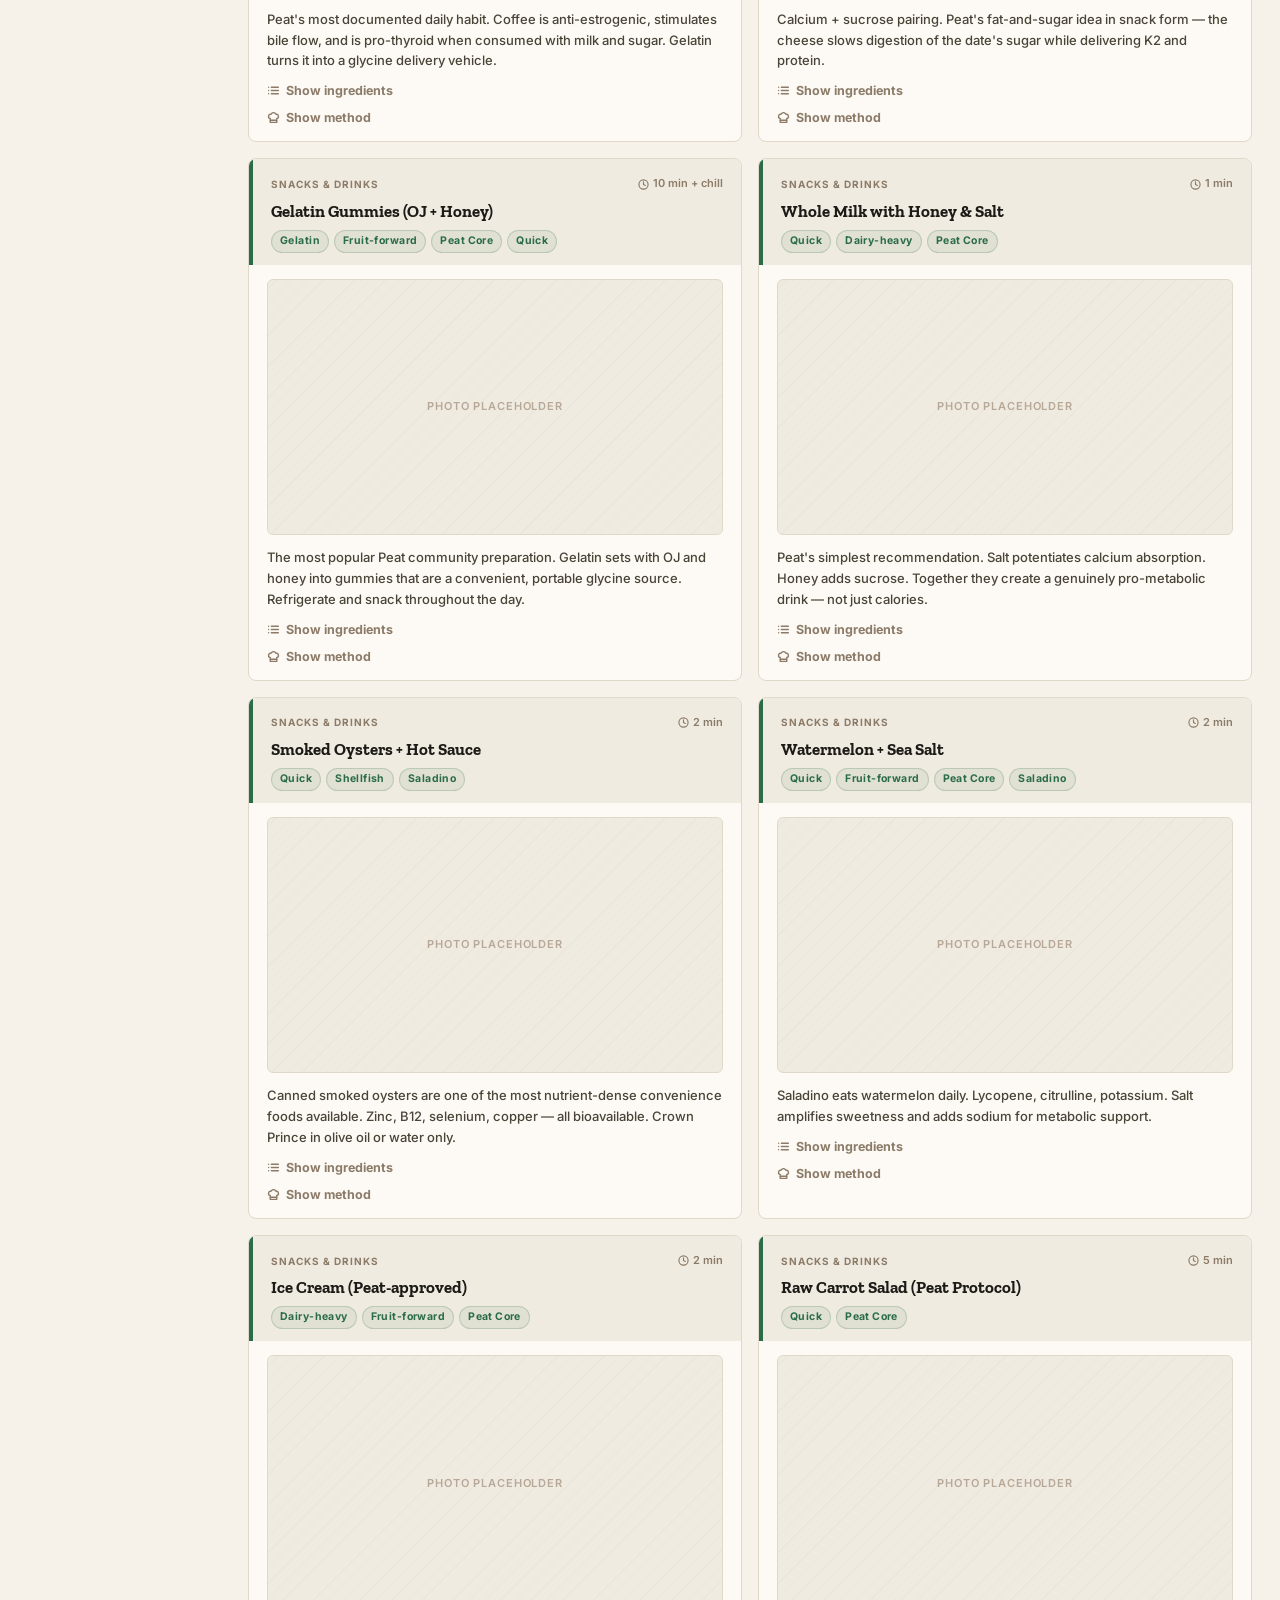
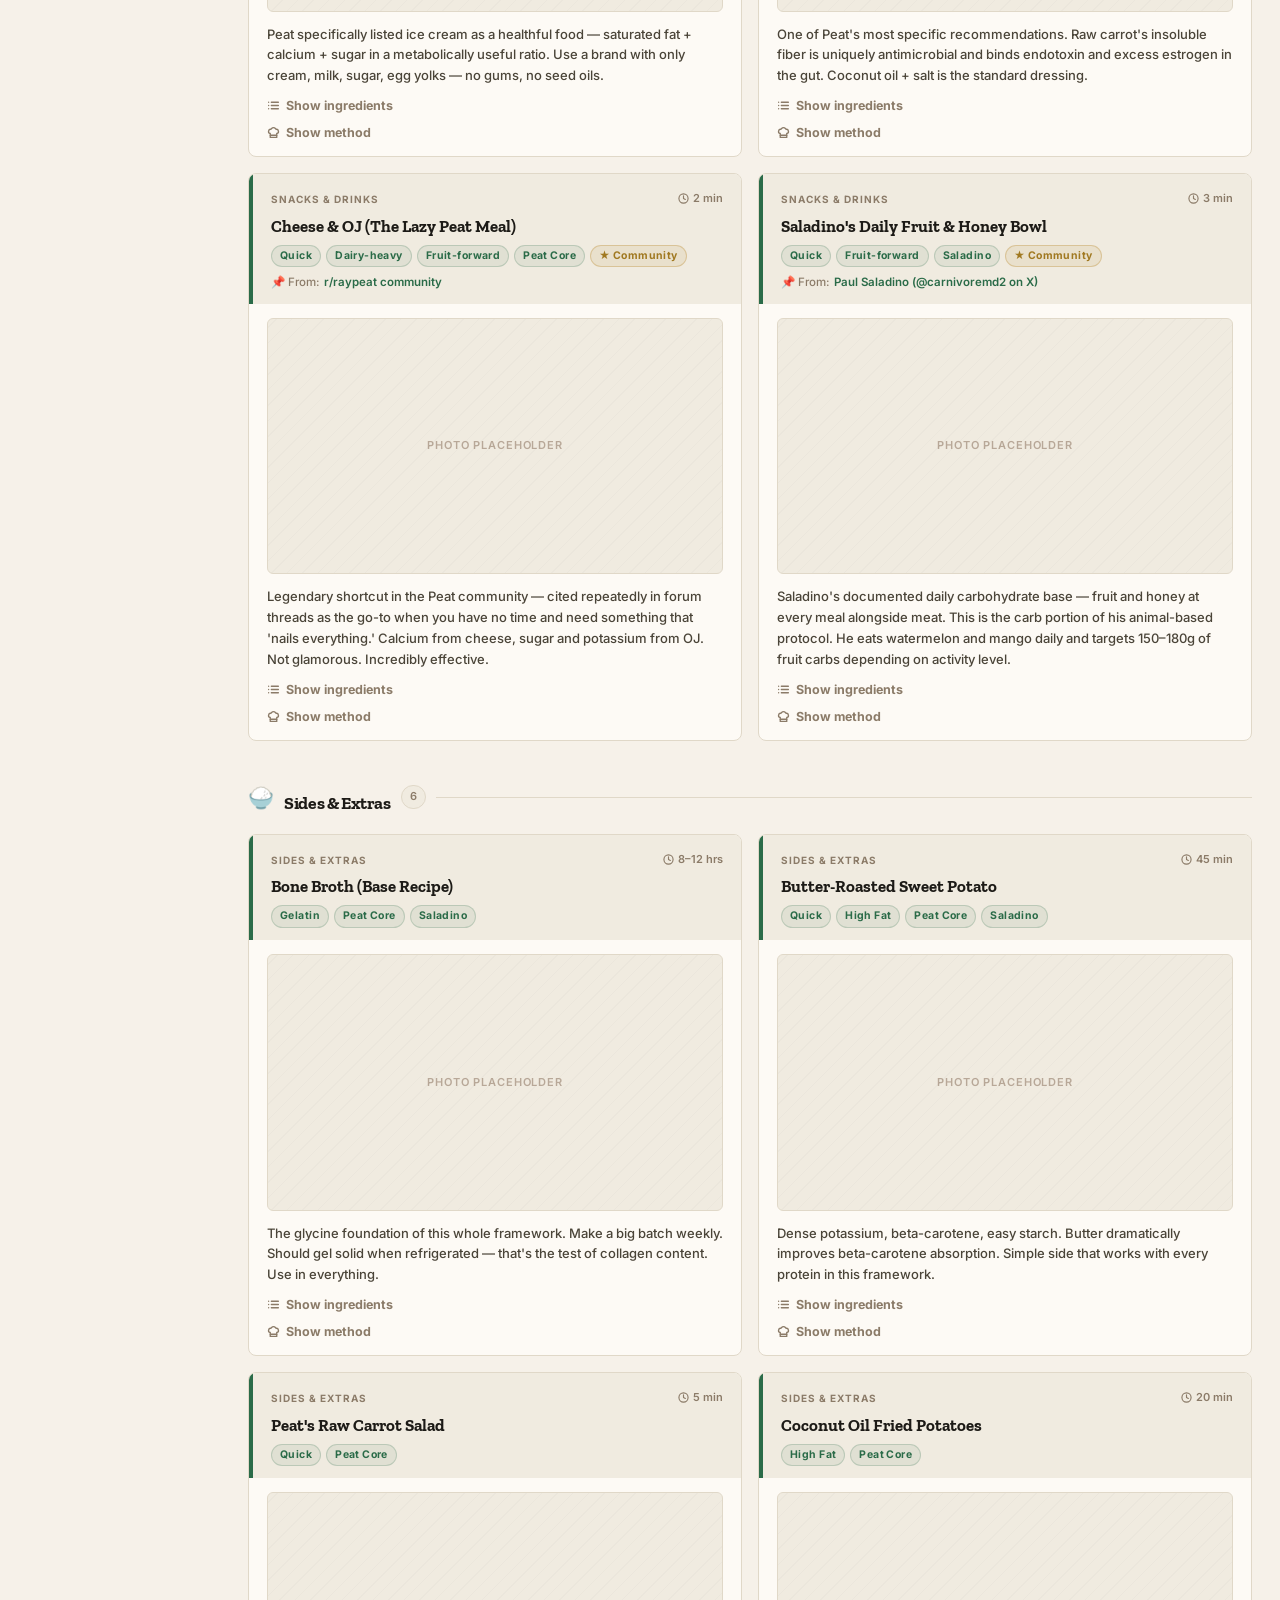
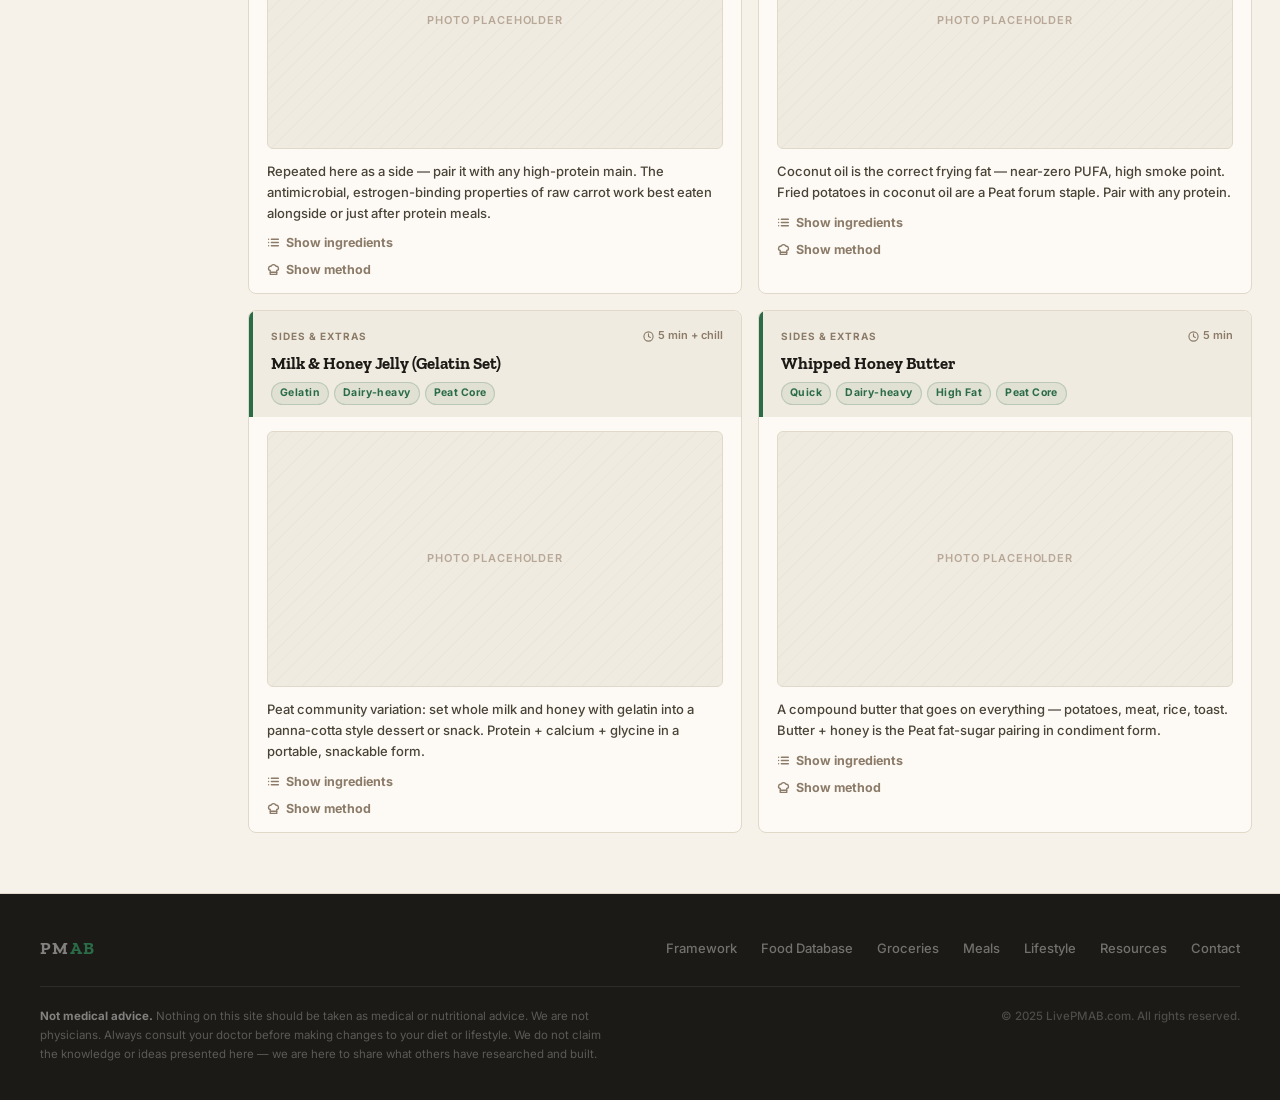
<file: meals.html>
<!DOCTYPE html>
<html lang="en">
<head>
  <meta charset="UTF-8" />
  <meta name="viewport" content="width=device-width, initial-scale=1.0" />
  <title>PMAB - Meal Library</title>
  <meta name="description" content="35+ framework-aligned recipes. Beef, eggs, dairy, fruit. Every meal explains the why behind the ingredients."/>
  <meta name="keywords" content="pro metabolic recipes, animal based recipes, ray peat inspired meals, paul saladino meals, bone broth recipe, gelatin recipe, liver recipe, grass fed beef recipes, whole food dinner ideas, metabolic health cooking, seed oil free recipes"/>
  <meta property="og:title" content="PMAB - Meal Library"/>
  <meta property="og:description" content="35+ framework-aligned recipes. Beef, eggs, dairy, fruit. Every meal explains the why behind the ingredients."/>
  <meta property="og:type" content="website"/>
  <link rel="icon" type="image/png" href="/images/favicon-96x96.png" sizes="96x96" />
  <link rel="icon" type="image/svg+xml" href="/images/favicon.svg" />
  <link rel="shortcut icon" href="/images/favicon.ico" />
  <link rel="apple-touch-icon" sizes="180x180" href="/images/apple-touch-icon.png" />
  <link rel="manifest" href="/images/site.webmanifest" />
  <link rel="preconnect" href="https://fonts.googleapis.com" />
  <link rel="preconnect" href="https://fonts.gstatic.com" crossorigin />
  <link href="https://fonts.googleapis.com/css2?family=Zilla+Slab:wght@400;600;700&family=Inter:wght@400;500;600;700&display=swap" rel="stylesheet" />
  <script src="meals.js"></script>
  <link rel="stylesheet" href="shared.css"/>

  <style>

    *, *::before, *::after { box-sizing: border-box; margin: 0; padding: 0; }
    html { scroll-behavior: smooth; }
    body {
      background: var(--bg);
      color: var(--text);
      font-family: var(--font-b);
      font-size: 15px;
      line-height: 1.6;
      min-height: 100vh;
    }

    /* ── HEADER ─────────────────────────────────── */
    header {
      border-bottom: 1px solid var(--border);
      padding: 24px 32px;
      display: flex;
      align-items: center;
      justify-content: space-between;
      flex-wrap: wrap;
      gap: 16px;
      position: sticky;
      top: 0;
      background: var(--bg);
      z-index: 100;
    }

    .wordmark {
      display: flex;
      align-items: baseline;
      gap: 14px;
      text-decoration: none;
    }

    .wordmark-main {
      font-family: var(--font-d);
      font-size: 2.1rem;
      font-weight: 700;
      letter-spacing: 0.06em;
      color: var(--text);
      line-height: 1;
    }
    .wordmark-main span { color: var(--green); }

    .wordmark-divider { width: 1px; height: 22px; background: var(--border-hi); }

    .wordmark-sub {
      font-size: 11px;
      letter-spacing: 0.18em;
      text-transform: uppercase;
      color: var(--text-3);
      font-weight: 600;
      line-height: 1.3;
    }

    .header-nav {
      display: flex;
      gap: 4px;
      align-items: center;
    }

    .nav-link {
      padding: 7px 14px;
      border-radius: var(--r);
      font-size: 13px;
      font-weight: 600;
      color: var(--text-3);
      text-decoration: none;
      transition: all var(--ease);
      border: 1px solid transparent;
    }
    .nav-link:hover { color: var(--text-2); background: var(--bg-card2); }
    .nav-link.active {
      color: var(--green);
      border-color: var(--green);
      background: var(--green-lo);
    }

    /* ── HERO ────────────────────────────────────── */
    .hero {
      padding: 48px 32px 40px;
      border-bottom: 1px solid var(--border);
      display: grid;
      grid-template-columns: 1fr auto;
      gap: 48px;
      align-items: start;
    }

    .hero-eyebrow {
      font-size: 11px;
      letter-spacing: 0.22em;
      text-transform: uppercase;
      color: var(--green);
      font-weight: 700;
      margin-bottom: 14px;
    }

    .hero-headline {
      font-family: var(--font-d);
      font-size: 2.4rem;
      font-weight: 700;
      color: var(--text);
      line-height: 1.2;
      margin-bottom: 16px;
      letter-spacing: -0.01em;
    }

    .hero-body {
      color: var(--text-2);
      font-size: 15px;
      line-height: 1.75;
      max-width: 520px;
      font-weight: 400;
    }

    .hero-stats {
      display: flex;
      flex-direction: column;
      gap: 24px;
      min-width: 100px;
    }

    .stat { text-align: right; }
    .stat-number {
      font-family: var(--font-d);
      font-size: 2.6rem;
      font-weight: 700;
      color: var(--green);
      line-height: 1;
      display: block;
    }
    .stat-label {
      font-size: 11px;
      letter-spacing: 0.12em;
      text-transform: uppercase;
      color: var(--text-3);
      font-weight: 600;
      margin-top: 3px;
      display: block;
    }

    /* ── TOOLBAR ─────────────────────────────────── */
    .toolbar {
      padding: 0 32px;
      border-bottom: 1px solid var(--border);
      background: var(--bg-card);
      display: flex;
      flex-direction: column;
      gap: 0;
    }

    .toolbar-row {
      display: flex;
      gap: 6px;
      align-items: center;
      flex-wrap: wrap;
      padding: 12px 0;
    }

    .toolbar-row + .toolbar-row {
      border-top: 1px solid var(--border);
    }

    .toolbar-label {
      font-size: 11px;
      color: var(--text-3);
      font-weight: 700;
      letter-spacing: 0.1em;
      text-transform: uppercase;
      margin-right: 6px;
      flex-shrink: 0;
    }

    .pill {
      display: inline-flex;
      align-items: center;
      gap: 5px;
      padding: 5px 12px;
      border-radius: 999px;
      border: 1px solid var(--border);
      background: transparent;
      color: var(--text-3);
      font-size: 12.5px;
      font-family: var(--font-b);
      font-weight: 600;
      cursor: pointer;
      transition: all var(--ease);
      white-space: nowrap;
    }
    .pill:hover { border-color: var(--border-hi); color: var(--text-2); }
    .pill.active {
      border-color: var(--green);
      color: var(--green);
      background: var(--green-lo);
    }

    .search-wrap {
      margin-left: auto;
      position: relative;
      flex-shrink: 0;
    }

    .search-icon {
      position: absolute;
      left: 10px;
      top: 50%;
      transform: translateY(-50%);
      color: var(--text-3);
      pointer-events: none;
    }

    #search-input {
      background: var(--bg);
      border: 1px solid var(--border-hi);
      border-radius: var(--r);
      color: var(--text);
      font-family: var(--font-b);
      font-size: 13px;
      font-weight: 500;
      padding: 7px 12px 7px 32px;
      width: 200px;
      outline: none;
      transition: border-color var(--ease);
    }
    #search-input::placeholder { color: var(--text-3); }
    #search-input:focus { border-color: var(--green); }

    /* ── LAYOUT ──────────────────────────────────── */
    .page-body {
      display: grid;
      grid-template-columns: 220px 1fr;
      min-height: calc(100vh - 200px);
      align-items: start;
    }

    /* ── SIDEBAR ─────────────────────────────────── */
    aside {
      border-right: 1px solid var(--border);
      padding: 24px 0;
      position: sticky;
      top: 73px;
      height: calc(100vh - 73px);
      overflow-y: auto;
      background: var(--bg-card);
    }

    .aside-section { padding: 0 16px 20px; }

    .aside-label {
      font-size: 10px;
      letter-spacing: 0.15em;
      text-transform: uppercase;
      color: var(--text-3);
      font-weight: 700;
      margin-bottom: 8px;
      padding: 0 4px;
    }

    .aside-cat {
      display: flex;
      align-items: center;
      gap: 8px;
      padding: 8px 10px;
      border-radius: var(--r);
      cursor: pointer;
      transition: all var(--ease);
      color: var(--text-2);
      font-size: 13.5px;
      font-weight: 600;
      border: 1px solid transparent;
      text-decoration: none;
    }
    .aside-cat:hover { background: var(--bg-card2); color: var(--text); }
    .aside-cat.active {
      background: var(--green-lo);
      border-color: var(--green-bd);
      color: var(--green);
    }

    .aside-cat .cat-emoji { font-size: 1.1rem; flex-shrink: 0; }
    .aside-cat .cat-count {
      margin-left: auto;
      font-size: 11px;
      color: var(--text-3);
      font-variant-numeric: tabular-nums;
    }

    /* ── MEAL GRID ───────────────────────────────── */
    .meal-grid {
      padding: 28px 28px 60px;
      display: grid;
      grid-template-columns: repeat(auto-fill, minmax(340px, 1fr));
      gap: 16px;
      align-content: start;
    }

    /* ── SECTION HEADER ──────────────────────────── */
    .section-header {
      grid-column: 1 / -1;
      display: flex;
      align-items: center;
      gap: 10px;
      padding: 8px 0 4px;
    }

    .section-header:not(:first-child) { margin-top: 16px; }

    .section-emoji { font-size: 1.3rem; }

    .section-title {
      font-family: var(--font-d);
      font-size: 1.1rem;
      font-weight: 700;
      color: var(--text);
    }

    .section-count {
      font-size: 11px;
      color: var(--text-3);
      font-weight: 600;
      background: var(--bg-card2);
      border: 1px solid var(--border);
      border-radius: 999px;
      padding: 2px 8px;
    }

    .section-line {
      flex: 1;
      height: 1px;
      background: var(--border);
    }

    /* ── MEAL CARD ───────────────────────────────── */
    .meal-card {
      background: var(--bg-card);
      border: 1px solid var(--border);
      border-radius: 8px;
      overflow: hidden;
      cursor: pointer;
      transition: border-color var(--ease), transform var(--ease);
      display: flex;
      flex-direction: column;
    }
    .meal-card:hover {
      border-color: var(--border-hi);
      transform: translateY(-1px);
    }
    .meal-card.hidden { display: none; }

    .meal-card-top {
      padding: 16px 18px 12px;
      border-left: 4px solid var(--green);
      background: var(--bg-card2);
    }

    .meal-meta {
      display: flex;
      align-items: center;
      gap: 8px;
      margin-bottom: 8px;
    }

    .meal-cat-badge {
      font-size: 10px;
      letter-spacing: 0.1em;
      text-transform: uppercase;
      color: var(--text-3);
      font-weight: 700;
    }

    .meal-time {
      display: inline-flex;
      align-items: center;
      gap: 4px;
      font-size: 11px;
      color: var(--text-3);
      font-weight: 600;
      margin-left: auto;
    }

    .meal-name {
      font-family: var(--font-d);
      font-size: 1.05rem;
      font-weight: 700;
      color: var(--text);
      line-height: 1.25;
      margin-bottom: 8px;
    }

    .meal-tags {
      display: flex;
      gap: 5px;
      flex-wrap: wrap;
    }

    .tag-chip {
      font-size: 10.5px;
      font-weight: 700;
      letter-spacing: 0.04em;
      padding: 2px 8px;
      border-radius: 999px;
      border: 1px solid var(--green-bd);
      color: var(--green);
      background: var(--green-lo);
      white-space: nowrap;
    }

    /* Community / user submission tag */
    .community-chip {
      display: inline-flex;
      align-items: center;
      gap: 4px;
      font-size: 10.5px;
      font-weight: 700;
      letter-spacing: 0.04em;
      padding: 2px 8px;
      border-radius: 999px;
      border: 1px solid rgba(180,130,30,0.3);
      color: #a07820;
      background: rgba(180,130,30,0.1);
      white-space: nowrap;
    }

    .community-source {
      font-size: 11.5px;
      color: var(--text-3);
      font-weight: 500;
      margin-top: 6px;
      display: flex;
      align-items: center;
      gap: 5px;
    }

    .community-source a {
      color: var(--green);
      text-decoration: none;
      font-weight: 600;
    }
    .community-source a:hover { text-decoration: underline; }

    /* Meal image placeholder */
    .meal-img {
      width: 100%;
      aspect-ratio: 16/9;
      border-radius: var(--r);
      overflow: hidden;
      background: var(--bg-card2);
      border: 1px solid var(--border);
      flex-shrink: 0;
      position: relative;
    }

    .meal-img img {
      width: 100%;
      height: 100%;
      object-fit: cover;
      display: block;
    }

    .meal-img-placeholder {
      position: absolute;
      inset: 0;
      display: flex;
      align-items: center;
      justify-content: center;
      font-size: 11px;
      letter-spacing: 0.08em;
      text-transform: uppercase;
      color: var(--text-4);
      font-weight: 600;
    }

    .meal-img-placeholder::before {
      content: '';
      position: absolute;
      inset: 0;
      background: repeating-linear-gradient(-45deg, transparent, transparent 10px,
        rgba(0,0,0,0.018) 10px, rgba(0,0,0,0.018) 11px);
    }

    /* Submit a meal banner */
    .submit-banner {
      margin: 0 28px 8px;
      padding: 13px 18px;
      background: var(--bg-card);
      border: 1px solid var(--border);
      border-left: 3px solid var(--green);
      border-radius: var(--r);
      display: flex;
      align-items: center;
      gap: 14px;
      flex-wrap: wrap;
    }

    .submit-banner-text {
      flex: 1;
      font-size: 13px;
      color: var(--text-3);
      font-weight: 500;
      line-height: 1.5;
    }

    .submit-banner-text strong {
      color: var(--text-2);
      font-weight: 700;
      display: block;
      margin-bottom: 1px;
      font-size: 13.5px;
    }

    .btn-submit {
      display: inline-flex;
      align-items: center;
      gap: 6px;
      padding: 8px 15px;
      border-radius: var(--r);
      font-family: var(--font-b);
      font-size: 13px;
      font-weight: 700;
      cursor: pointer;
      transition: all var(--ease);
      border: 1px solid var(--green-bd);
      background: var(--green-lo);
      color: var(--green);
      text-decoration: none;
      white-space: nowrap;
      flex-shrink: 0;
    }
    .btn-submit:hover { background: var(--green); color: #fff; border-color: var(--green); }

    .meal-card-body {
      padding: 14px 18px 16px;
      flex: 1;
      display: flex;
      flex-direction: column;
      gap: 12px;
    }

    .meal-why {
      font-size: 13px;
      color: var(--text-2);
      line-height: 1.6;
      font-weight: 500;
    }

    .ingredients-toggle {
      display: flex;
      align-items: center;
      gap: 6px;
      font-size: 12.5px;
      font-weight: 700;
      color: var(--text-3);
      cursor: pointer;
      transition: color var(--ease);
      user-select: none;
      border: none;
      background: none;
      font-family: var(--font-b);
      padding: 0;
    }
    .ingredients-toggle:hover { color: var(--green); }

    .ingredients-list {
      display: none;
      padding: 10px 0 0;
      border-top: 1px solid var(--border);
    }
    .ingredients-list.open { display: block; }

    .ingredient-item {
      font-size: 12.5px;
      color: var(--text-2);
      font-weight: 500;
      padding: 3px 0;
      display: flex;
      gap: 8px;
      align-items: flex-start;
    }

    .ingredient-item::before {
      content: '·';
      color: var(--green);
      font-weight: 700;
      flex-shrink: 0;
      line-height: 1.5;
    }

    .method-block {
      display: none;
      padding: 10px 12px;
      background: var(--bg);
      border: 1px solid var(--border);
      border-radius: var(--r);
      font-size: 12.5px;
      color: var(--text-2);
      line-height: 1.65;
      font-weight: 500;
    }
    .method-block.open { display: block; }

    /* ── EMPTY STATE ─────────────────────────────── */
    .empty-state {
      grid-column: 1 / -1;
      text-align: center;
      padding: 80px 32px;
      color: var(--text-3);
    }
    .empty-state-icon { font-size: 2.5rem; margin-bottom: 16px; }
    .empty-state h3 {
      font-family: var(--font-d);
      font-size: 1.1rem;
      color: var(--text);
      margin-bottom: 8px;
    }

    /* ── SUBMIT BANNER ───────────────────────────── */
    .submit-banner {
      margin: 0 28px 4px;
      padding: 14px 20px;
      background: var(--bg-card2);
      border: 1px solid var(--border);
      border-left: 4px solid var(--green);
      border-radius: var(--r);
      display: flex;
      align-items: center;
      gap: 16px;
      flex-wrap: wrap;
    }

    .submit-banner-text {
      flex: 1;
      font-size: 13px;
      color: var(--text-3);
      font-weight: 500;
      line-height: 1.5;
    }

    .submit-banner-text strong {
      color: var(--text-2);
      font-weight: 700;
      display: block;
      margin-bottom: 1px;
      font-size: 13.5px;
    }

    .btn-submit {
      display: inline-flex;
      align-items: center;
      gap: 6px;
      padding: 8px 16px;
      border-radius: var(--r);
      font-family: var(--font-b);
      font-size: 13px;
      font-weight: 700;
      cursor: pointer;
      transition: all var(--ease);
      border: 1px solid var(--green-bd);
      background: var(--green-lo);
      color: var(--green);
      text-decoration: none;
      white-space: nowrap;
      flex-shrink: 0;
    }
    .btn-submit:hover {
      background: var(--green);
      color: var(--bg);
      border-color: var(--green);
    }

    /* ── SCROLLBAR ───────────────────────────────── */
    ::-webkit-scrollbar { width: 5px; height: 5px; }
    ::-webkit-scrollbar-track { background: var(--bg); }
    ::-webkit-scrollbar-thumb { background: var(--border-hi); border-radius: 3px; }

    /* ── RESPONSIVE ──────────────────────────────── */
    @media (max-width: 900px) {
      .page-body { grid-template-columns: 1fr; }
      aside { position: static; height: auto; border-right: none; border-bottom: 1px solid var(--border); padding: 16px; }
      .aside-section { display: flex; gap: 6px; flex-wrap: wrap; padding: 0; }
      .aside-label { display: none; }
    }

    @media (max-width: 600px) {
      header { padding: 16px 18px; }
      .wordmark-divider, .wordmark-sub { display: none; }
      .hero { grid-template-columns: 1fr; gap: 24px; padding: 28px 18px; }
      .hero-stats { flex-direction: row; gap: 24px; }
      .stat { text-align: left; }
      .toolbar { padding: 0 18px; }
      .meal-grid { padding: 16px 16px 60px; }
      .search-wrap { margin-left: 0; width: 100%; }
      #search-input { width: 100%; }
    }

    @media print {
      header, .toolbar, aside { display: none !important; }
      .page-body { grid-template-columns: 1fr; }
      .meal-grid { padding: 0; display: block; }
      .meal-card { break-inside: avoid; margin-bottom: 20px; border: 1px solid #ccc; }
      .ingredients-list, .method-block { display: block !important; }
      body { background: white; color: black; }
    }
  </style>
</head>
<body>

<!-- HEADER -->
<div class="logo-strip">
  <a class="nav-logo" href="index.html">
    <span class="nav-mark">PM<em>AB</em></span>
    <span class="nav-sep"></span>
    <span class="nav-sub"><span class="sub-pm">Pro-Metabolic</span><br><span class="sub-ab">Animal-Based</span></span>
  </a>
</div>
<nav class="site-nav">
  <ul class="nav-links">
    <li><a href="index.html">Home</a></li>
    <li><a href="framework.html">Framework</a></li>
    <li><a href="foods.html">Food Database</a></li>
    <li><a href="groceries.html">Groceries</a></li>
    <li><a href="meals.html" class="active">Meals</a></li>
    <li><a href="lifestyle.html">Lifestyle</a></li>
    <li><a href="resources.html">Resources</a></li>
    <li><a href="contact.html">Contact</a></li>
  </ul>
</nav>

<!-- HERO -->
<div class="hero">
  <div class="hero-text">
    <div class="hero-eyebrow">Meal Templates · Framework Cooking</div>
    <h1 class="hero-headline">Real meals.<br>Real ingredients.</h1>
    <p class="hero-body">Every recipe built from the PMAB food list. No seed oils, no processed carbs — just the food that works. Click any card to see ingredients and method.</p>
  </div>
  <div class="hero-stats" id="hero-stats"></div>
</div>

<!-- TOOLBAR -->
<div class="toolbar">
  <div class="toolbar-row">
    <span class="toolbar-label">Tags</span>
    <button class="pill active" data-tag="all" onclick="setTag('all',this)">All meals</button>
    <button class="pill" data-tag="community" onclick="setTag('community',this)">★ Community</button>
    <div id="tag-pills" style="display:contents;"></div>
    <div class="search-wrap">
      <span class="search-icon"><svg width="13" height="13" viewBox="0 0 24 24" fill="none" stroke="currentColor" stroke-width="2.5" stroke-linecap="round" stroke-linejoin="round"><circle cx="11" cy="11" r="8"/><line x1="21" y1="21" x2="16.65" y2="16.65"/></svg></span>
      <input type="text" id="search-input" placeholder="Search meals…" oninput="onSearch(this.value)" />
    </div>
  </div>
</div>

<!-- BODY -->
<div class="page-body">
  <aside id="aside"></aside>
  <div style="display:flex;flex-direction:column;min-width:0;">
    <div class="submit-banner">
      <div class="submit-banner-text">
        <strong>Got a recipe that fits the framework?</strong>
        Eating something great that belongs here — send it over.
      </div>
      <a class="btn-submit" href="contact.html?type=meal">
        <svg width="13" height="13" viewBox="0 0 24 24" fill="none" stroke="currentColor" stroke-width="2.5" stroke-linecap="round" stroke-linejoin="round"><path d="m22 2-7 20-4-9-9-4Z"/><path d="M22 2 11 13"/></svg>
        Submit a meal
      </a>
    </div>
    <div class="meal-grid" id="meal-grid"></div>
  </div>
</div>

<script>
let activeTag = 'all';
let activeCat = 'all';
let searchQ   = '';

// ── INIT ──────────────────────────────────────────────
function init() {
  buildHero();
  buildTagPills();
  buildAside();
  render();
}

function buildHero() {
  const total = MEALS_DATA.meals.length;
  const cats  = MEALS_DATA.categories.length;
  const quick = MEALS_DATA.meals.filter(m => m.tags.includes('quick')).length;
  document.getElementById('hero-stats').innerHTML = `
    <div class="stat"><span class="stat-number">${total}</span><span class="stat-label">Recipes</span></div>
    <div class="stat"><span class="stat-number">${cats}</span><span class="stat-label">Categories</span></div>
    <div class="stat"><span class="stat-number">${quick}</span><span class="stat-label">Under 20 min</span></div>
  `;
}

function buildTagPills() {
  const c = document.getElementById('tag-pills');
  MEALS_DATA.tags.forEach(t => {
    const btn = document.createElement('button');
    btn.className = 'pill';
    btn.dataset.tag = t.id;
    btn.textContent = t.label;
    btn.title = t.desc;
    btn.onclick = () => setTag(t.id, btn);
    c.appendChild(btn);
  });
}

function buildAside() {
  const aside = document.getElementById('aside');
  // All
  aside.innerHTML = `
    <div class="aside-section">
      <div class="aside-label">Category</div>
      <a class="aside-cat active" data-cat="all" onclick="setCat('all',this)" href="#">
        <span class="cat-emoji">🍽️</span> All Meals
        <span class="cat-count">${MEALS_DATA.meals.length}</span>
      </a>
      ${MEALS_DATA.categories.map(cat => {
        const n = MEALS_DATA.meals.filter(m => m.category === cat.id).length;
        return `<a class="aside-cat" data-cat="${cat.id}" onclick="setCat('${cat.id}',this)" href="#">
          <span class="cat-emoji">${cat.emoji}</span> ${cat.label}
          <span class="cat-count">${n}</span>
        </a>`;
      }).join('')}
    </div>
  `;
}

// ── FILTER LOGIC ──────────────────────────────────────
function visibleMeals() {
  return MEALS_DATA.meals.filter(m => {
    const matchCat  = activeCat === 'all' || m.category === activeCat;
    const matchTag  = activeTag === 'all' || m.tags.includes(activeTag) || (activeTag === 'community' && m.community);
    const matchSrch = !searchQ  || m.name.toLowerCase().includes(searchQ) || m.why.toLowerCase().includes(searchQ) || m.ingredients.some(i => i.toLowerCase().includes(searchQ));
    return matchCat && matchTag && matchSrch;
  });
}

function setTag(id, el) {
  activeTag = id;
  document.querySelectorAll('.pill').forEach(p => p.classList.remove('active'));
  el.classList.add('active');
  render();
}

function setCat(id, el) {
  activeCat = id;
  document.querySelectorAll('.aside-cat').forEach(a => a.classList.remove('active'));
  el.classList.add('active');
  render();
  return false;
}

function onSearch(val) {
  searchQ = val.toLowerCase().trim();
  render();
}

// ── RENDER ────────────────────────────────────────────
function render() {
  const grid = document.getElementById('meal-grid');
  const meals = visibleMeals();

  if (!meals.length) {
    grid.innerHTML = `<div class="empty-state">
      <div class="empty-state-icon">🍽️</div>
      <h3>No meals match</h3>
      <p>Try a different filter or search term.</p>
    </div>`;
      return;
  }

  // Group by category in natural order
  const catsToShow = activeCat === 'all'
    ? MEALS_DATA.categories
    : MEALS_DATA.categories.filter(c => c.id === activeCat);

  let html = '';
  catsToShow.forEach(cat => {
    const catMeals = meals.filter(m => m.category === cat.id);
    if (!catMeals.length) return;
    html += `
      <div class="section-header">
        <span class="section-emoji">${cat.emoji}</span>
        <span class="section-title">${cat.label}</span>
        <span class="section-count">${catMeals.length}</span>
        <div class="section-line"></div>
      </div>
    `;
    catMeals.forEach(m => { html += mealCard(m, cat); });
  });

  grid.innerHTML = html;
}

function mealCard(m, cat) {
  const tagChips = m.tags.map(tid => {
    const t = MEALS_DATA.tags.find(x => x.id === tid);
    return t ? `<span class="tag-chip">${t.label}</span>` : '';
  }).join('');

  const communityChip = m.community
    ? `<span class="community-chip">★ Community</span>`
    : '';

  const sourceBlock = m.community && m.source
    ? `<div class="community-source">
        📌 From:
        <a href="${m.sourceUrl}" target="_blank" rel="noopener">${m.source}</a>
      </div>`
    : '';

  const imgBlock = m.img
    ? `<div class="meal-img"><img src="${m.img}" alt="${m.name}" loading="lazy"/></div>`
    : `<div class="meal-img"><div class="meal-img-placeholder">Photo placeholder</div></div>`;

  const ingredients = m.ingredients.map(i => `<div class="ingredient-item">${i}</div>`).join('');

  return `
    <div class="meal-card" id="card-${m.id}">
      <div class="meal-card-top">
        <div class="meal-meta">
          <span class="meal-cat-badge">${cat.label}</span>
          <span class="meal-time">
            <svg xmlns="http://www.w3.org/2000/svg" width="11" height="11" viewBox="0 0 24 24" fill="none" stroke="currentColor" stroke-width="2.5" stroke-linecap="round" stroke-linejoin="round"><circle cx="12" cy="12" r="10"/><polyline points="12 6 12 12 16 14"/></svg>
            ${m.time}
          </span>
        </div>
        <div class="meal-name">${m.name}</div>
        <div class="meal-tags">${tagChips}${communityChip}</div>
        ${sourceBlock}
      </div>
      <div class="meal-card-body">
        ${imgBlock}
        <div class="meal-why">${m.why}</div>

        <button class="ingredients-toggle" onclick="toggleSection('${m.id}','ing')">
          <svg xmlns="http://www.w3.org/2000/svg" width="13" height="13" viewBox="0 0 24 24" fill="none" stroke="currentColor" stroke-width="2.5" stroke-linecap="round" stroke-linejoin="round"><line x1="8" y1="6" x2="21" y2="6"/><line x1="8" y1="12" x2="21" y2="12"/><line x1="8" y1="18" x2="21" y2="18"/><line x1="3" y1="6" x2="3.01" y2="6"/><line x1="3" y1="12" x2="3.01" y2="12"/><line x1="3" y1="18" x2="3.01" y2="18"/></svg>
          <span id="ing-label-${m.id}">Show ingredients</span>
        </button>
        <div class="ingredients-list" id="ing-${m.id}">
          ${ingredients}
        </div>

        <button class="ingredients-toggle" onclick="toggleSection('${m.id}','method')">
          <svg xmlns="http://www.w3.org/2000/svg" width="13" height="13" viewBox="0 0 24 24" fill="none" stroke="currentColor" stroke-width="2.5" stroke-linecap="round" stroke-linejoin="round"><path d="M6 13.87A4 4 0 0 1 7.41 6a5.11 5.11 0 0 1 1.05-1.54 5 5 0 0 1 7.08 0A5.11 5.11 0 0 1 16.59 6 4 4 0 0 1 18 13.87V21H6Z"/><line x1="6" y1="17" x2="18" y2="17"/></svg>
          <span id="method-label-${m.id}">Show method</span>
        </button>
        <div class="method-block" id="method-${m.id}">${m.method}</div>
      </div>
    </div>
  `;
}

function toggleSection(id, type) {
  const el    = document.getElementById(`${type}-${id}`);
  const label = document.getElementById(`${type}-label-${id}`);
  const isOpen = el.classList.toggle('open');

  if (type === 'ing') {
    label.textContent = isOpen ? 'Hide ingredients' : 'Show ingredients';
  } else {
    label.textContent = isOpen ? 'Hide method' : 'Show method';
  }
}

window.addEventListener('DOMContentLoaded', init);
</script>
<footer class="site-footer">
  <div class="footer-top">
    <div class="footer-mark">PM<em>AB</em></div>
    <ul class="footer-links">
      <li><a href="framework.html">Framework</a></li>
      <li><a href="foods.html">Food Database</a></li>
      <li><a href="groceries.html">Groceries</a></li>
      <li><a href="meals.html">Meals</a></li>
      <li><a href="lifestyle.html">Lifestyle</a></li>
      <li><a href="resources.html">Resources</a></li>
      <li><a href="contact.html">Contact</a></li>
    </ul>
  </div>
  <div class="footer-bottom">
    <p class="footer-disclaimer"><strong>Not medical advice.</strong> Nothing on this site should be taken as medical or nutritional advice. We are not physicians. Always consult your doctor before making changes to your diet or lifestyle. We do not claim the knowledge or ideas presented here — we are here to share what others have researched and built.</p>
    <p class="footer-copy">&copy; 2025 LivePMAB.com. All rights reserved.</p>
  </div>
</footer>
</body>
</html>
</file>
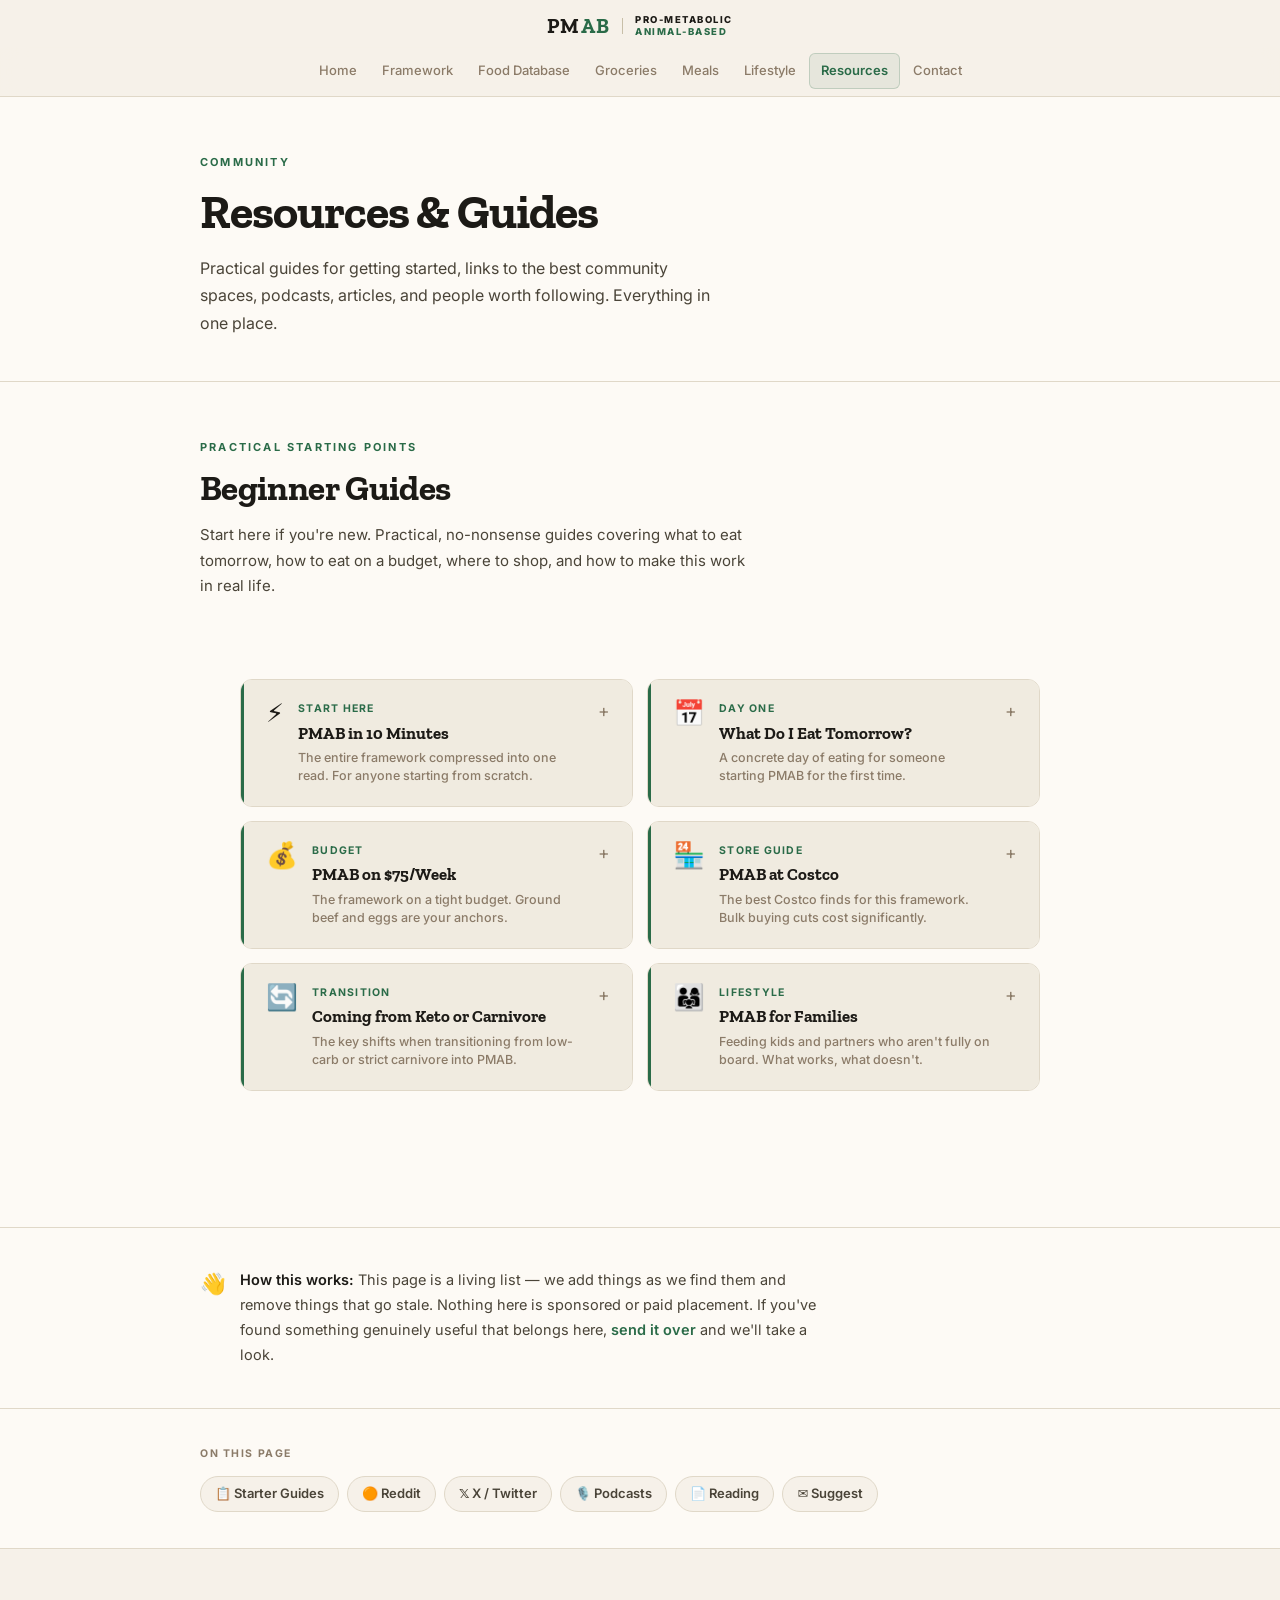
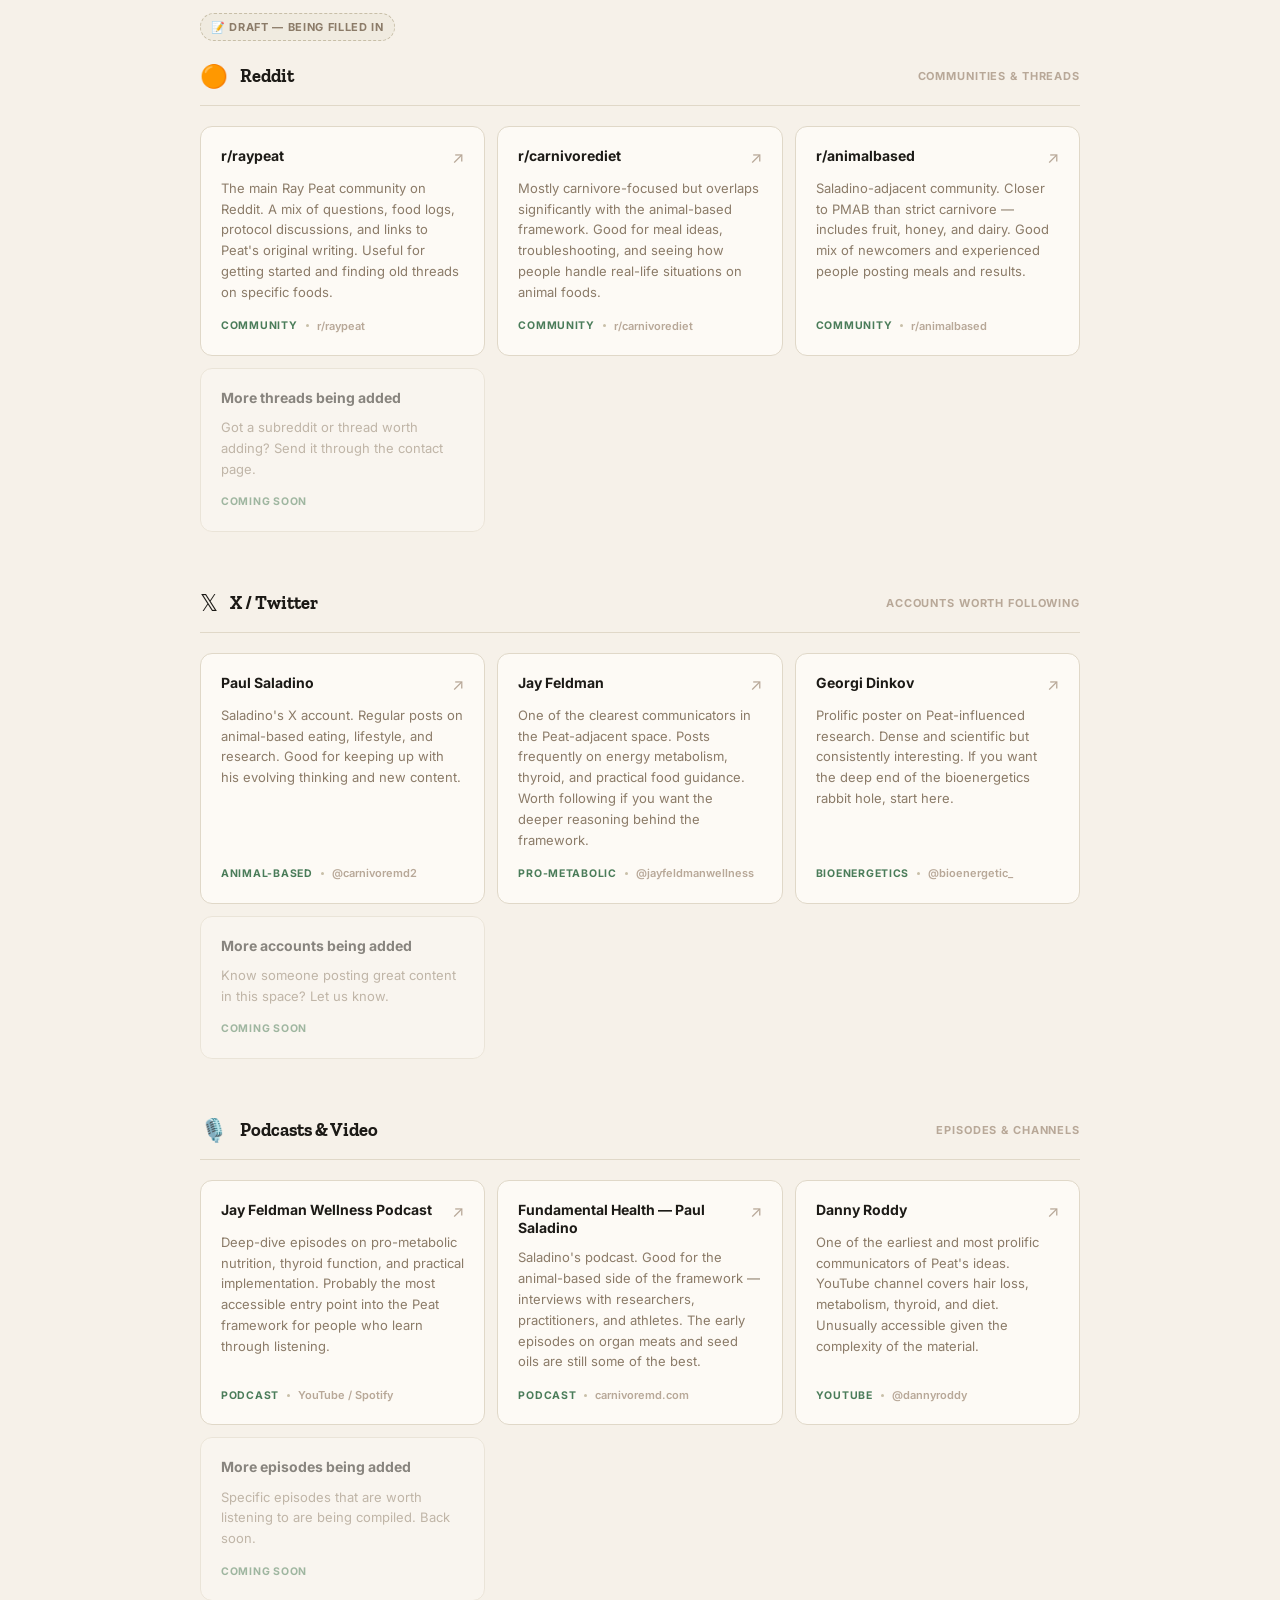
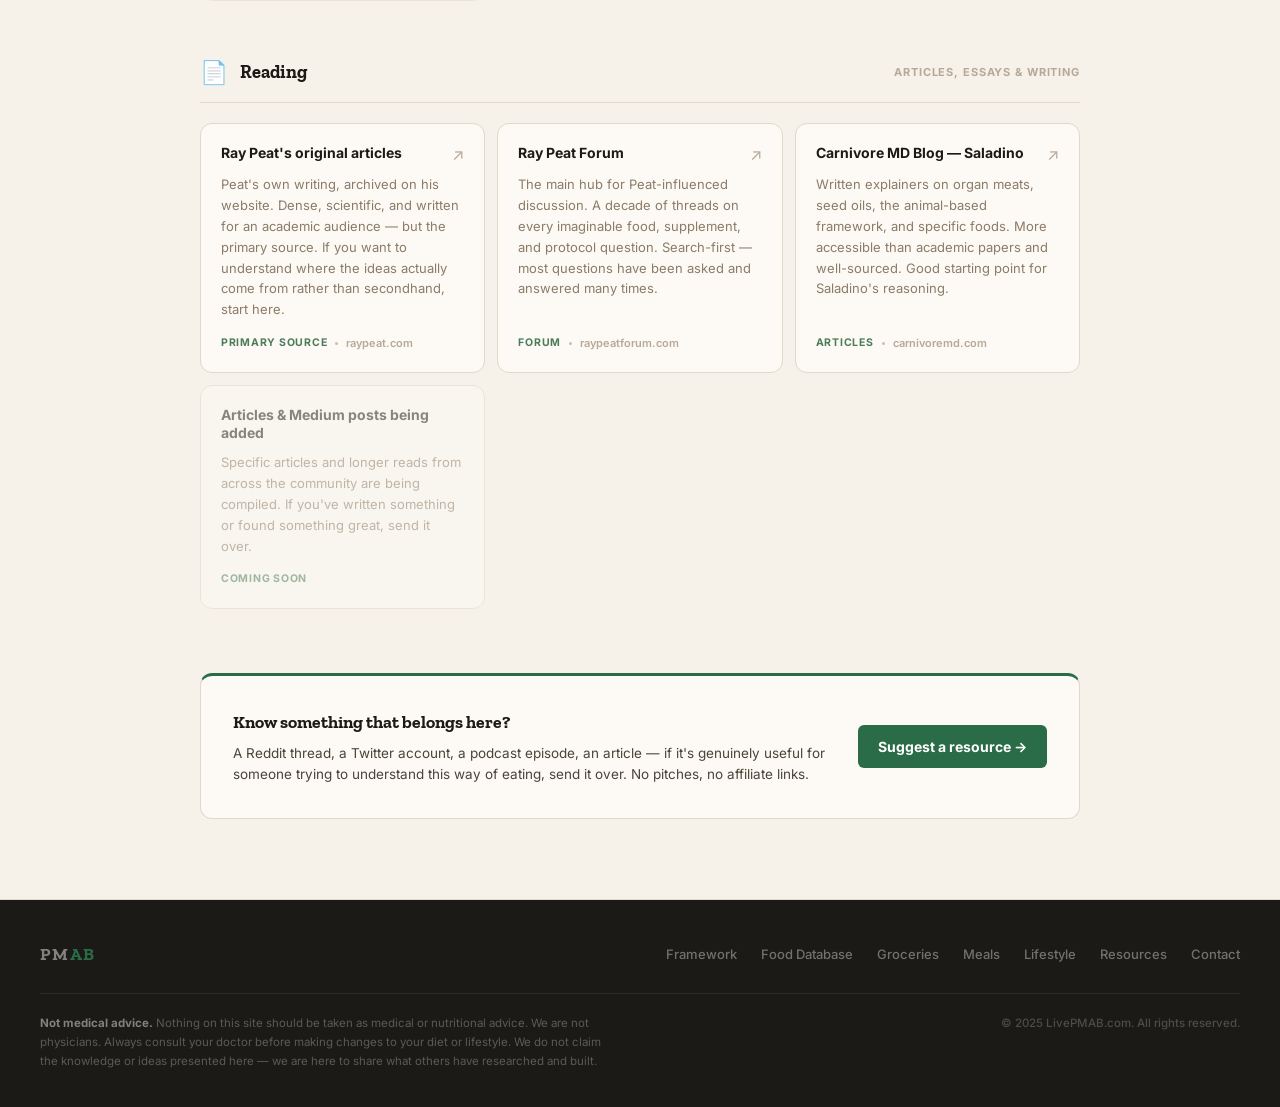
<file: resources.html>
<!DOCTYPE html>
<html lang="en">
<head>
  <meta charset="UTF-8"/>
  <meta name="viewport" content="width=device-width,initial-scale=1.0"/>
  <title>PMAB - Resources & Guides</title>
  <meta name="description" content="Beginner guides, community links, podcasts, Reddit threads, and articles for the pro-metabolic and animal-based community."/>
  <meta name="keywords" content="pro metabolic beginner guide, animal based diet guide, ray peat forum, r/raypeat, r/animalbased, jay feldman wellness podcast, paul saladino podcast, danny roddy youtube, metabolic health resources, pro metabolic community, animal based community"/>
  <meta property="og:title" content="PMAB - Resources & Guides"/>
  <meta property="og:description" content="Beginner guides, community links, podcasts, Reddit threads, and articles for the pro-metabolic and animal-based community."/>
  <meta property="og:type" content="website"/>
  <link rel="icon" type="image/png" href="/images/favicon-96x96.png" sizes="96x96" />
  <link rel="icon" type="image/svg+xml" href="/images/favicon.svg" />
  <link rel="shortcut icon" href="/images/favicon.ico" />
  <link rel="apple-touch-icon" sizes="180x180" href="/images/apple-touch-icon.png" />
  <link rel="manifest" href="/images/site.webmanifest" />
  <link rel="preconnect" href="https://fonts.googleapis.com"/>
  <link rel="preconnect" href="https://fonts.gstatic.com" crossorigin/>
  <link href="https://fonts.googleapis.com/css2?family=Zilla+Slab:wght@400;600;700&family=Inter:wght@400;500;600;700&display=swap" rel="stylesheet"/>
  <link rel="stylesheet" href="shared.css"/>
  <style>

    /* ── INTRO NOTE ───────────────────────── */
    .resources-intro {
      padding: 40px 0;
      border-bottom: 1px solid var(--border);
      background: var(--bg-card);
    }

    .intro-note {
      max-width: 620px;
      display: flex;
      gap: 14px;
      align-items: flex-start;
    }

    .intro-note-icon { font-size: 1.3rem; flex-shrink: 0; line-height: 1.5; }

    .intro-note-text {
      font-size: 14.5px;
      color: var(--text-2);
      line-height: 1.72;
    }

    .intro-note-text strong { color: var(--text); font-weight: 600; }

    /* ── SECTION LAYOUT ───────────────────── */
    .resources-body {
      padding: 64px 0 80px;
    }

    .resources-block {
      margin-bottom: 56px;
    }

    .resources-block:last-child { margin-bottom: 0; }

    .block-header {
      display: flex;
      align-items: center;
      gap: 12px;
      margin-bottom: 20px;
      padding-bottom: 14px;
      border-bottom: 1px solid var(--border);
    }

    .block-platform-icon {
      font-size: 1.4rem;
      flex-shrink: 0;
      line-height: 1;
    }

    .block-platform-name {
      font-family: var(--font-d);
      font-size: 1.15rem;
      font-weight: 700;
      color: var(--text);
    }

    .block-count {
      font-size: 11px;
      font-weight: 700;
      letter-spacing: 0.08em;
      color: var(--text-4);
      text-transform: uppercase;
      margin-left: auto;
    }

    /* ── RESOURCE CARDS ───────────────────── */
    .resource-grid {
      display: grid;
      grid-template-columns: repeat(auto-fill, minmax(280px, 1fr));
      gap: 12px;
    }

    .resource-card {
      border: 1px solid var(--border);
      border-radius: var(--r-lg);
      background: var(--bg-card);
      padding: 20px;
      display: flex;
      flex-direction: column;
      gap: 10px;
      text-decoration: none;
      transition: border-color var(--ease), box-shadow var(--ease), transform var(--ease);
    }

    .resource-card:hover {
      border-color: var(--border-hi);
      box-shadow: 0 3px 16px rgba(0,0,0,0.06);
      transform: translateY(-1px);
    }

    .resource-card-top {
      display: flex;
      align-items: flex-start;
      justify-content: space-between;
      gap: 10px;
    }

    .resource-name {
      font-size: 14px;
      font-weight: 700;
      color: var(--text);
      line-height: 1.3;
      flex: 1;
    }

    .resource-arrow {
      font-size: 1rem;
      color: var(--text-4);
      flex-shrink: 0;
      transition: color var(--ease), transform var(--ease);
      line-height: 1.3;
    }
    .resource-card:hover .resource-arrow { color: var(--green); transform: translate(2px,-2px); }

    .resource-desc {
      font-size: 13px;
      color: var(--text-3);
      line-height: 1.6;
      flex: 1;
    }

    .resource-meta {
      display: flex;
      align-items: center;
      gap: 8px;
      margin-top: 4px;
    }

    .resource-tag {
      font-size: 10.5px;
      font-weight: 700;
      letter-spacing: 0.07em;
      text-transform: uppercase;
      color: var(--green-mid);
    }

    .resource-tag-dot {
      width: 3px;
      height: 3px;
      border-radius: 50%;
      background: var(--border-hi);
    }

    .resource-handle {
      font-size: 11px;
      color: var(--text-4);
      font-weight: 600;
    }

    /* ── SUGGEST BOX ──────────────────────── */
    .suggest-box {
      margin-top: 64px;
      padding: 32px;
      background: var(--bg-card);
      border: 1px solid var(--border);
      border-top: 3px solid var(--green);
      border-radius: var(--r-lg);
      display: flex;
      align-items: center;
      gap: 28px;
      flex-wrap: wrap;
    }

    .suggest-text { flex: 1; min-width: 240px; }

    .suggest-title {
      font-family: var(--font-d);
      font-size: 1.1rem;
      font-weight: 700;
      color: var(--text);
      margin-bottom: 6px;
    }

    .suggest-body {
      font-size: 13.5px;
      color: var(--text-2);
      line-height: 1.6;
    }

    /* ── DRAFT BADGE ──────────────────────── */
    .draft-badge {
      display: inline-flex;
      align-items: center;
      gap: 6px;
      padding: 4px 10px;
      background: var(--bg-card2);
      border: 1px dashed var(--border-hi);
      border-radius: 999px;
      font-size: 11px;
      font-weight: 700;
      color: var(--text-3);
      letter-spacing: 0.06em;
      text-transform: uppercase;
      margin-bottom: 20px;
    }

    @media (max-width: 560px) {
      .resource-grid { grid-template-columns: 1fr; }
    }

    /* ── TABLE OF CONTENTS ──────────────── */
    .toc-section {
      padding: 36px 0;
      border-bottom: 1px solid var(--border);
      background: var(--bg-card);
    }

    .toc-label {
      font-size: 10.5px;
      font-weight: 700;
      letter-spacing: 0.15em;
      text-transform: uppercase;
      color: var(--text-3);
      margin-bottom: 14px;
      display: block;
    }

    .toc-links {
      display: flex;
      gap: 8px;
      flex-wrap: wrap;
      align-items: center;
    }

    .toc-link {
      display: inline-flex;
      align-items: center;
      gap: 5px;
      padding: 6px 14px;
      border: 1px solid var(--border);
      border-radius: 999px;
      font-size: 13px;
      font-weight: 600;
      color: var(--text-2);
      text-decoration: none;
      background: var(--bg);
      transition: all var(--ease);
      white-space: nowrap;
    }

    .toc-link:hover {
      border-color: var(--green);
      color: var(--green);
      background: var(--green-lo);
    }

    .toc-arrow { color: var(--text-4); font-size: 11px; }

    /* ── GUIDES (merged) ─────────────────── */
    .guides-merged-section { padding: 56px 0; border-bottom: 1px solid var(--border); background: var(--bg-card); }
    /* GUIDE CARDS HUB */
    .guides-grid {
      padding: 48px 0 80px;
      display: grid;
      grid-template-columns: repeat(auto-fill, minmax(360px, 1fr));
      gap: 14px;
    }

    .guide-card {
      border: 1px solid var(--border);
      border-radius: var(--r-lg);
      background: var(--bg-card);
      overflow: hidden;
      display: flex;
      flex-direction: column;
      cursor: pointer;
      transition: border-color var(--ease), transform var(--ease);
    }
    .guide-card:hover { border-color: var(--border-mid); transform: translateY(-2px); }
    .guide-card.open { border-color: var(--green); }

    .guide-header {
      padding: 20px 22px;
      display: flex;
      align-items: flex-start;
      gap: 14px;
      background: var(--bg-card2);
      border-left: 3px solid var(--green);
    }

    .guide-icon { font-size: 1.6rem; flex-shrink: 0; line-height: 1; }

    .guide-header-text { flex: 1; }

    .guide-label {
      font-size: 10.5px;
      font-weight: 700;
      letter-spacing: 0.12em;
      text-transform: uppercase;
      color: var(--green);
      margin-bottom: 5px;
    }

    .guide-title {
      font-family: var(--font-d);
      font-size: 1.05rem;
      font-weight: 700;
      color: var(--text);
      line-height: 1.2;
      margin-bottom: 6px;
    }

    .guide-desc {
      font-size: 12.5px;
      color: var(--text-3);
      line-height: 1.5;
      font-weight: 500;
    }

    .guide-toggle {
      flex-shrink: 0;
      color: var(--text-3);
      font-size: 1.1rem;
      transition: transform var(--ease), color var(--ease);
      line-height: 1;
      margin-top: 2px;
    }
    .guide-card.open .guide-toggle { transform: rotate(45deg); color: var(--green); }

    .guide-body {
      display: none;
      padding: 20px 22px;
    }
    .guide-card.open .guide-body { display: block; }

    /* Guide content blocks */
    .guide-section { margin-bottom: 20px; }
    .guide-section:last-child { margin-bottom: 0; }

    .gs-title {
      font-size: 11px;
      font-weight: 700;
      letter-spacing: 0.12em;
      text-transform: uppercase;
      color: var(--text-3);
      margin-bottom: 10px;
      padding-bottom: 6px;
      border-bottom: 1px solid var(--border);
    }

    .gs-items { display: flex; flex-direction: column; gap: 6px; }

    .gs-item {
      display: flex;
      gap: 10px;
      align-items: flex-start;
      font-size: 13px;
      color: var(--text-2);
      font-weight: 500;
      line-height: 1.45;
    }

    .gs-bullet {
      color: var(--green);
      font-weight: 700;
      flex-shrink: 0;
      font-size: 14px;
      line-height: 1.3;
    }

    .gs-day {
      display: grid;
      grid-template-columns: 80px 1fr;
      gap: 8px;
      padding: 8px 0;
      border-bottom: 1px solid var(--border);
      align-items: start;
    }
    .gs-day:last-child { border-bottom: none; }

    .gs-day-label {
      font-size: 11px;
      font-weight: 700;
      text-transform: uppercase;
      letter-spacing: 0.08em;
      color: var(--text-3);
      padding-top: 1px;
    }

    .gs-day-meals { font-size: 12.5px; color: var(--text-2); line-height: 1.55; }

    .gs-callout {
      padding: 12px 14px;
      background: var(--green-lo);
      border: 1px solid var(--green-bd);
      border-radius: var(--r);
      font-size: 12.5px;
      color: var(--text);
      line-height: 1.6;
      font-weight: 500;
      margin-top: 12px;
    }

    @media (max-width: 600px) {
      .guides-grid { grid-template-columns: 1fr; padding: 32px 0 60px; }
    }
  </style>
</head>
<body>

<div class="logo-strip">
  <a class="nav-logo" href="index.html">
    <span class="nav-mark">PM<em>AB</em></span>
    <span class="nav-sep"></span>
    <span class="nav-sub"><span class="sub-pm">Pro-Metabolic</span><br><span class="sub-ab">Animal-Based</span></span>
  </a>
</div>
<nav class="site-nav">
  <ul class="nav-links">
    <li><a href="index.html">Home</a></li>
    <li><a href="framework.html">Framework</a></li>
    <li><a href="foods.html">Food Database</a></li>
    <li><a href="groceries.html">Groceries</a></li>
    <li><a href="meals.html">Meals</a></li>
    <li><a href="lifestyle.html">Lifestyle</a></li>
    <li><a href="resources.html" class="active">Resources</a></li>
    <li><a href="contact.html">Contact</a></li>
  </ul>
</nav>

<section class="page-hero">
  <div class="container">
    <span class="eyebrow">Community</span>
    <h1 class="page-title">Resources & Guides</h1>
    <p class="page-sub">Practical guides for getting started, links to the best community spaces, podcasts, articles, and people worth following. Everything in one place.</p>
  </div>
</section>


<!-- STARTER GUIDES -->
<section class="guides-merged-section" id="starter-guides">
  <div class="container">
    <div style="margin-bottom:32px;">
      <span class="eyebrow" style="display:block;margin-bottom:10px;">Practical Starting Points</span>
      <h2 class="section-title">Beginner Guides</h2>
      <p style="font-size:15px;color:var(--text-2);line-height:1.72;margin-top:12px;max-width:560px;">Start here if you're new. Practical, no-nonsense guides covering what to eat tomorrow, how to eat on a budget, where to shop, and how to make this work in real life.</p>
    </div>
    <div class="container">
  <div class="guides-grid">

    <!-- GUIDE 1: PMAB IN 10 MINUTES -->
    <div class="guide-card" onclick="toggleGuide(this)">
      <div class="guide-header">
        <div class="guide-icon">⚡</div>
        <div class="guide-header-text">
          <div class="guide-label">Start Here</div>
          <div class="guide-title">PMAB in 10 Minutes</div>
          <div class="guide-desc">The entire framework compressed into one read. For anyone starting from scratch.</div>
        </div>
        <div class="guide-toggle">+</div>
      </div>
      <div class="guide-body">
        <div class="guide-section">
          <div class="gs-title">The Three Moves</div>
          <div class="gs-items">
            <div class="gs-item"><div class="gs-bullet">1</div><div><strong>Remove seed oils.</strong> This is the first and most important step. Canola, soybean, sunflower, safflower, corn, grapeseed — all out. Cook with butter, tallow, or coconut oil. Read every label. This single change eliminates the most damaging input in the modern diet.</div></div>
            <div class="gs-item"><div class="gs-bullet">2</div><div><strong>Build around ruminant meat and dairy.</strong> Ground beef, butter, whole milk, eggs, aged cheese. These are your daily foods. Eat until satisfied. Don't count calories or limit fat.</div></div>
            <div class="gs-item"><div class="gs-bullet">3</div><div><strong>Add ripe fruit and honey for carbohydrates.</strong> OJ daily. Mango, watermelon, berries, bananas. Honey freely. This supports thyroid hormone conversion — don't restrict carbs from whole fruit sources.</div></div>
          </div>
        </div>
        <div class="guide-section">
          <div class="gs-title">Add These Weekly</div>
          <div class="gs-items">
            <div class="gs-item"><div class="gs-bullet">·</div><div>Beef liver — 3–4 oz, once or twice. Nature's multivitamin.</div></div>
            <div class="gs-item"><div class="gs-bullet">·</div><div>Oysters — 4–6, canned or fresh. Highest zinc food available.</div></div>
            <div class="gs-item"><div class="gs-bullet">·</div><div>Bone broth — homemade, salted, daily if possible. Glycine from gelatin balances methionine from muscle meat.</div></div>
          </div>
        </div>
        <div class="gs-callout">That's the core. Everything else is refinement. Most people feel meaningfully different within 2–3 weeks of doing just these three things.</div>
      </div>
    </div>

    <!-- GUIDE 2: WHAT TO EAT TOMORROW -->
    <div class="guide-card" onclick="toggleGuide(this)">
      <div class="guide-header">
        <div class="guide-icon">📅</div>
        <div class="guide-header-text">
          <div class="guide-label">Day One</div>
          <div class="guide-title">What Do I Eat Tomorrow?</div>
          <div class="guide-desc">A concrete day of eating for someone starting PMAB for the first time.</div>
        </div>
        <div class="guide-toggle">+</div>
      </div>
      <div class="guide-body">
        <div class="guide-section">
          <div class="gs-title">A Sample PMAB Day</div>
          <div class="gs-day"><div class="gs-day-label">Morning</div><div class="gs-day-meals">8 oz fresh-squeezed OJ with a tablespoon of gelatin stirred in. Coffee with whole milk and a teaspoon of honey. 3 eggs scrambled low and slow in butter, topped with aged cheddar.</div></div>
          <div class="gs-day"><div class="gs-day-label">Lunch</div><div class="gs-day-meals">Ground beef (5–6 oz) cooked in tallow, seasoned with salt. Half a cup of white rice cooked in bone broth. A cup of ripe mango or watermelon on the side.</div></div>
          <div class="gs-day"><div class="gs-day-label">Snack</div><div class="gs-day-meals">A glass of whole milk with a teaspoon of honey and a pinch of salt. Or a plate of aged cheese with medjool dates.</div></div>
          <div class="gs-day"><div class="gs-day-label">Dinner</div><div class="gs-day-meals">Ribeye or lamb chops cooked in tallow. Boiled potato with butter and salt. A cup of bone broth to drink alongside.</div></div>
          <div class="gs-day"><div class="gs-day-label">Evening</div><div class="gs-day-meals">A small bowl of ice cream (cream, milk, sugar, eggs — read the label) or a cup of milk with honey.</div></div>
        </div>
        <div class="gs-callout">This looks like a lot of food. It is. You should eat until satisfied — calorie restriction is not part of this framework. Your metabolism needs fuel to run well.</div>
      </div>
    </div>

    <!-- GUIDE 3: BUDGET -->
    <div class="guide-card" onclick="toggleGuide(this)">
      <div class="guide-header">
        <div class="guide-icon">💰</div>
        <div class="guide-header-text">
          <div class="guide-label">Budget</div>
          <div class="guide-title">PMAB on $75/Week</div>
          <div class="guide-desc">The framework on a tight budget. Ground beef and eggs are your anchors.</div>
        </div>
        <div class="guide-toggle">+</div>
      </div>
      <div class="guide-body">
        <div class="guide-section">
          <div class="gs-title">Budget Staples — Weekly Shopping</div>
          <div class="gs-items">
            <div class="gs-item"><div class="gs-bullet">·</div><div><strong>3 lbs ground beef (~$15–18)</strong> — Daily protein anchor. 80/20 is cheaper and fattier — correct choice.</div></div>
            <div class="gs-item"><div class="gs-bullet">·</div><div><strong>1 dozen eggs (~$5)</strong> — Daily. Conventional is fine as a budget measure; upgrade to pasture-raised when you can.</div></div>
            <div class="gs-item"><div class="gs-bullet">·</div><div><strong>1 gallon whole milk (~$5)</strong> — Daily staple. Generic store brand is fine.</div></div>
            <div class="gs-item"><div class="gs-bullet">·</div><div><strong>1 lb butter (~$5)</strong> — Kerrygold is worth the extra $1–2 for K2. Otherwise generic.</div></div>
            <div class="gs-item"><div class="gs-bullet">·</div><div><strong>Seasonal fruit (~$12)</strong> — Buy what's ripe and on sale. Bananas, oranges, watermelon, mangoes are consistently cheap.</div></div>
            <div class="gs-item"><div class="gs-bullet">·</div><div><strong>Potatoes 5 lb bag (~$4)</strong> — Best budget starch. Boiled in salted water.</div></div>
            <div class="gs-item"><div class="gs-bullet">·</div><div><strong>Canned smoked oysters 2–3 tins (~$8)</strong> — Crown Prince brand. Zinc anchor for the week.</div></div>
            <div class="gs-item"><div class="gs-bullet">·</div><div><strong>Raw honey small jar (~$8)</strong> — Lasts 2–3 weeks. Use as primary sweetener.</div></div>
            <div class="gs-item"><div class="gs-bullet">·</div><div><strong>Beef bones for broth (~$5)</strong> — Ask the butcher — often cheap or free. Make a batch Sunday.</div></div>
          </div>
        </div>
        <div class="gs-callout"><strong>Liver is the highest-ROI food in the framework.</strong> 1 lb of beef liver costs ~$4–6 and covers a week of organ meat needs. It's also the food most people avoid — which keeps the price low.</div>
      </div>
    </div>

    <!-- GUIDE 4: COSTCO -->
    <div class="guide-card" onclick="toggleGuide(this)">
      <div class="guide-header">
        <div class="guide-icon">🏪</div>
        <div class="guide-header-text">
          <div class="guide-label">Store Guide</div>
          <div class="guide-title">PMAB at Costco</div>
          <div class="guide-desc">The best Costco finds for this framework. Bulk buying cuts cost significantly.</div>
        </div>
        <div class="guide-toggle">+</div>
      </div>
      <div class="guide-body">
        <div class="guide-section">
          <div class="gs-title">Always Buy</div>
          <div class="gs-items">
            <div class="gs-item"><div class="gs-bullet">·</div><div><strong>Kirkland grass-fed ground beef (3 lb packs)</strong> — Best per-lb price on grass-fed. Freeze in portions.</div></div>
            <div class="gs-item"><div class="gs-bullet">·</div><div><strong>Kirkland pasture-raised eggs (24 pk)</strong> — Consistently cheapest pasture-raised option.</div></div>
            <div class="gs-item"><div class="gs-bullet">·</div><div><strong>Kerrygold butter (3-pack)</strong> — Grass-fed, K2-rich. Best price per pound outside of wholesale.</div></div>
            <div class="gs-item"><div class="gs-bullet">·</div><div><strong>Aged cheddar or parmesan block</strong> — Cheap per ounce, long shelf life, K2 content.</div></div>
            <div class="gs-item"><div class="gs-bullet">·</div><div><strong>Wild Alaskan sockeye salmon (frozen)</strong> — Decent price for wild-caught. Limit to 1–2x/week.</div></div>
            <div class="gs-item"><div class="gs-bullet">·</div><div><strong>Organic manuka or raw honey (large jar)</strong> — Bulk honey for daily use pays off quickly.</div></div>
            <div class="gs-item"><div class="gs-bullet">·</div><div><strong>Organic frozen mango chunks</strong> — Convenient, ripened at peak, no prep.</div></div>
            <div class="gs-item"><div class="gs-bullet">·</div><div><strong>Collagen peptides (large tub)</strong> — Great Lakes or similar. Stir into coffee or OJ daily.</div></div>
            <div class="gs-item"><div class="gs-bullet">·</div><div><strong>Organic coconut oil (large jar)</strong> — Refined for cooking, virgin for other uses.</div></div>
          </div>
        </div>
        <div class="guide-section">
          <div class="gs-title">Check Labels First</div>
          <div class="gs-items">
            <div class="gs-item"><div class="gs-bullet">·</div><div>Any prepared food — seed oils hide in almost every Costco prepared product</div></div>
            <div class="gs-item"><div class="gs-bullet">·</div><div>Rotisserie chicken — often contains soybean oil in the seasoning blend</div></div>
            <div class="gs-item"><div class="gs-bullet">·</div><div>Trail mixes and nut blends — usually roasted in seed oils</div></div>
          </div>
        </div>
      </div>
    </div>

    <!-- GUIDE 5: TRANSITION -->
    <div class="guide-card" onclick="toggleGuide(this)">
      <div class="guide-header">
        <div class="guide-icon">🔄</div>
        <div class="guide-header-text">
          <div class="guide-label">Transition</div>
          <div class="guide-title">Coming from Keto or Carnivore</div>
          <div class="guide-desc">The key shifts when transitioning from low-carb or strict carnivore into PMAB.</div>
        </div>
        <div class="guide-toggle">+</div>
      </div>
      <div class="guide-body">
        <div class="guide-section">
          <div class="gs-title">What Changes</div>
          <div class="gs-items">
            <div class="gs-item"><div class="gs-bullet">→</div><div><strong>Add fruit back gradually.</strong> Start with OJ (4–6 oz) and ripe banana. Many people coming from keto experience brief energy swings — this normalizes within 1–2 weeks as liver glycogen replenishes.</div></div>
            <div class="gs-item"><div class="gs-bullet">→</div><div><strong>Add dairy if you removed it.</strong> Whole milk and butter first. Test hard cheese before soft. Raw milk if available in your state.</div></div>
            <div class="gs-item"><div class="gs-bullet">→</div><div><strong>Reduce emphasis on fat-only eating.</strong> PMAB combines fat with sugar from fruit and dairy — not fat alone. The combination is different from keto in metabolic effect.</div></div>
            <div class="gs-item"><div class="gs-bullet">→</div><div><strong>Carnivore to PMAB:</strong> The main addition is fruit and dairy. Keep all the meat. Add organs if you weren't already eating them. Fruit and honey are the primary carbohydrate sources — not grains.</div></div>
          </div>
        </div>
        <div class="gs-callout">Both keto and carnivore eliminate seed oils — so if you're coming from there, the most important PMAB principle is already handled. The shift is about adding pro-metabolic carbohydrates back, not undoing everything else.</div>
      </div>
    </div>

    <!-- GUIDE 6: FAMILIES -->
    <div class="guide-card" onclick="toggleGuide(this)">
      <div class="guide-header">
        <div class="guide-icon">👨‍👩‍👧</div>
        <div class="guide-header-text">
          <div class="guide-label">Lifestyle</div>
          <div class="guide-title">PMAB for Families</div>
          <div class="guide-desc">Feeding kids and partners who aren't fully on board. What works, what doesn't.</div>
        </div>
        <div class="guide-toggle">+</div>
      </div>
      <div class="guide-body">
        <div class="guide-section">
          <div class="gs-title">The PMAB Family Anchors</div>
          <div class="gs-items">
            <div class="gs-item"><div class="gs-bullet">·</div><div><strong>Ground beef is the universal win.</strong> Tacos, burgers, bolognese, rice bowls — all PMAB-compatible and kid-friendly.</div></div>
            <div class="gs-item"><div class="gs-bullet">·</div><div><strong>Whole milk instead of alternatives.</strong> Kids should be drinking whole milk anyway. This is one of the easiest household switches.</div></div>
            <div class="gs-item"><div class="gs-bullet">·</div><div><strong>Cook everything in butter or tallow.</strong> Doesn't change the flavor in a way anyone notices. Eliminates the most damaging ingredient passively.</div></div>
            <div class="gs-item"><div class="gs-bullet">·</div><div><strong>Fruit is kid-friendly by default.</strong> Mango, watermelon, berries — this is one framework principle that requires zero convincing for children.</div></div>
            <div class="gs-item"><div class="gs-bullet">·</div><div><strong>Hide liver in ground beef.</strong> Blend 2–4 oz of raw liver into a pound of ground beef — disappears completely into the flavor. Weekly liver dose, zero resistance.</div></div>
          </div>
        </div>
        <div class="guide-section">
          <div class="gs-title">One Change at a Time</div>
          <div class="gs-items">
            <div class="gs-item"><div class="gs-bullet">1</div><div>Switch all cooking oils to butter/tallow — invisible change, huge impact</div></div>
            <div class="gs-item"><div class="gs-bullet">2</div><div>Whole milk replaces skim or 2% — easy sell for most families</div></div>
            <div class="gs-item"><div class="gs-bullet">3</div><div>Add more beef to existing meals — expand portions, reduce processed sides</div></div>
            <div class="gs-item"><div class="gs-bullet">4</div><div>Replace packaged snacks with fruit, cheese, and whole milk</div></div>
          </div>
        </div>
      </div>
    </div>

  </div>
</div>
  </div>
</section>

<div class="resources-intro">
  <div class="container">
    <div class="intro-note">
      <span class="intro-note-icon">👋</span>
      <p class="intro-note-text"><strong>How this works:</strong> This page is a living list — we add things as we find them and remove things that go stale. Nothing here is sponsored or paid placement. If you've found something genuinely useful that belongs here, <a href="contact.html" style="color:var(--green);font-weight:600;">send it over</a> and we'll take a look.</p>
    </div>
  </div>
</div>

<!-- TABLE OF CONTENTS -->
<section class="toc-section">
  <div class="container">
    <span class="toc-label">On this page</span>
    <div class="toc-links">
      <a class="toc-link" href="#starter-guides">📋 Starter Guides</a>
      <a class="toc-link" href="#reddit">🟠 Reddit</a>
      <a class="toc-link" href="#twitter">𝕏 X / Twitter</a>
      <a class="toc-link" href="#podcasts">🎙️ Podcasts</a>
      <a class="toc-link" href="#reading">📄 Reading</a>
      <a class="toc-link" href="#suggest">✉️ Suggest</a>
    </div>
  </div>
</section>

<div class="resources-body">
  <div class="container">

    <div class="draft-badge">📝 Draft — being filled in</div>

    <!-- REDDIT -->
    <div class="resources-block" id="reddit">
      <div class="block-header">
        <span class="block-platform-icon">🟠</span>
        <span class="block-platform-name">Reddit</span>
        <span class="block-count">Communities & threads</span>
      </div>
      <div class="resource-grid">

        <a class="resource-card" href="https://reddit.com/r/raypeat" target="_blank" rel="noopener">
          <div class="resource-card-top">
            <span class="resource-name">r/raypeat</span>
            <span class="resource-arrow">↗</span>
          </div>
          <p class="resource-desc">The main Ray Peat community on Reddit. A mix of questions, food logs, protocol discussions, and links to Peat's original writing. Useful for getting started and finding old threads on specific foods.</p>
          <div class="resource-meta">
            <span class="resource-tag">Community</span>
            <span class="resource-tag-dot"></span>
            <span class="resource-handle">r/raypeat</span>
          </div>
        </a>

        <a class="resource-card" href="https://reddit.com/r/carnivorediet" target="_blank" rel="noopener">
          <div class="resource-card-top">
            <span class="resource-name">r/carnivorediet</span>
            <span class="resource-arrow">↗</span>
          </div>
          <p class="resource-desc">Mostly carnivore-focused but overlaps significantly with the animal-based framework. Good for meal ideas, troubleshooting, and seeing how people handle real-life situations on animal foods.</p>
          <div class="resource-meta">
            <span class="resource-tag">Community</span>
            <span class="resource-tag-dot"></span>
            <span class="resource-handle">r/carnivorediet</span>
          </div>
        </a>

        <a class="resource-card" href="https://reddit.com/r/animalbased" target="_blank" rel="noopener">
          <div class="resource-card-top">
            <span class="resource-name">r/animalbased</span>
            <span class="resource-arrow">↗</span>
          </div>
          <p class="resource-desc">Saladino-adjacent community. Closer to PMAB than strict carnivore — includes fruit, honey, and dairy. Good mix of newcomers and experienced people posting meals and results.</p>
          <div class="resource-meta">
            <span class="resource-tag">Community</span>
            <span class="resource-tag-dot"></span>
            <span class="resource-handle">r/animalbased</span>
          </div>
        </a>

        <div class="resource-card" style="cursor:default;opacity:0.5;">
          <div class="resource-card-top">
            <span class="resource-name">More threads being added</span>
          </div>
          <p class="resource-desc">Got a subreddit or thread worth adding? Send it through the contact page.</p>
          <div class="resource-meta">
            <span class="resource-tag">Coming soon</span>
          </div>
        </div>

      </div>
    </div>

    <!-- X / TWITTER -->
    <div class="resources-block" id="twitter">
      <div class="block-header">
        <span class="block-platform-icon">𝕏</span>
        <span class="block-platform-name">X / Twitter</span>
        <span class="block-count">Accounts worth following</span>
      </div>
      <div class="resource-grid">

        <a class="resource-card" href="https://x.com/carnivoremd2" target="_blank" rel="noopener">
          <div class="resource-card-top">
            <span class="resource-name">Paul Saladino</span>
            <span class="resource-arrow">↗</span>
          </div>
          <p class="resource-desc">Saladino's X account. Regular posts on animal-based eating, lifestyle, and research. Good for keeping up with his evolving thinking and new content.</p>
          <div class="resource-meta">
            <span class="resource-tag">Animal-based</span>
            <span class="resource-tag-dot"></span>
            <span class="resource-handle">@carnivoremd2</span>
          </div>
        </a>

        <a class="resource-card" href="https://x.com/jayfeldmanwellness" target="_blank" rel="noopener">
          <div class="resource-card-top">
            <span class="resource-name">Jay Feldman</span>
            <span class="resource-arrow">↗</span>
          </div>
          <p class="resource-desc">One of the clearest communicators in the Peat-adjacent space. Posts frequently on energy metabolism, thyroid, and practical food guidance. Worth following if you want the deeper reasoning behind the framework.</p>
          <div class="resource-meta">
            <span class="resource-tag">Pro-metabolic</span>
            <span class="resource-tag-dot"></span>
            <span class="resource-handle">@jayfeldmanwellness</span>
          </div>
        </a>

        <a class="resource-card" href="https://x.com/bioenergetic_" target="_blank" rel="noopener">
          <div class="resource-card-top">
            <span class="resource-name">Georgi Dinkov</span>
            <span class="resource-arrow">↗</span>
          </div>
          <p class="resource-desc">Prolific poster on Peat-influenced research. Dense and scientific but consistently interesting. If you want the deep end of the bioenergetics rabbit hole, start here.</p>
          <div class="resource-meta">
            <span class="resource-tag">Bioenergetics</span>
            <span class="resource-tag-dot"></span>
            <span class="resource-handle">@bioenergetic_</span>
          </div>
        </a>

        <div class="resource-card" style="cursor:default;opacity:0.5;">
          <div class="resource-card-top">
            <span class="resource-name">More accounts being added</span>
          </div>
          <p class="resource-desc">Know someone posting great content in this space? Let us know.</p>
          <div class="resource-meta">
            <span class="resource-tag">Coming soon</span>
          </div>
        </div>

      </div>
    </div>

    <!-- PODCASTS & VIDEO -->
    <div class="resources-block" id="podcasts">
      <div class="block-header">
        <span class="block-platform-icon">🎙️</span>
        <span class="block-platform-name">Podcasts & Video</span>
        <span class="block-count">Episodes & channels</span>
      </div>
      <div class="resource-grid">

        <a class="resource-card" href="https://www.youtube.com/@jayfeldmanwellness" target="_blank" rel="noopener">
          <div class="resource-card-top">
            <span class="resource-name">Jay Feldman Wellness Podcast</span>
            <span class="resource-arrow">↗</span>
          </div>
          <p class="resource-desc">Deep-dive episodes on pro-metabolic nutrition, thyroid function, and practical implementation. Probably the most accessible entry point into the Peat framework for people who learn through listening.</p>
          <div class="resource-meta">
            <span class="resource-tag">Podcast</span>
            <span class="resource-tag-dot"></span>
            <span class="resource-handle">YouTube / Spotify</span>
          </div>
        </a>

        <a class="resource-card" href="https://www.carnivoremd.com/podcast" target="_blank" rel="noopener">
          <div class="resource-card-top">
            <span class="resource-name">Fundamental Health — Paul Saladino</span>
            <span class="resource-arrow">↗</span>
          </div>
          <p class="resource-desc">Saladino's podcast. Good for the animal-based side of the framework — interviews with researchers, practitioners, and athletes. The early episodes on organ meats and seed oils are still some of the best.</p>
          <div class="resource-meta">
            <span class="resource-tag">Podcast</span>
            <span class="resource-tag-dot"></span>
            <span class="resource-handle">carnivoremd.com</span>
          </div>
        </a>

        <a class="resource-card" href="https://www.youtube.com/@dannyroddy" target="_blank" rel="noopener">
          <div class="resource-card-top">
            <span class="resource-name">Danny Roddy</span>
            <span class="resource-arrow">↗</span>
          </div>
          <p class="resource-desc">One of the earliest and most prolific communicators of Peat's ideas. YouTube channel covers hair loss, metabolism, thyroid, and diet. Unusually accessible given the complexity of the material.</p>
          <div class="resource-meta">
            <span class="resource-tag">YouTube</span>
            <span class="resource-tag-dot"></span>
            <span class="resource-handle">@dannyroddy</span>
          </div>
        </a>

        <div class="resource-card" style="cursor:default;opacity:0.5;">
          <div class="resource-card-top">
            <span class="resource-name">More episodes being added</span>
          </div>
          <p class="resource-desc">Specific episodes that are worth listening to are being compiled. Back soon.</p>
          <div class="resource-meta">
            <span class="resource-tag">Coming soon</span>
          </div>
        </div>

      </div>
    </div>

    <!-- READING -->
    <div class="resources-block" id="reading">
      <div class="block-header">
        <span class="block-platform-icon">📄</span>
        <span class="block-platform-name">Reading</span>
        <span class="block-count">Articles, essays & writing</span>
      </div>
      <div class="resource-grid">

        <a class="resource-card" href="https://raypeat.com/articles/" target="_blank" rel="noopener">
          <div class="resource-card-top">
            <span class="resource-name">Ray Peat's original articles</span>
            <span class="resource-arrow">↗</span>
          </div>
          <p class="resource-desc">Peat's own writing, archived on his website. Dense, scientific, and written for an academic audience — but the primary source. If you want to understand where the ideas actually come from rather than secondhand, start here.</p>
          <div class="resource-meta">
            <span class="resource-tag">Primary source</span>
            <span class="resource-tag-dot"></span>
            <span class="resource-handle">raypeat.com</span>
          </div>
        </a>

        <a class="resource-card" href="https://raypeatforum.com" target="_blank" rel="noopener">
          <div class="resource-card-top">
            <span class="resource-name">Ray Peat Forum</span>
            <span class="resource-arrow">↗</span>
          </div>
          <p class="resource-desc">The main hub for Peat-influenced discussion. A decade of threads on every imaginable food, supplement, and protocol question. Search-first — most questions have been asked and answered many times.</p>
          <div class="resource-meta">
            <span class="resource-tag">Forum</span>
            <span class="resource-tag-dot"></span>
            <span class="resource-handle">raypeatforum.com</span>
          </div>
        </a>

        <a class="resource-card" href="https://www.carnivoremd.com/blog" target="_blank" rel="noopener">
          <div class="resource-card-top">
            <span class="resource-name">Carnivore MD Blog — Saladino</span>
            <span class="resource-arrow">↗</span>
          </div>
          <p class="resource-desc">Written explainers on organ meats, seed oils, the animal-based framework, and specific foods. More accessible than academic papers and well-sourced. Good starting point for Saladino's reasoning.</p>
          <div class="resource-meta">
            <span class="resource-tag">Articles</span>
            <span class="resource-tag-dot"></span>
            <span class="resource-handle">carnivoremd.com</span>
          </div>
        </a>

        <div class="resource-card" style="cursor:default;opacity:0.5;">
          <div class="resource-card-top">
            <span class="resource-name">Articles & Medium posts being added</span>
          </div>
          <p class="resource-desc">Specific articles and longer reads from across the community are being compiled. If you've written something or found something great, send it over.</p>
          <div class="resource-meta">
            <span class="resource-tag">Coming soon</span>
          </div>
        </div>

      </div>
    </div>

    <!-- SUGGEST -->
    <div class="suggest-box" id="suggest">
      <div class="suggest-text">
        <div class="suggest-title">Know something that belongs here?</div>
        <p class="suggest-body">A Reddit thread, a Twitter account, a podcast episode, an article — if it's genuinely useful for someone trying to understand this way of eating, send it over. No pitches, no affiliate links.</p>
      </div>
      <a class="btn btn-primary" href="contact.html" style="flex-shrink:0;">Suggest a resource →</a>
    </div>

  </div>
</div>

<footer class="site-footer">
  <div class="footer-top">
    <div class="footer-mark">PM<em>AB</em></div>
    <ul class="footer-links">
      <li><a href="framework.html">Framework</a></li>
      <li><a href="foods.html">Food Database</a></li>
      <li><a href="groceries.html">Groceries</a></li>
      <li><a href="meals.html">Meals</a></li>
      <li><a href="lifestyle.html">Lifestyle</a></li>
      <li><a href="resources.html">Resources</a></li>
      <li><a href="contact.html">Contact</a></li>
    </ul>
  </div>
  <div class="footer-bottom">
    <p class="footer-disclaimer"><strong>Not medical advice.</strong> Nothing on this site should be taken as medical or nutritional advice. We are not physicians. Always consult your doctor before making changes to your diet or lifestyle. We do not claim the knowledge or ideas presented here — we are here to share what others have researched and built.</p>
    <p class="footer-copy">&copy; 2025 LivePMAB.com. All rights reserved.</p>
  </div>
</footer>

</body>
</html>
</file>
<file: shared.css>
/* ═══════════════════════════════════════════════
   PMAB SHARED DESIGN SYSTEM — LIGHT THEME
   Warm parchment · Forest green · Editorial
═══════════════════════════════════════════════ */

:root {
  --bg:        #F6F1E9;
  --bg-card:   #FDFAF5;
  --bg-card2:  #F0EBE0;
  --bg-dark:   #1C1A16;

  --border:    #E0D8C8;
  --border-hi: #C8BFA8;
  --border-mid: #B0A48E;

  --text:      #1C1A16;
  --text-2:    #4A4438;
  --text-3:    #8B7B68;
  --text-4:    #B8A898;

  --green:     #2A6B48;
  --green-hi:  #3A8A5C;
  --green-lo:  rgba(42,107,72,0.08);
  --green-bd:  rgba(42,107,72,0.2);
  --green-mid: #4A7C59;

  --font-d: 'Zilla Slab', Georgia, serif;
  --font-b: 'Inter', system-ui, sans-serif;

  --r:    6px;
  --r-lg: 12px;
  --ease: 140ms ease;

  --container:      960px;
  --container-wide: 1240px;
}

*, *::before, *::after { box-sizing: border-box; margin: 0; padding: 0; }
html { scroll-behavior: smooth; -webkit-text-size-adjust: 100%; }

body {
  background: var(--bg);
  color: var(--text);
  font-family: var(--font-b);
  font-size: 15px;
  line-height: 1.65;
  min-height: 100vh;
  -webkit-font-smoothing: antialiased;
}

a { color: inherit; text-decoration: none; }
img { display: block; max-width: 100%; }

/* ── LOGO STRIP — top band, not sticky ───── */
.logo-strip {
  display: flex;
  align-items: center;
  justify-content: center;
  padding: 14px 40px 8px;
  background: var(--bg);
}

.nav-logo {
  display: flex;
  align-items: center;
  gap: 12px;
  text-decoration: none;
}

.nav-logo-mark, .nav-mark {
  font-family: var(--font-d);
  font-size: 1.3rem;
  font-weight: 700;
  letter-spacing: 0.06em;
  color: var(--text);
  line-height: 1;
}
.nav-logo-mark em, .nav-mark em { color: var(--green); font-style: normal; }

.nav-logo-sep, .nav-sep {
  width: 1px;
  height: 16px;
  background: var(--border-hi);
}

.nav-logo-label, .nav-sub {
  font-size: 9.5px;
  letter-spacing: 0.16em;
  text-transform: uppercase;
  font-weight: 800;
  line-height: 1.3;
}

.nav-sub .sub-pm { color: var(--text); }
.nav-sub .sub-ab { color: var(--green); }
/* For pages still using nav-logo-label as a single string */
.nav-logo-label { color: var(--text-3); }

/* ── SITE NAV — sticky links bar ─────────── */
.site-nav {
  border-bottom: 1px solid var(--border);
  display: flex;
  align-items: center;
  justify-content: center;
  padding: 0 40px;
  height: 50px;
  position: sticky;
  top: 0;
  background: rgba(246,241,233,0.96);
  backdrop-filter: blur(12px);
  -webkit-backdrop-filter: blur(12px);
  z-index: 200;
}

.nav-links {
  display: flex;
  gap: 1px;
  list-style: none;
  flex-wrap: wrap;
  justify-content: center;
}

.nav-links a {
  display: block;
  padding: 6px 11px;
  border-radius: var(--r);
  font-size: 13px;
  font-weight: 500;
  color: var(--text-3);
  transition: color var(--ease), background var(--ease);
  border: 1px solid transparent;
  white-space: nowrap;
}
.nav-links a:hover { color: var(--text-2); background: var(--bg-card2); }
.nav-links a.active {
  color: var(--green);
  background: var(--green-lo);
  border-color: var(--green-bd);
  font-weight: 600;
}

/* ── CONTAINERS ───────────────────────────── */
.container      { max-width: var(--container);      margin: 0 auto; padding: 0 40px; }
.container-wide { max-width: var(--container-wide); margin: 0 auto; padding: 0 40px; }

/* ── TYPOGRAPHY ───────────────────────────── */
.eyebrow {
  display: block;
  font-size: 11px;
  letter-spacing: 0.2em;
  text-transform: uppercase;
  font-weight: 700;
  color: var(--green);
}

.page-hero {
  padding: 56px 0 44px;
  border-bottom: 1px solid var(--border);
  background: var(--bg-card);
}

.page-title {
  font-family: var(--font-d);
  font-size: clamp(2rem, 5vw, 3rem);
  font-weight: 700;
  color: var(--text);
  letter-spacing: -0.022em;
  line-height: 1.12;
  margin: 14px 0 16px;
}

.page-sub {
  font-size: 16px;
  color: var(--text-2);
  max-width: 520px;
  line-height: 1.72;
}

.section-title {
  font-family: var(--font-d);
  font-size: clamp(1.6rem, 3.5vw, 2.2rem);
  font-weight: 700;
  color: var(--text);
  letter-spacing: -0.018em;
  line-height: 1.18;
  margin-top: 12px;
}

/* ── BUTTONS ──────────────────────────────── */
.btn {
  display: inline-flex;
  align-items: center;
  gap: 7px;
  padding: 10px 20px;
  border-radius: var(--r);
  font-family: var(--font-b);
  font-size: 14px;
  font-weight: 600;
  cursor: pointer;
  text-decoration: none;
  transition: all var(--ease);
  border: none;
  white-space: nowrap;
}
.btn-primary { background: var(--green); color: #fff; font-weight: 700; }
.btn-primary:hover { background: var(--green-hi); }
.btn-ghost { background: transparent; border: 1.5px solid var(--border-hi); color: var(--text-2); }
.btn-ghost:hover { border-color: var(--border-mid); color: var(--text); }
.btn-sm { padding: 7px 14px; font-size: 13px; }
.btn-danger { background: transparent; border: 1.5px solid #d4b8b8; color: #a05050; }
.btn-danger:hover { background: #fdf0f0; border-color: #c09090; }

/* ── BADGE ────────────────────────────────── */
.badge {
  display: inline-flex;
  align-items: center;
  gap: 5px;
  padding: 2px 9px;
  border-radius: 999px;
  font-size: 11px;
  font-weight: 700;
  letter-spacing: 0.04em;
  border: 1px solid var(--green-bd);
  color: var(--green);
  background: var(--green-lo);
}

/* ── IMAGE PLACEHOLDER ────────────────────── */
.img-placeholder {
  width: 100%;
  border-radius: var(--r);
  background: var(--bg-card2);
  border: 1px solid var(--border);
  display: flex;
  align-items: center;
  justify-content: center;
  font-size: 11px;
  letter-spacing: 0.1em;
  text-transform: uppercase;
  color: var(--text-4);
  font-weight: 600;
  position: relative;
  overflow: hidden;
}
.img-placeholder::before {
  content: '';
  position: absolute;
  inset: 0;
  background: repeating-linear-gradient(
    -45deg, transparent, transparent 12px,
    rgba(0,0,0,0.018) 12px, rgba(0,0,0,0.018) 13px
  );
}

/* ── FOOTER ───────────────────────────────── */
.site-footer {
  border-top: 1px solid var(--border);
  background: var(--bg-dark);
  padding: 40px 40px 36px;
}

.footer-top {
  display: flex;
  align-items: center;
  justify-content: space-between;
  gap: 20px;
  flex-wrap: wrap;
  padding-bottom: 24px;
  border-bottom: 1px solid rgba(255,255,255,0.08);
  margin-bottom: 20px;
}

.footer-mark {
  font-family: var(--font-d);
  font-size: 1.1rem;
  font-weight: 700;
  letter-spacing: 0.08em;
  color: rgba(255,255,255,0.45);
}
.footer-mark em { color: var(--green); font-style: normal; }

.footer-links { display: flex; gap: 24px; list-style: none; flex-wrap: wrap; }
.footer-links a {
  font-size: 13px;
  color: rgba(255,255,255,0.38);
  font-weight: 500;
  transition: color var(--ease);
}
.footer-links a:hover { color: rgba(255,255,255,0.72); }

.footer-bottom {
  display: flex;
  align-items: flex-start;
  justify-content: space-between;
  gap: 24px;
  flex-wrap: wrap;
}

.footer-disclaimer {
  font-size: 11.5px;
  color: rgba(255,255,255,0.28);
  line-height: 1.65;
  max-width: 580px;
  font-weight: 400;
}

.footer-disclaimer strong {
  color: rgba(255,255,255,0.45);
  font-weight: 700;
}

.footer-copy {
  font-size: 11.5px;
  color: rgba(255,255,255,0.22);
  white-space: nowrap;
  font-weight: 500;
  flex-shrink: 0;
}

/* ── SCROLLBAR ────────────────────────────── */
::-webkit-scrollbar { width: 5px; height: 5px; }
::-webkit-scrollbar-track { background: var(--bg); }
::-webkit-scrollbar-thumb { background: var(--border-hi); border-radius: 3px; }

/* ── RESPONSIVE ───────────────────────────── */
@media (max-width: 640px) {
  .logo-strip { padding: 12px 16px 6px; }
  .site-nav { padding: 0 16px; height: 46px; }
  .nav-sep, .nav-sub, .nav-logo-sep, .nav-logo-label { display: none; }
  .container, .container-wide { padding: 0 16px; }
  .site-footer { padding: 24px 16px; }
  .page-hero { padding: 40px 0 30px; }
}
</file>
